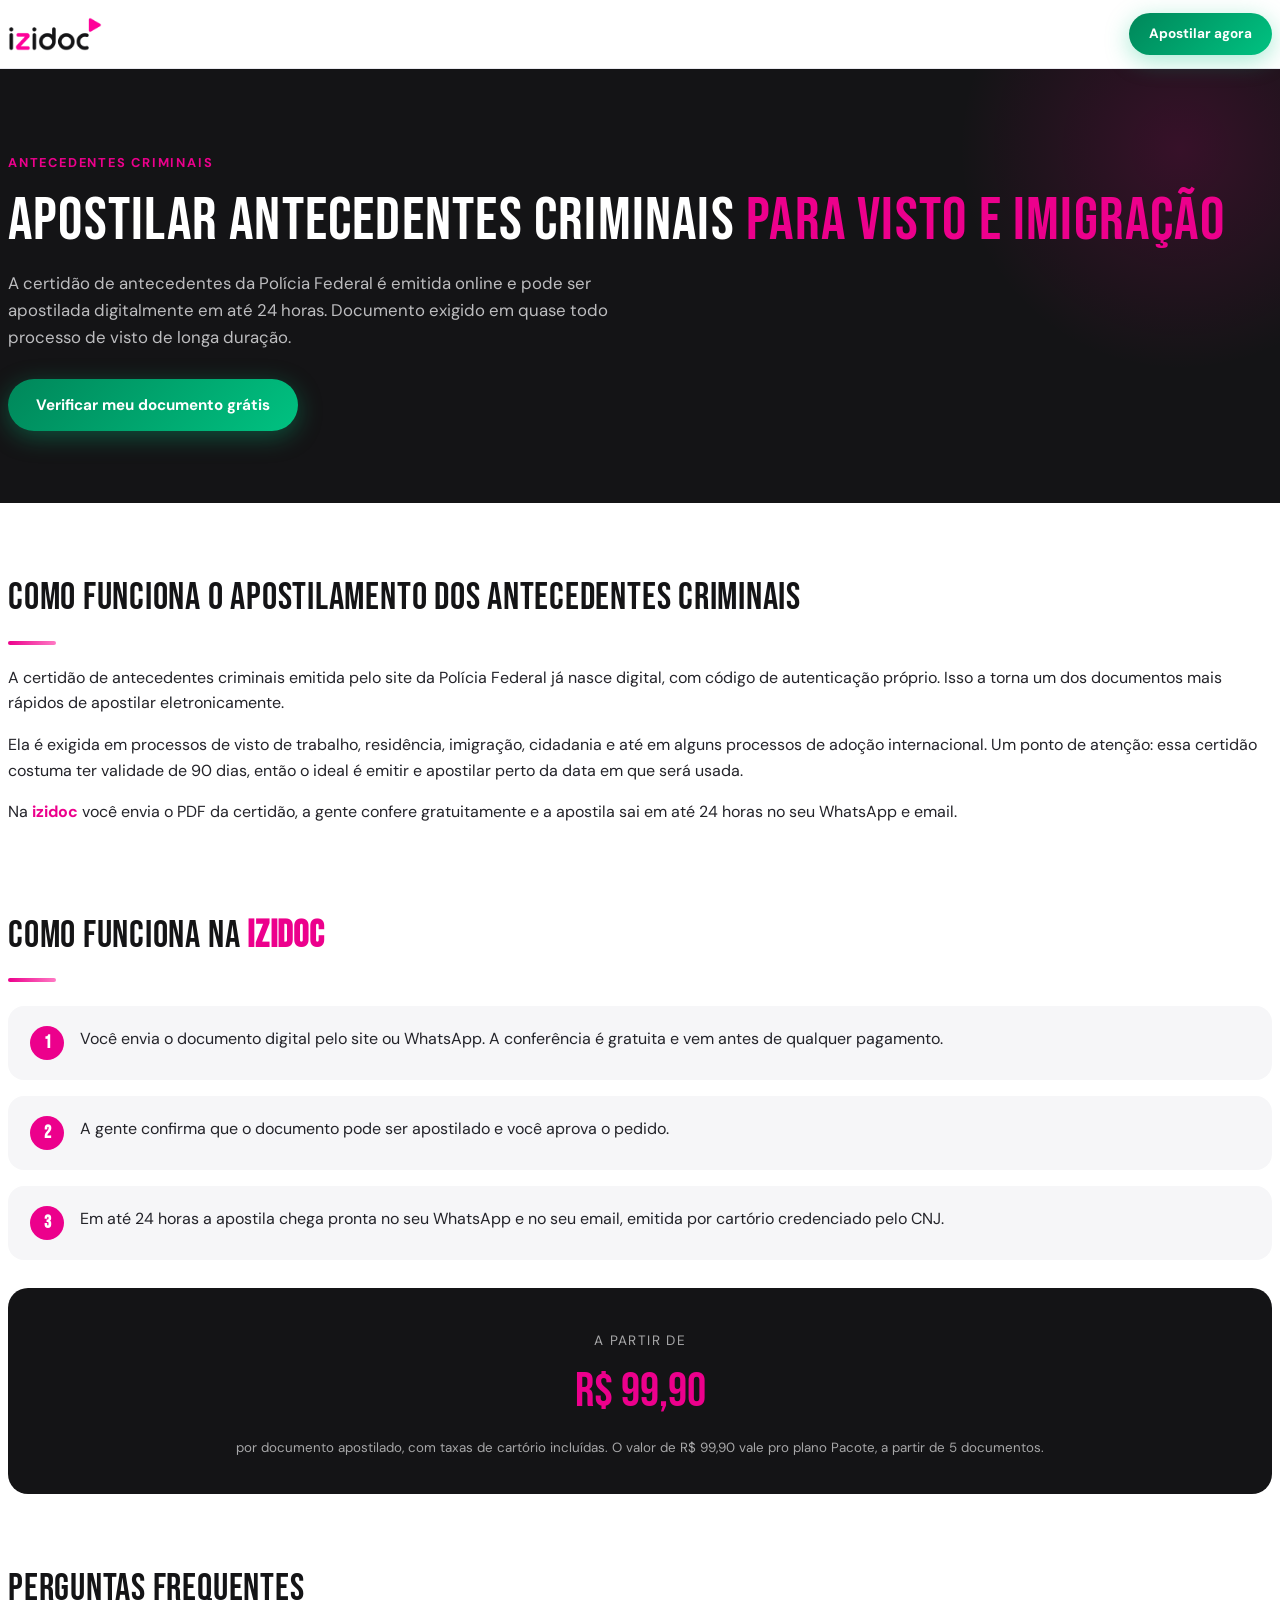
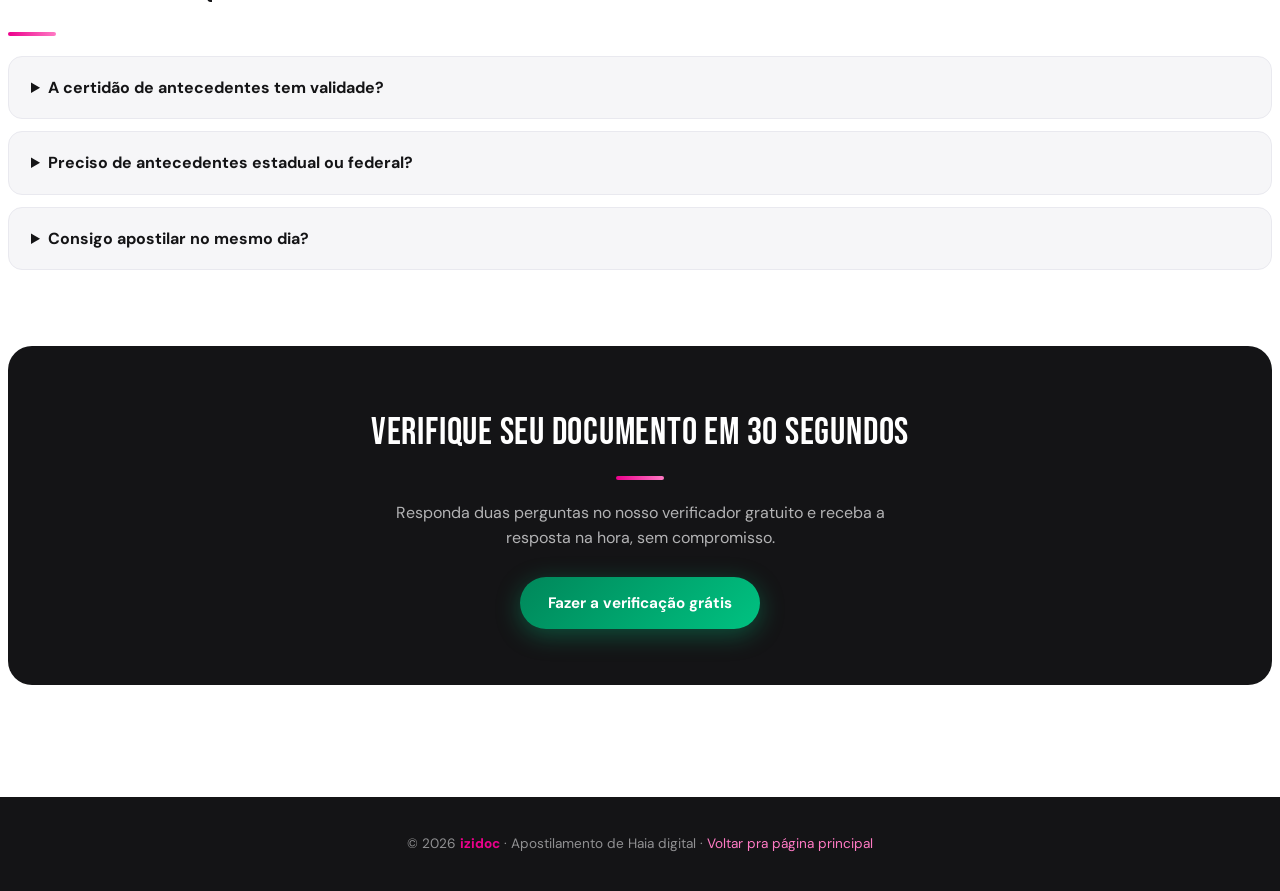
<file: apostilar-antecedentes-criminais.html>
<!DOCTYPE html>
<html lang="pt-BR">
<head>
<meta charset="UTF-8">
<meta name="viewport" content="width=device-width, initial-scale=1.0">
<title>Apostilar Antecedentes Criminais Online em 24h | izidoc</title>
<meta name="description" content="Apostile sua certidão de antecedentes criminais da Polícia Federal em até 24 horas, 100% online. Apostila de Haia digital para visto, trabalho e imigração.">
<link rel="canonical" href="https://apostilasimples.com.br/apostilar-antecedentes-criminais.html">
<meta name="theme-color" content="#141416">
<link rel="icon" type="image/png" href="favicon.png">
<meta property="og:type" content="website">
<meta property="og:locale" content="pt_BR">
<meta property="og:site_name" content="izidoc">
<meta property="og:title" content="Apostilar Antecedentes Criminais Online em 24h | IZI DOC">
<meta property="og:description" content="Apostile sua certidão de antecedentes criminais da Polícia Federal em até 24 horas, 100% online. Apostila de Haia digital para visto, trabalho e imigração.">
<meta property="og:url" content="https://apostilasimples.com.br/apostilar-antecedentes-criminais.html">
<meta property="og:image" content="https://apostilasimples.com.br/og-image.png">
<link rel="preconnect" href="https://fonts.googleapis.com">
<link rel="preconnect" href="https://fonts.gstatic.com" crossorigin>
<link href="https://fonts.googleapis.com/css2?family=Bebas+Neue&family=DM+Sans:opsz,wght@9..40,300..700&display=swap" rel="stylesheet">
<script type="application/ld+json">{"@context": "https://schema.org", "@type": "FAQPage", "mainEntity": [{"@type": "Question", "name": "A certidão de antecedentes tem validade?", "acceptedAnswer": {"@type": "Answer", "text": "A certidão da Polícia Federal costuma ser aceita por 90 dias a partir da emissão. Por isso recomendamos emitir e apostilar próximo da data de uso."}}, {"@type": "Question", "name": "Preciso de antecedentes estadual ou federal?", "acceptedAnswer": {"@type": "Answer", "text": "Depende da exigência do país de destino. O mais comum em processos internacionais é a certidão da Polícia Federal, mas alguns processos pedem também a estadual. Confirme na exigência do seu processo ou pergunte pra gente."}}, {"@type": "Question", "name": "Consigo apostilar no mesmo dia?", "acceptedAnswer": {"@type": "Answer", "text": "O prazo médio é de até 24 horas após a confirmação do pedido. Casos urgentes podem ser tratados diretamente com o especialista no WhatsApp."}}]}</script>
<style>
:root{--navy:#141416;--navy2:#1C1C1F;--pink:#EC008C;--pinkl:#FF7AC4;--green:#00875A;--green-light:#00C281;--ice:#F6F6F8;--white:#FFF;--text:#232329;--muted:#6E6E78}
*{margin:0;padding:0;box-sizing:border-box}
body{font-family:'DM Sans',sans-serif;color:var(--text);background:var(--white);line-height:1.6}
.container{max-width:100%;margin:0 auto;padding:0 8px}
header{background:rgba(255,255,255,.94);backdrop-filter:blur(12px);position:sticky;top:0;z-index:50;border-bottom:1px solid #E9E9EF}
.header-inner{display:flex;align-items:center;justify-content:space-between;height:68px}
.logo img{height:34px;width:auto;display:block}
.btn{display:inline-flex;align-items:center;gap:8px;padding:14px 28px;border-radius:50px;font-weight:700;font-size:.95rem;text-decoration:none;transition:transform .2s,box-shadow .2s}
.btn:hover{transform:translateY(-2px)}
.btn-green{background:linear-gradient(135deg,var(--green),var(--green-light));color:var(--white);box-shadow:0 6px 24px rgba(0,194,129,.35)}
.btn-header{padding:10px 20px;font-size:.85rem}
.hero{background:var(--navy);color:var(--white);padding:80px 0 72px;position:relative;overflow:hidden}
.hero::after{content:'';position:absolute;width:480px;height:480px;border-radius:50%;background:radial-gradient(circle,rgba(236,0,140,.16),transparent 65%);top:-160px;right:-140px}
.hero .tag{color:var(--pink);font-size:.8rem;font-weight:700;letter-spacing:.14em;text-transform:uppercase}
.hero h1{font-family:'Bebas Neue',sans-serif;font-weight:400;font-size:clamp(2.4rem,5.5vw,3.8rem);letter-spacing:.02em;line-height:1.05;margin:14px 0 18px;position:relative;z-index:1}
.hero h1 em{font-style:normal;color:var(--pink)}
.hero p{color:rgba(246,246,248,.75);max-width:600px;font-size:1.05rem;position:relative;z-index:1}
.hero .btn{margin-top:28px;position:relative;z-index:1}
section{padding:64px 0}
h2{font-family:'Bebas Neue',sans-serif;font-weight:400;font-size:clamp(1.7rem,3.5vw,2.4rem);letter-spacing:.02em;color:var(--navy);margin-bottom:20px}
h2::after{content:'';display:block;width:48px;height:4px;border-radius:4px;background:linear-gradient(90deg,var(--pink),var(--pinkl));margin-top:12px}
.content p{margin-bottom:16px;color:var(--text)}
.content ul{margin:0 0 16px 22px}
.content li{margin-bottom:8px}
.steps{display:grid;gap:16px;margin-top:24px}
.step{display:flex;gap:16px;align-items:flex-start;background:var(--ice);border-radius:16px;padding:20px 22px}
.step b{width:34px;height:34px;border-radius:50%;background:var(--pink);color:#fff;display:grid;place-items:center;flex-shrink:0;font-family:'Bebas Neue',sans-serif;font-size:1.1rem}
.price-box{background:var(--navy);color:var(--white);border-radius:20px;padding:36px;text-align:center;margin-top:28px}
.price-box .val{font-family:'Bebas Neue',sans-serif;font-size:3rem;color:var(--pink)}
.price-box small{color:rgba(246,246,248,.65);display:block;margin-top:6px}
details{background:var(--ice);border:1px solid #E9E9EF;border-radius:14px;padding:18px 22px;margin-bottom:12px}
details[open]{border-color:var(--pink)}
summary{font-weight:700;cursor:pointer;color:var(--navy)}
details p{margin-top:12px;color:var(--muted)}
.cta-final{background:var(--navy);border-radius:24px;padding:56px 32px;text-align:center;color:var(--white)}
.cta-final h2{color:var(--white)}
.cta-final h2::after{margin:12px auto 0}
.cta-final p{color:rgba(246,246,248,.7);margin:0 auto 26px;max-width:520px}
footer{background:var(--navy);color:rgba(246,246,248,.55);padding:36px 0;text-align:center;font-size:.85rem;margin-top:48px}
footer a{color:var(--pinkl);text-decoration:none}
.brand-txt{color:#EC008C;font-weight:700}
</style>
</head>
<body>
<header>
  <div class="container header-inner">
    <a href="/" class="logo" aria-label="izidoc"><img src="logo-izidoc-dark.png" alt="izidoc"></a>
    <a href="https://wa.me/5511999999999?text=Oi!%20Quero%20apostilar%20antecedentes%20criminais." class="btn btn-green btn-header" target="_blank" rel="noopener">Apostilar agora</a>
  </div>
</header>

<div class="hero">
  <div class="container">
    <span class="tag">Antecedentes criminais</span>
    <h1>Apostilar antecedentes criminais <em>para visto e imigração</em></h1>
    <p>A certidão de antecedentes da Polícia Federal é emitida online e pode ser apostilada digitalmente em até 24 horas. Documento exigido em quase todo processo de visto de longa duração.</p>
    <a href="/#verificador" class="btn btn-green">Verificar meu documento grátis</a>
  </div>
</div>

<section>
  <div class="container content">
    <h2>Como funciona o apostilamento dos antecedentes criminais</h2>
    <p>A certidão de antecedentes criminais emitida pelo site da Polícia Federal já nasce digital, com código de autenticação próprio. Isso a torna um dos documentos mais rápidos de apostilar eletronicamente.</p>
<p>Ela é exigida em processos de visto de trabalho, residência, imigração, cidadania e até em alguns processos de adoção internacional. Um ponto de atenção: essa certidão costuma ter validade de 90 dias, então o ideal é emitir e apostilar perto da data em que será usada.</p>
<p>Na <span class="brand-txt">izidoc</span> você envia o PDF da certidão, a gente confere gratuitamente e a apostila sai em até 24 horas no seu WhatsApp e email.</p>
  </div>
</section>

<section style="padding-top:0">
  <div class="container">
    <h2>Como funciona na <span class="brand-txt">izidoc</span></h2>
    <div class="steps">
      <div class="step"><b>1</b><div>Você envia o documento digital pelo site ou WhatsApp. A conferência é gratuita e vem antes de qualquer pagamento.</div></div>
      <div class="step"><b>2</b><div>A gente confirma que o documento pode ser apostilado e você aprova o pedido.</div></div>
      <div class="step"><b>3</b><div>Em até 24 horas a apostila chega pronta no seu WhatsApp e no seu email, emitida por cartório credenciado pelo CNJ.</div></div>
    </div>
    <div class="price-box">
      <small style="display:block;font-size:.85rem;letter-spacing:.1em;text-transform:uppercase;color:rgba(246,246,248,.65);margin-bottom:2px">a partir de</small>
      <div class="val">R$ 99,90</div>
      <small>por documento apostilado, com taxas de cartório incluídas. O valor de R$ 99,90 vale pro plano Pacote, a partir de 5 documentos.</small>
    </div>
  </div>
</section>

<section style="padding-top:0">
  <div class="container">
    <h2>Perguntas frequentes</h2>
        <details><summary>A certidão de antecedentes tem validade?</summary><p>A certidão da Polícia Federal costuma ser aceita por 90 dias a partir da emissão. Por isso recomendamos emitir e apostilar próximo da data de uso.</p></details>
    <details><summary>Preciso de antecedentes estadual ou federal?</summary><p>Depende da exigência do país de destino. O mais comum em processos internacionais é a certidão da Polícia Federal, mas alguns processos pedem também a estadual. Confirme na exigência do seu processo ou pergunte pra gente.</p></details>
    <details><summary>Consigo apostilar no mesmo dia?</summary><p>O prazo médio é de até 24 horas após a confirmação do pedido. Casos urgentes podem ser tratados diretamente com o especialista no WhatsApp.</p></details>
  </div>
</section>

<section style="padding-top:0">
  <div class="container">
    <div class="cta-final">
      <h2>Verifique seu documento em 30 segundos</h2>
      <p>Responda duas perguntas no nosso verificador gratuito e receba a resposta na hora, sem compromisso.</p>
      <a href="/#verificador" class="btn btn-green">Fazer a verificação grátis</a>
    </div>
  </div>
</section>

<footer>
  <div class="container">
    © 2026 <span class="brand-txt">izidoc</span> · Apostilamento de Haia digital · <a href="/">Voltar pra página principal</a>
  </div>
</footer>
</body>
</html>
</file>
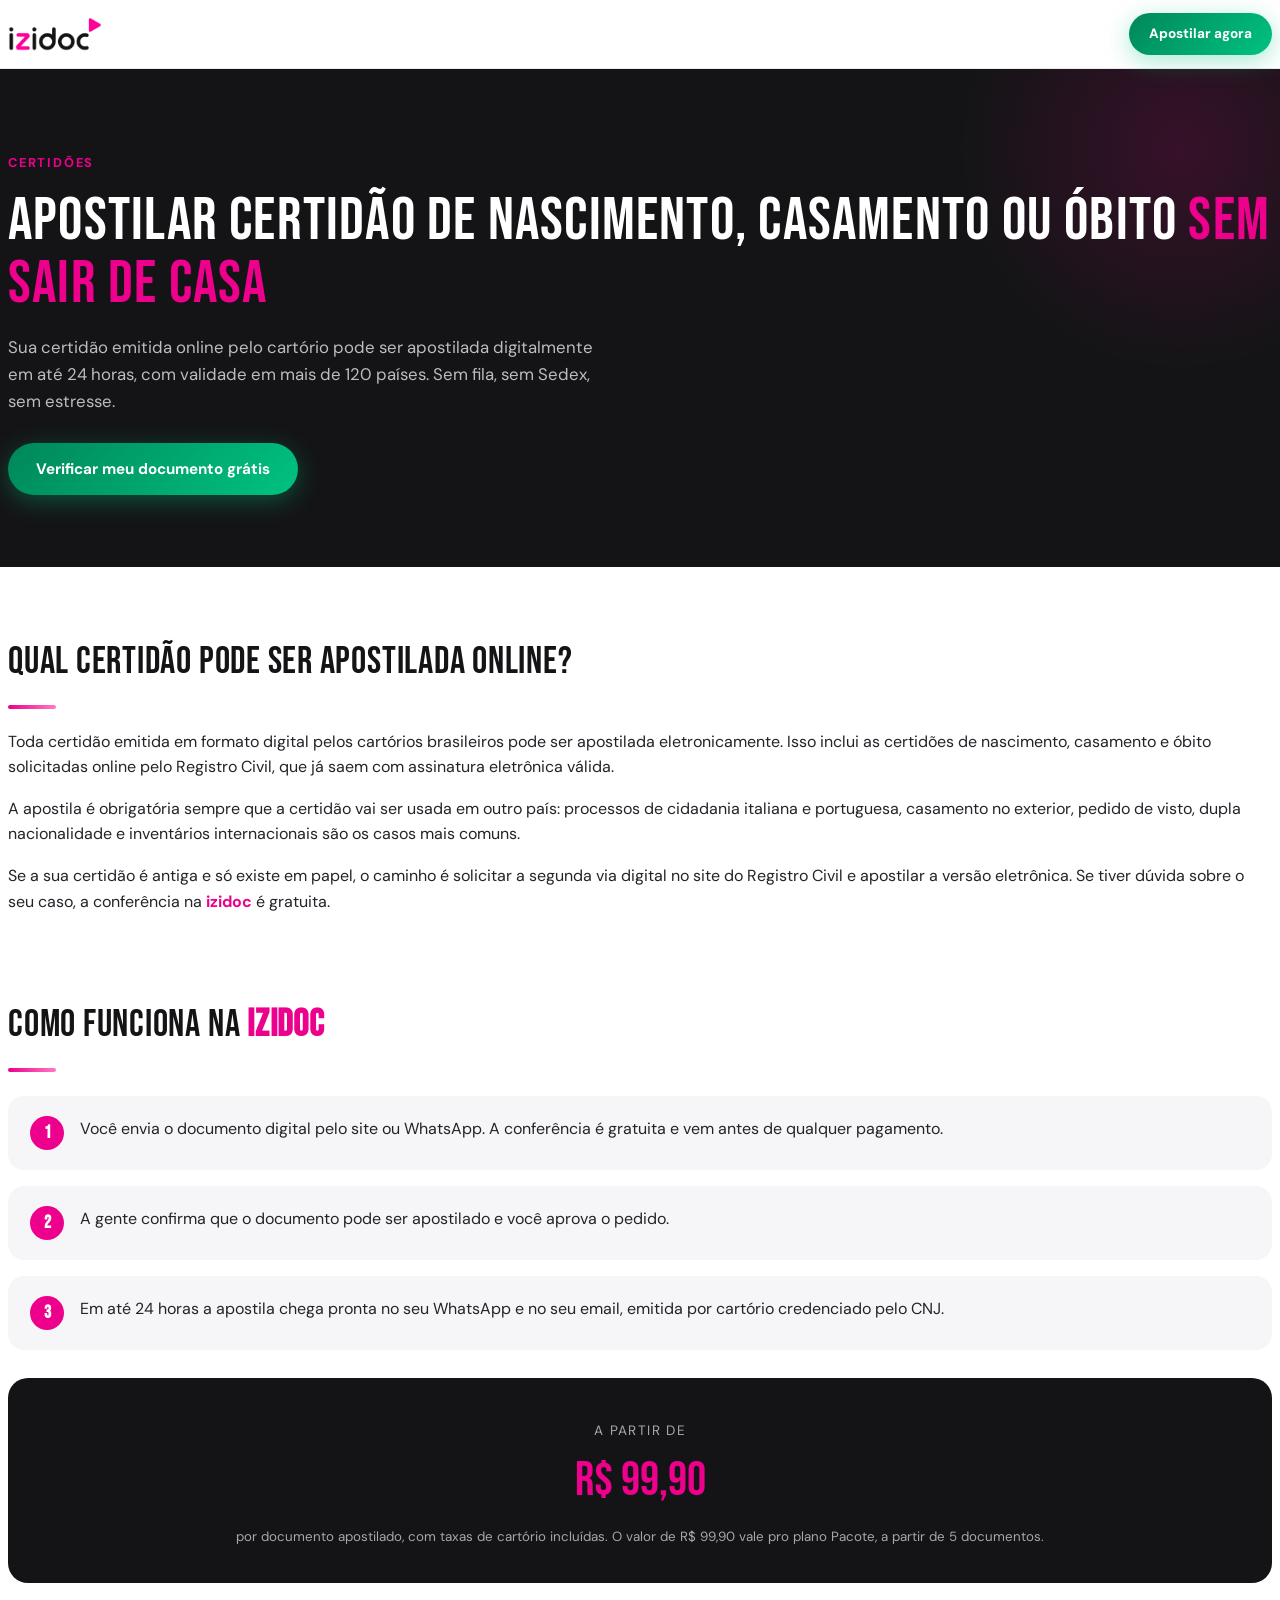
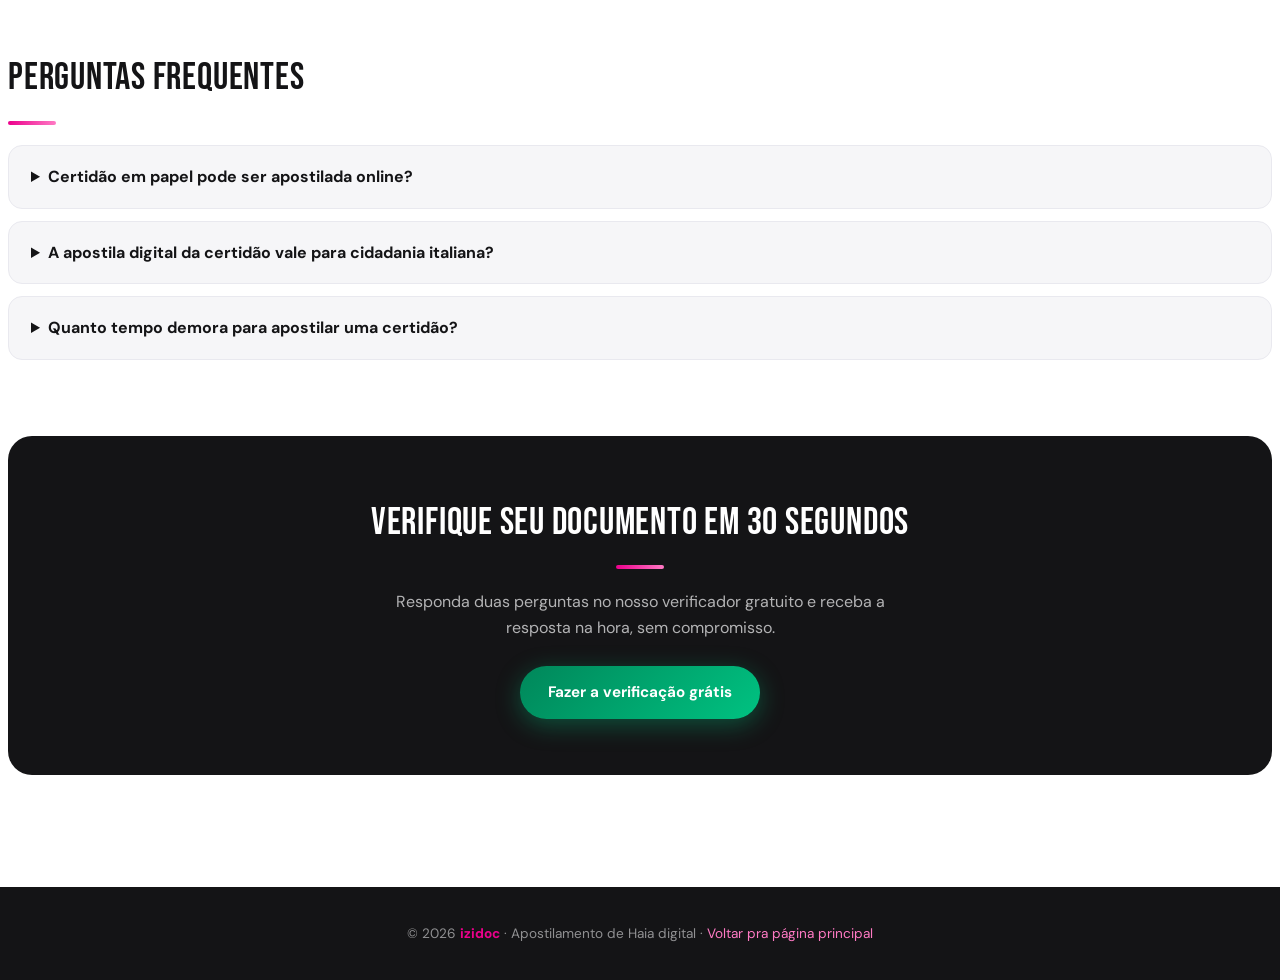
<file: apostilar-certidao.html>
<!DOCTYPE html>
<html lang="pt-BR">
<head>
<meta charset="UTF-8">
<meta name="viewport" content="width=device-width, initial-scale=1.0">
<title>Apostilar Certidão de Nascimento, Casamento ou Óbito Online | izidoc</title>
<meta name="description" content="Apostile sua certidão de nascimento, casamento ou óbito 100% online em até 24 horas. Apostila de Haia digital emitida por cartório credenciado pelo CNJ, válida em mais de 120 países.">
<link rel="canonical" href="https://apostilasimples.com.br/apostilar-certidao.html">
<meta name="theme-color" content="#141416">
<link rel="icon" type="image/png" href="favicon.png">
<meta property="og:type" content="website">
<meta property="og:locale" content="pt_BR">
<meta property="og:site_name" content="izidoc">
<meta property="og:title" content="Apostilar Certidão de Nascimento, Casamento ou Óbito Online | IZI DOC">
<meta property="og:description" content="Apostile sua certidão de nascimento, casamento ou óbito 100% online em até 24 horas. Apostila de Haia digital emitida por cartório credenciado pelo CNJ, válida em mais de 120 países.">
<meta property="og:url" content="https://apostilasimples.com.br/apostilar-certidao.html">
<meta property="og:image" content="https://apostilasimples.com.br/og-image.png">
<link rel="preconnect" href="https://fonts.googleapis.com">
<link rel="preconnect" href="https://fonts.gstatic.com" crossorigin>
<link href="https://fonts.googleapis.com/css2?family=Bebas+Neue&family=DM+Sans:opsz,wght@9..40,300..700&display=swap" rel="stylesheet">
<script type="application/ld+json">{"@context": "https://schema.org", "@type": "FAQPage", "mainEntity": [{"@type": "Question", "name": "Certidão em papel pode ser apostilada online?", "acceptedAnswer": {"@type": "Answer", "text": "Não diretamente. O caminho é solicitar a segunda via em formato digital no Registro Civil, que já sai com assinatura eletrônica, e apostilar essa versão. A IZI DOC orienta você nesse processo sem custo."}}, {"@type": "Question", "name": "A apostila digital da certidão vale para cidadania italiana?", "acceptedAnswer": {"@type": "Answer", "text": "Sim. A apostila eletrônica emitida por cartório credenciado pelo CNJ tem a mesma validade jurídica da versão em papel e é aceita nos processos de cidadania, inclusive na Itália e em Portugal."}}, {"@type": "Question", "name": "Quanto tempo demora para apostilar uma certidão?", "acceptedAnswer": {"@type": "Answer", "text": "O prazo médio na IZI DOC é de até 24 horas depois da confirmação do pedido, com entrega digital no seu WhatsApp e email."}}]}</script>
<style>
:root{--navy:#141416;--navy2:#1C1C1F;--pink:#EC008C;--pinkl:#FF7AC4;--green:#00875A;--green-light:#00C281;--ice:#F6F6F8;--white:#FFF;--text:#232329;--muted:#6E6E78}
*{margin:0;padding:0;box-sizing:border-box}
body{font-family:'DM Sans',sans-serif;color:var(--text);background:var(--white);line-height:1.6}
.container{max-width:100%;margin:0 auto;padding:0 8px}
header{background:rgba(255,255,255,.94);backdrop-filter:blur(12px);position:sticky;top:0;z-index:50;border-bottom:1px solid #E9E9EF}
.header-inner{display:flex;align-items:center;justify-content:space-between;height:68px}
.logo img{height:34px;width:auto;display:block}
.btn{display:inline-flex;align-items:center;gap:8px;padding:14px 28px;border-radius:50px;font-weight:700;font-size:.95rem;text-decoration:none;transition:transform .2s,box-shadow .2s}
.btn:hover{transform:translateY(-2px)}
.btn-green{background:linear-gradient(135deg,var(--green),var(--green-light));color:var(--white);box-shadow:0 6px 24px rgba(0,194,129,.35)}
.btn-header{padding:10px 20px;font-size:.85rem}
.hero{background:var(--navy);color:var(--white);padding:80px 0 72px;position:relative;overflow:hidden}
.hero::after{content:'';position:absolute;width:480px;height:480px;border-radius:50%;background:radial-gradient(circle,rgba(236,0,140,.16),transparent 65%);top:-160px;right:-140px}
.hero .tag{color:var(--pink);font-size:.8rem;font-weight:700;letter-spacing:.14em;text-transform:uppercase}
.hero h1{font-family:'Bebas Neue',sans-serif;font-weight:400;font-size:clamp(2.4rem,5.5vw,3.8rem);letter-spacing:.02em;line-height:1.05;margin:14px 0 18px;position:relative;z-index:1}
.hero h1 em{font-style:normal;color:var(--pink)}
.hero p{color:rgba(246,246,248,.75);max-width:600px;font-size:1.05rem;position:relative;z-index:1}
.hero .btn{margin-top:28px;position:relative;z-index:1}
section{padding:64px 0}
h2{font-family:'Bebas Neue',sans-serif;font-weight:400;font-size:clamp(1.7rem,3.5vw,2.4rem);letter-spacing:.02em;color:var(--navy);margin-bottom:20px}
h2::after{content:'';display:block;width:48px;height:4px;border-radius:4px;background:linear-gradient(90deg,var(--pink),var(--pinkl));margin-top:12px}
.content p{margin-bottom:16px;color:var(--text)}
.content ul{margin:0 0 16px 22px}
.content li{margin-bottom:8px}
.steps{display:grid;gap:16px;margin-top:24px}
.step{display:flex;gap:16px;align-items:flex-start;background:var(--ice);border-radius:16px;padding:20px 22px}
.step b{width:34px;height:34px;border-radius:50%;background:var(--pink);color:#fff;display:grid;place-items:center;flex-shrink:0;font-family:'Bebas Neue',sans-serif;font-size:1.1rem}
.price-box{background:var(--navy);color:var(--white);border-radius:20px;padding:36px;text-align:center;margin-top:28px}
.price-box .val{font-family:'Bebas Neue',sans-serif;font-size:3rem;color:var(--pink)}
.price-box small{color:rgba(246,246,248,.65);display:block;margin-top:6px}
details{background:var(--ice);border:1px solid #E9E9EF;border-radius:14px;padding:18px 22px;margin-bottom:12px}
details[open]{border-color:var(--pink)}
summary{font-weight:700;cursor:pointer;color:var(--navy)}
details p{margin-top:12px;color:var(--muted)}
.cta-final{background:var(--navy);border-radius:24px;padding:56px 32px;text-align:center;color:var(--white)}
.cta-final h2{color:var(--white)}
.cta-final h2::after{margin:12px auto 0}
.cta-final p{color:rgba(246,246,248,.7);margin:0 auto 26px;max-width:520px}
footer{background:var(--navy);color:rgba(246,246,248,.55);padding:36px 0;text-align:center;font-size:.85rem;margin-top:48px}
footer a{color:var(--pinkl);text-decoration:none}
.brand-txt{color:#EC008C;font-weight:700}
</style>
</head>
<body>
<header>
  <div class="container header-inner">
    <a href="/" class="logo" aria-label="izidoc"><img src="logo-izidoc-dark.png" alt="izidoc"></a>
    <a href="https://wa.me/5511999999999?text=Oi!%20Quero%20apostilar%20uma%20certid%C3%A3o." class="btn btn-green btn-header" target="_blank" rel="noopener">Apostilar agora</a>
  </div>
</header>

<div class="hero">
  <div class="container">
    <span class="tag">Certidões</span>
    <h1>Apostilar certidão de nascimento, casamento ou óbito <em>sem sair de casa</em></h1>
    <p>Sua certidão emitida online pelo cartório pode ser apostilada digitalmente em até 24 horas, com validade em mais de 120 países. Sem fila, sem Sedex, sem estresse.</p>
    <a href="/#verificador" class="btn btn-green">Verificar meu documento grátis</a>
  </div>
</div>

<section>
  <div class="container content">
    <h2>Qual certidão pode ser apostilada online?</h2>
    <p>Toda certidão emitida em formato digital pelos cartórios brasileiros pode ser apostilada eletronicamente. Isso inclui as certidões de nascimento, casamento e óbito solicitadas online pelo Registro Civil, que já saem com assinatura eletrônica válida.</p>
<p>A apostila é obrigatória sempre que a certidão vai ser usada em outro país: processos de cidadania italiana e portuguesa, casamento no exterior, pedido de visto, dupla nacionalidade e inventários internacionais são os casos mais comuns.</p>
<p>Se a sua certidão é antiga e só existe em papel, o caminho é solicitar a segunda via digital no site do Registro Civil e apostilar a versão eletrônica. Se tiver dúvida sobre o seu caso, a conferência na <span class="brand-txt">izidoc</span> é gratuita.</p>
  </div>
</section>

<section style="padding-top:0">
  <div class="container">
    <h2>Como funciona na <span class="brand-txt">izidoc</span></h2>
    <div class="steps">
      <div class="step"><b>1</b><div>Você envia o documento digital pelo site ou WhatsApp. A conferência é gratuita e vem antes de qualquer pagamento.</div></div>
      <div class="step"><b>2</b><div>A gente confirma que o documento pode ser apostilado e você aprova o pedido.</div></div>
      <div class="step"><b>3</b><div>Em até 24 horas a apostila chega pronta no seu WhatsApp e no seu email, emitida por cartório credenciado pelo CNJ.</div></div>
    </div>
    <div class="price-box">
      <small style="display:block;font-size:.85rem;letter-spacing:.1em;text-transform:uppercase;color:rgba(246,246,248,.65);margin-bottom:2px">a partir de</small>
      <div class="val">R$ 99,90</div>
      <small>por documento apostilado, com taxas de cartório incluídas. O valor de R$ 99,90 vale pro plano Pacote, a partir de 5 documentos.</small>
    </div>
  </div>
</section>

<section style="padding-top:0">
  <div class="container">
    <h2>Perguntas frequentes</h2>
        <details><summary>Certidão em papel pode ser apostilada online?</summary><p>Não diretamente. O caminho é solicitar a segunda via em formato digital no Registro Civil, que já sai com assinatura eletrônica, e apostilar essa versão. A <span class="brand-txt">izidoc</span> orienta você nesse processo sem custo.</p></details>
    <details><summary>A apostila digital da certidão vale para cidadania italiana?</summary><p>Sim. A apostila eletrônica emitida por cartório credenciado pelo CNJ tem a mesma validade jurídica da versão em papel e é aceita nos processos de cidadania, inclusive na Itália e em Portugal.</p></details>
    <details><summary>Quanto tempo demora para apostilar uma certidão?</summary><p>O prazo médio na <span class="brand-txt">izidoc</span> é de até 24 horas depois da confirmação do pedido, com entrega digital no seu WhatsApp e email.</p></details>
  </div>
</section>

<section style="padding-top:0">
  <div class="container">
    <div class="cta-final">
      <h2>Verifique seu documento em 30 segundos</h2>
      <p>Responda duas perguntas no nosso verificador gratuito e receba a resposta na hora, sem compromisso.</p>
      <a href="/#verificador" class="btn btn-green">Fazer a verificação grátis</a>
    </div>
  </div>
</section>

<footer>
  <div class="container">
    © 2026 <span class="brand-txt">izidoc</span> · Apostilamento de Haia digital · <a href="/">Voltar pra página principal</a>
  </div>
</footer>
</body>
</html>
</file>
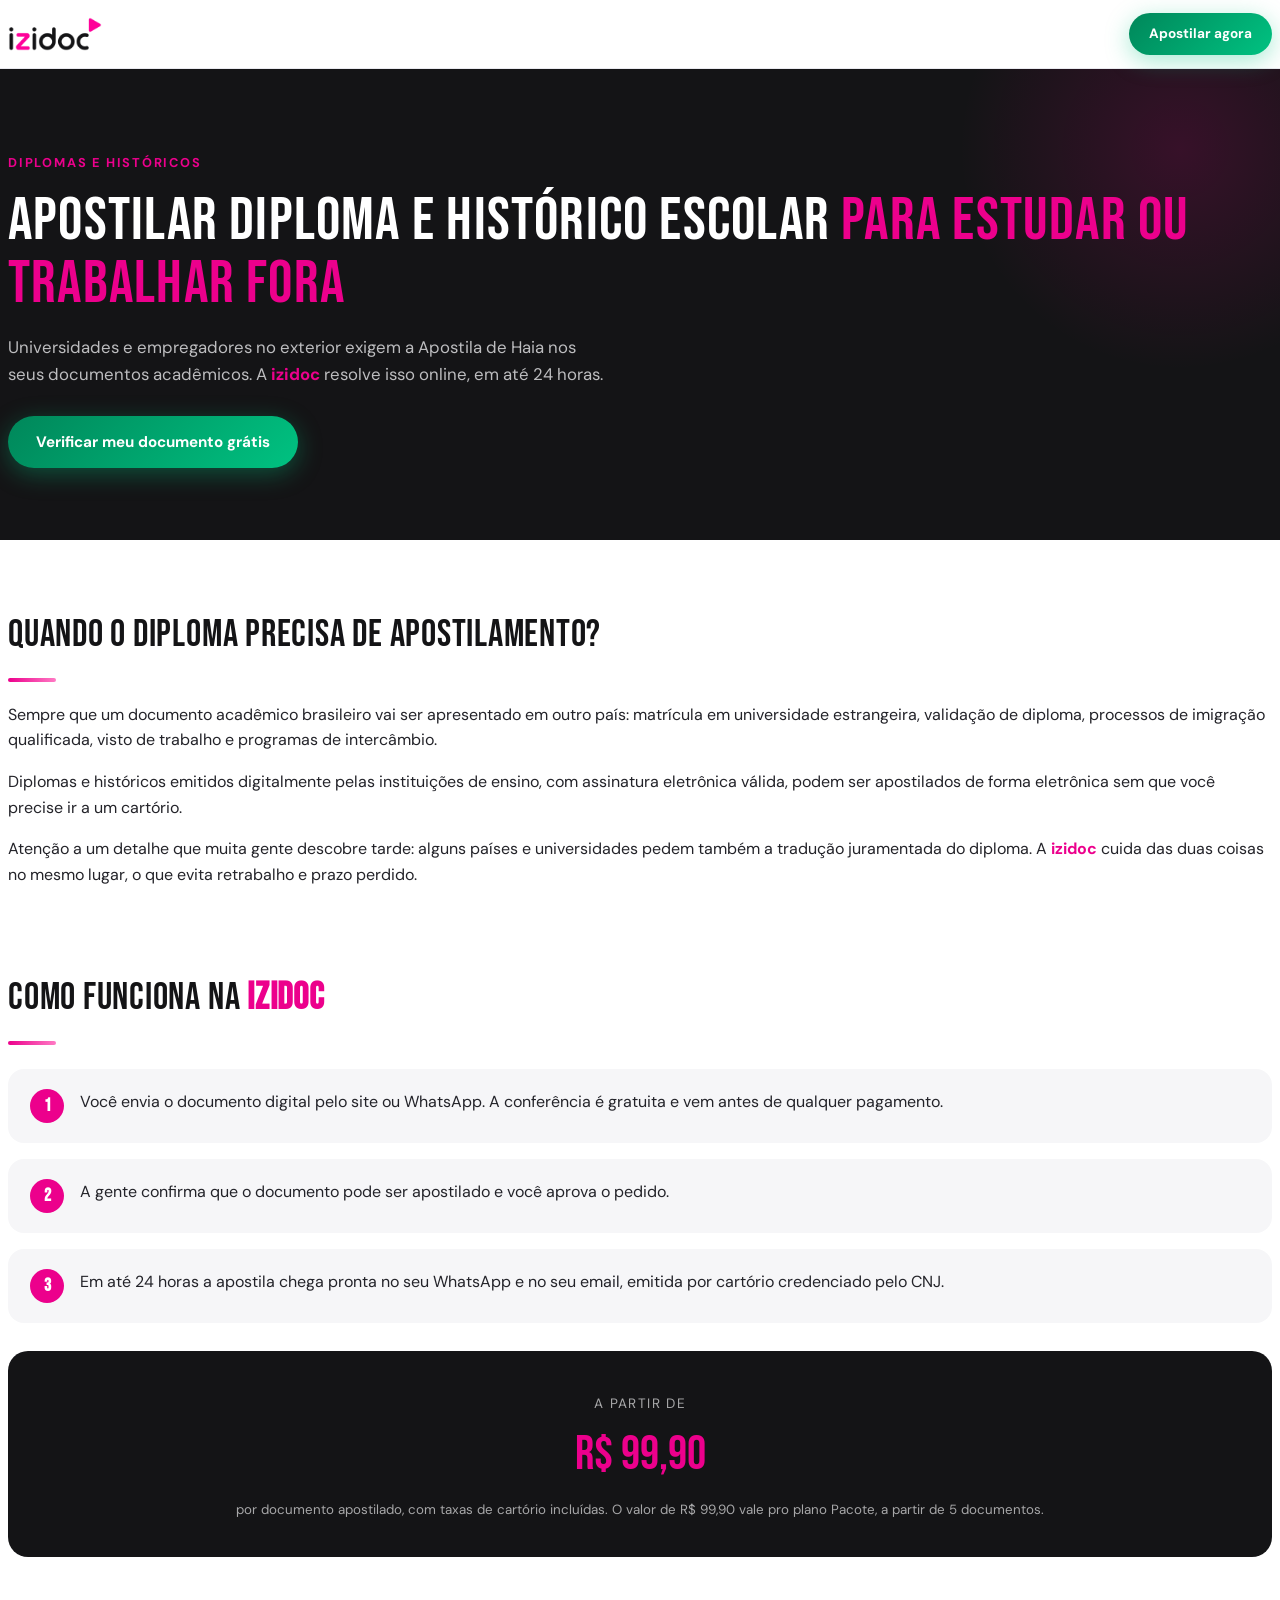
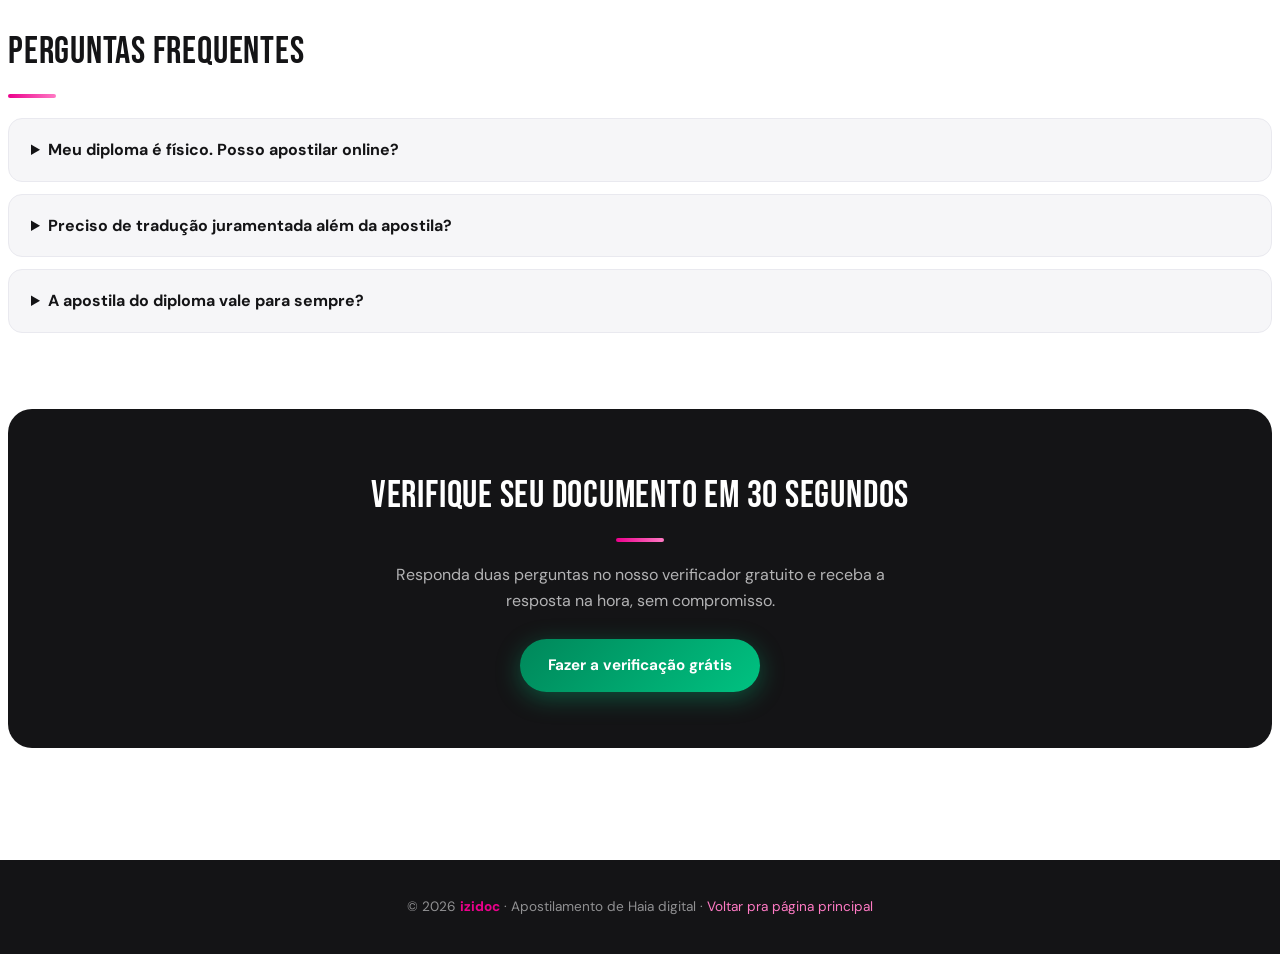
<file: apostilar-diploma.html>
<!DOCTYPE html>
<html lang="pt-BR">
<head>
<meta charset="UTF-8">
<meta name="viewport" content="width=device-width, initial-scale=1.0">
<title>Apostilar Diploma e Histórico Escolar Online em 24h | izidoc</title>
<meta name="description" content="Apostile seu diploma ou histórico escolar digital em até 24 horas, 100% online. Apostila de Haia válida para estudar e trabalhar em mais de 120 países.">
<link rel="canonical" href="https://apostilasimples.com.br/apostilar-diploma.html">
<meta name="theme-color" content="#141416">
<link rel="icon" type="image/png" href="favicon.png">
<meta property="og:type" content="website">
<meta property="og:locale" content="pt_BR">
<meta property="og:site_name" content="izidoc">
<meta property="og:title" content="Apostilar Diploma e Histórico Escolar Online em 24h | IZI DOC">
<meta property="og:description" content="Apostile seu diploma ou histórico escolar digital em até 24 horas, 100% online. Apostila de Haia válida para estudar e trabalhar em mais de 120 países.">
<meta property="og:url" content="https://apostilasimples.com.br/apostilar-diploma.html">
<meta property="og:image" content="https://apostilasimples.com.br/og-image.png">
<link rel="preconnect" href="https://fonts.googleapis.com">
<link rel="preconnect" href="https://fonts.gstatic.com" crossorigin>
<link href="https://fonts.googleapis.com/css2?family=Bebas+Neue&family=DM+Sans:opsz,wght@9..40,300..700&display=swap" rel="stylesheet">
<script type="application/ld+json">{"@context": "https://schema.org", "@type": "FAQPage", "mainEntity": [{"@type": "Question", "name": "Meu diploma é físico. Posso apostilar online?", "acceptedAnswer": {"@type": "Answer", "text": "Se a sua instituição emite a versão digital com assinatura eletrônica, sim. Muitas universidades já oferecem o diploma digital. Se a sua ainda não oferece, fale com a gente que orientamos o caminho."}}, {"@type": "Question", "name": "Preciso de tradução juramentada além da apostila?", "acceptedAnswer": {"@type": "Answer", "text": "Depende do país e da instituição de destino. Muitos exigem as duas coisas. A IZI DOC oferece apostilamento e tradução juramentada no mesmo pedido."}}, {"@type": "Question", "name": "A apostila do diploma vale para sempre?", "acceptedAnswer": {"@type": "Answer", "text": "A apostila não tem prazo de validade próprio. Ela permanece válida enquanto o documento apostilado for válido para o fim a que se destina."}}]}</script>
<style>
:root{--navy:#141416;--navy2:#1C1C1F;--pink:#EC008C;--pinkl:#FF7AC4;--green:#00875A;--green-light:#00C281;--ice:#F6F6F8;--white:#FFF;--text:#232329;--muted:#6E6E78}
*{margin:0;padding:0;box-sizing:border-box}
body{font-family:'DM Sans',sans-serif;color:var(--text);background:var(--white);line-height:1.6}
.container{max-width:100%;margin:0 auto;padding:0 8px}
header{background:rgba(255,255,255,.94);backdrop-filter:blur(12px);position:sticky;top:0;z-index:50;border-bottom:1px solid #E9E9EF}
.header-inner{display:flex;align-items:center;justify-content:space-between;height:68px}
.logo img{height:34px;width:auto;display:block}
.btn{display:inline-flex;align-items:center;gap:8px;padding:14px 28px;border-radius:50px;font-weight:700;font-size:.95rem;text-decoration:none;transition:transform .2s,box-shadow .2s}
.btn:hover{transform:translateY(-2px)}
.btn-green{background:linear-gradient(135deg,var(--green),var(--green-light));color:var(--white);box-shadow:0 6px 24px rgba(0,194,129,.35)}
.btn-header{padding:10px 20px;font-size:.85rem}
.hero{background:var(--navy);color:var(--white);padding:80px 0 72px;position:relative;overflow:hidden}
.hero::after{content:'';position:absolute;width:480px;height:480px;border-radius:50%;background:radial-gradient(circle,rgba(236,0,140,.16),transparent 65%);top:-160px;right:-140px}
.hero .tag{color:var(--pink);font-size:.8rem;font-weight:700;letter-spacing:.14em;text-transform:uppercase}
.hero h1{font-family:'Bebas Neue',sans-serif;font-weight:400;font-size:clamp(2.4rem,5.5vw,3.8rem);letter-spacing:.02em;line-height:1.05;margin:14px 0 18px;position:relative;z-index:1}
.hero h1 em{font-style:normal;color:var(--pink)}
.hero p{color:rgba(246,246,248,.75);max-width:600px;font-size:1.05rem;position:relative;z-index:1}
.hero .btn{margin-top:28px;position:relative;z-index:1}
section{padding:64px 0}
h2{font-family:'Bebas Neue',sans-serif;font-weight:400;font-size:clamp(1.7rem,3.5vw,2.4rem);letter-spacing:.02em;color:var(--navy);margin-bottom:20px}
h2::after{content:'';display:block;width:48px;height:4px;border-radius:4px;background:linear-gradient(90deg,var(--pink),var(--pinkl));margin-top:12px}
.content p{margin-bottom:16px;color:var(--text)}
.content ul{margin:0 0 16px 22px}
.content li{margin-bottom:8px}
.steps{display:grid;gap:16px;margin-top:24px}
.step{display:flex;gap:16px;align-items:flex-start;background:var(--ice);border-radius:16px;padding:20px 22px}
.step b{width:34px;height:34px;border-radius:50%;background:var(--pink);color:#fff;display:grid;place-items:center;flex-shrink:0;font-family:'Bebas Neue',sans-serif;font-size:1.1rem}
.price-box{background:var(--navy);color:var(--white);border-radius:20px;padding:36px;text-align:center;margin-top:28px}
.price-box .val{font-family:'Bebas Neue',sans-serif;font-size:3rem;color:var(--pink)}
.price-box small{color:rgba(246,246,248,.65);display:block;margin-top:6px}
details{background:var(--ice);border:1px solid #E9E9EF;border-radius:14px;padding:18px 22px;margin-bottom:12px}
details[open]{border-color:var(--pink)}
summary{font-weight:700;cursor:pointer;color:var(--navy)}
details p{margin-top:12px;color:var(--muted)}
.cta-final{background:var(--navy);border-radius:24px;padding:56px 32px;text-align:center;color:var(--white)}
.cta-final h2{color:var(--white)}
.cta-final h2::after{margin:12px auto 0}
.cta-final p{color:rgba(246,246,248,.7);margin:0 auto 26px;max-width:520px}
footer{background:var(--navy);color:rgba(246,246,248,.55);padding:36px 0;text-align:center;font-size:.85rem;margin-top:48px}
footer a{color:var(--pinkl);text-decoration:none}
.brand-txt{color:#EC008C;font-weight:700}
</style>
</head>
<body>
<header>
  <div class="container header-inner">
    <a href="/" class="logo" aria-label="izidoc"><img src="logo-izidoc-dark.png" alt="izidoc"></a>
    <a href="https://wa.me/5511999999999?text=Oi!%20Quero%20apostilar%20um%20diploma." class="btn btn-green btn-header" target="_blank" rel="noopener">Apostilar agora</a>
  </div>
</header>

<div class="hero">
  <div class="container">
    <span class="tag">Diplomas e históricos</span>
    <h1>Apostilar diploma e histórico escolar <em>para estudar ou trabalhar fora</em></h1>
    <p>Universidades e empregadores no exterior exigem a Apostila de Haia nos seus documentos acadêmicos. A <span class="brand-txt">izidoc</span> resolve isso online, em até 24 horas.</p>
    <a href="/#verificador" class="btn btn-green">Verificar meu documento grátis</a>
  </div>
</div>

<section>
  <div class="container content">
    <h2>Quando o diploma precisa de apostilamento?</h2>
    <p>Sempre que um documento acadêmico brasileiro vai ser apresentado em outro país: matrícula em universidade estrangeira, validação de diploma, processos de imigração qualificada, visto de trabalho e programas de intercâmbio.</p>
<p>Diplomas e históricos emitidos digitalmente pelas instituições de ensino, com assinatura eletrônica válida, podem ser apostilados de forma eletrônica sem que você precise ir a um cartório.</p>
<p>Atenção a um detalhe que muita gente descobre tarde: alguns países e universidades pedem também a tradução juramentada do diploma. A <span class="brand-txt">izidoc</span> cuida das duas coisas no mesmo lugar, o que evita retrabalho e prazo perdido.</p>
  </div>
</section>

<section style="padding-top:0">
  <div class="container">
    <h2>Como funciona na <span class="brand-txt">izidoc</span></h2>
    <div class="steps">
      <div class="step"><b>1</b><div>Você envia o documento digital pelo site ou WhatsApp. A conferência é gratuita e vem antes de qualquer pagamento.</div></div>
      <div class="step"><b>2</b><div>A gente confirma que o documento pode ser apostilado e você aprova o pedido.</div></div>
      <div class="step"><b>3</b><div>Em até 24 horas a apostila chega pronta no seu WhatsApp e no seu email, emitida por cartório credenciado pelo CNJ.</div></div>
    </div>
    <div class="price-box">
      <small style="display:block;font-size:.85rem;letter-spacing:.1em;text-transform:uppercase;color:rgba(246,246,248,.65);margin-bottom:2px">a partir de</small>
      <div class="val">R$ 99,90</div>
      <small>por documento apostilado, com taxas de cartório incluídas. O valor de R$ 99,90 vale pro plano Pacote, a partir de 5 documentos.</small>
    </div>
  </div>
</section>

<section style="padding-top:0">
  <div class="container">
    <h2>Perguntas frequentes</h2>
        <details><summary>Meu diploma é físico. Posso apostilar online?</summary><p>Se a sua instituição emite a versão digital com assinatura eletrônica, sim. Muitas universidades já oferecem o diploma digital. Se a sua ainda não oferece, fale com a gente que orientamos o caminho.</p></details>
    <details><summary>Preciso de tradução juramentada além da apostila?</summary><p>Depende do país e da instituição de destino. Muitos exigem as duas coisas. A <span class="brand-txt">izidoc</span> oferece apostilamento e tradução juramentada no mesmo pedido.</p></details>
    <details><summary>A apostila do diploma vale para sempre?</summary><p>A apostila não tem prazo de validade próprio. Ela permanece válida enquanto o documento apostilado for válido para o fim a que se destina.</p></details>
  </div>
</section>

<section style="padding-top:0">
  <div class="container">
    <div class="cta-final">
      <h2>Verifique seu documento em 30 segundos</h2>
      <p>Responda duas perguntas no nosso verificador gratuito e receba a resposta na hora, sem compromisso.</p>
      <a href="/#verificador" class="btn btn-green">Fazer a verificação grátis</a>
    </div>
  </div>
</section>

<footer>
  <div class="container">
    © 2026 <span class="brand-txt">izidoc</span> · Apostilamento de Haia digital · <a href="/">Voltar pra página principal</a>
  </div>
</footer>
</body>
</html>
</file>
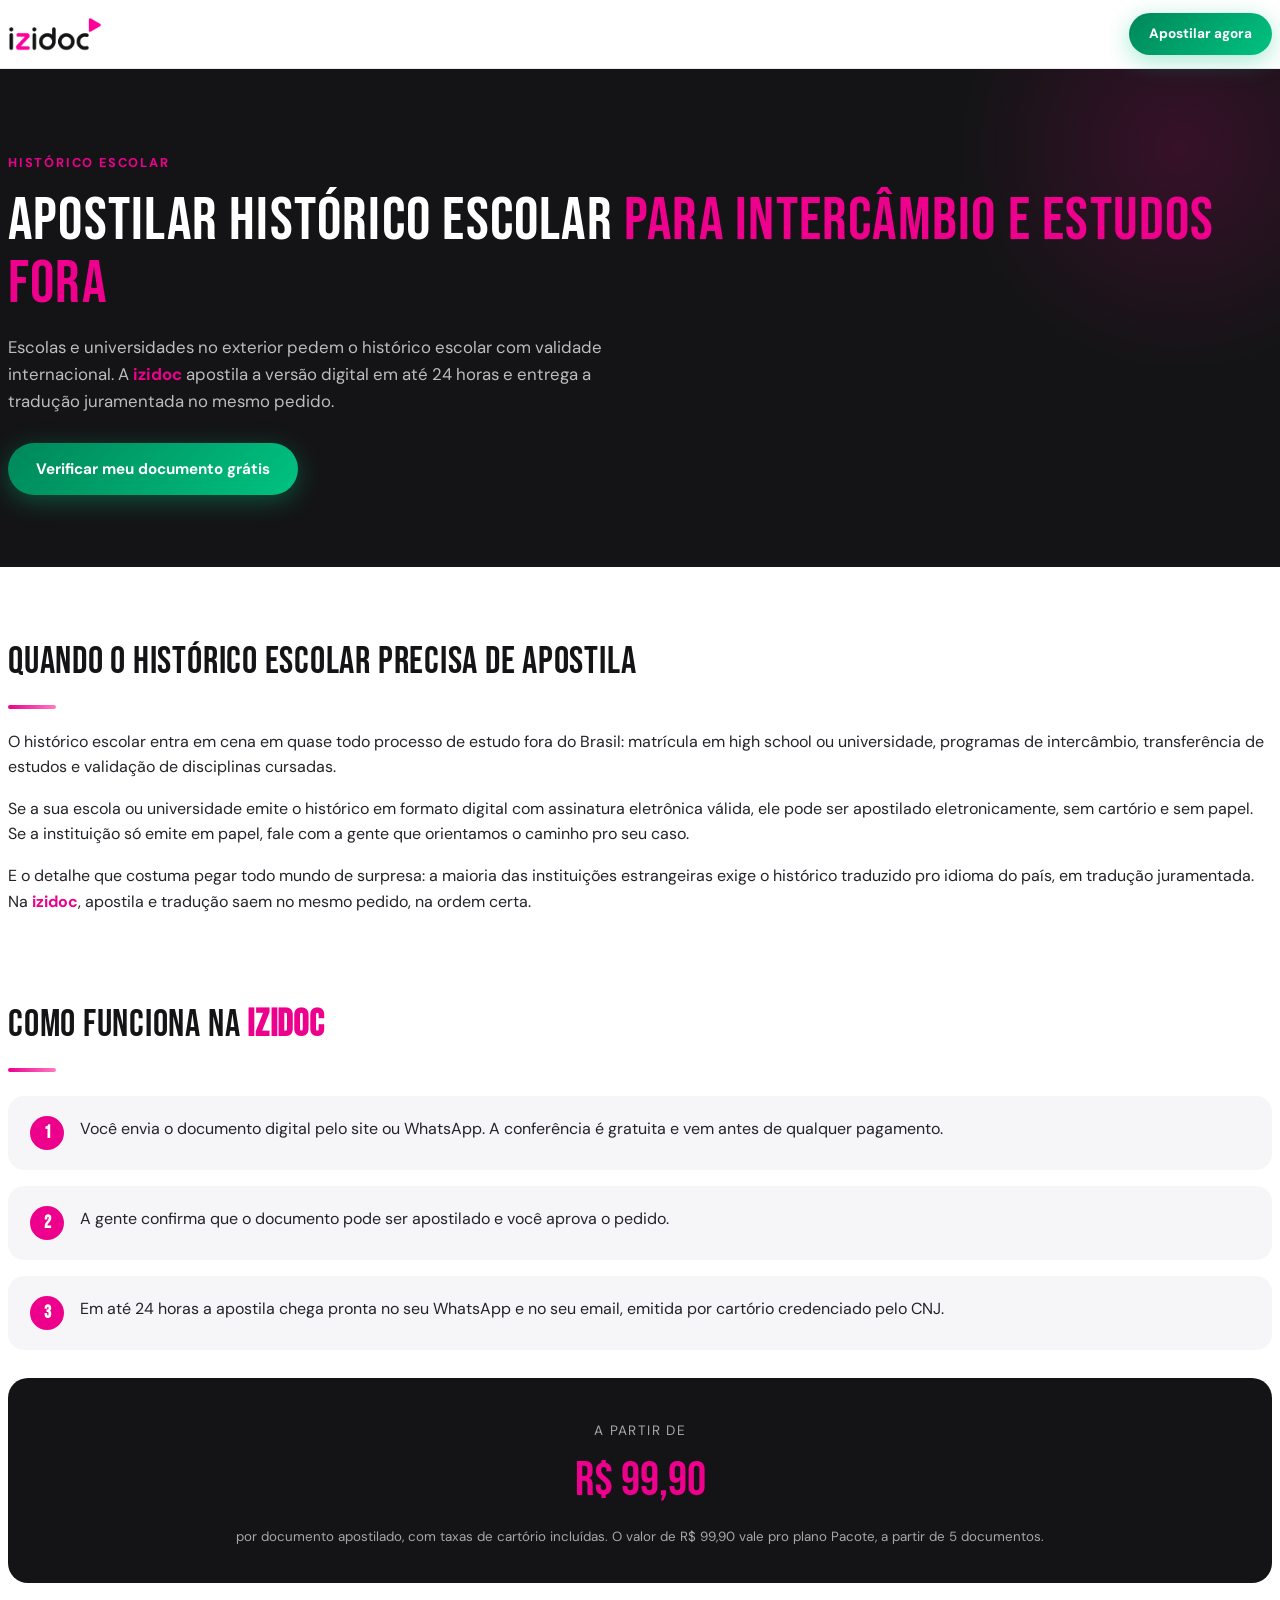
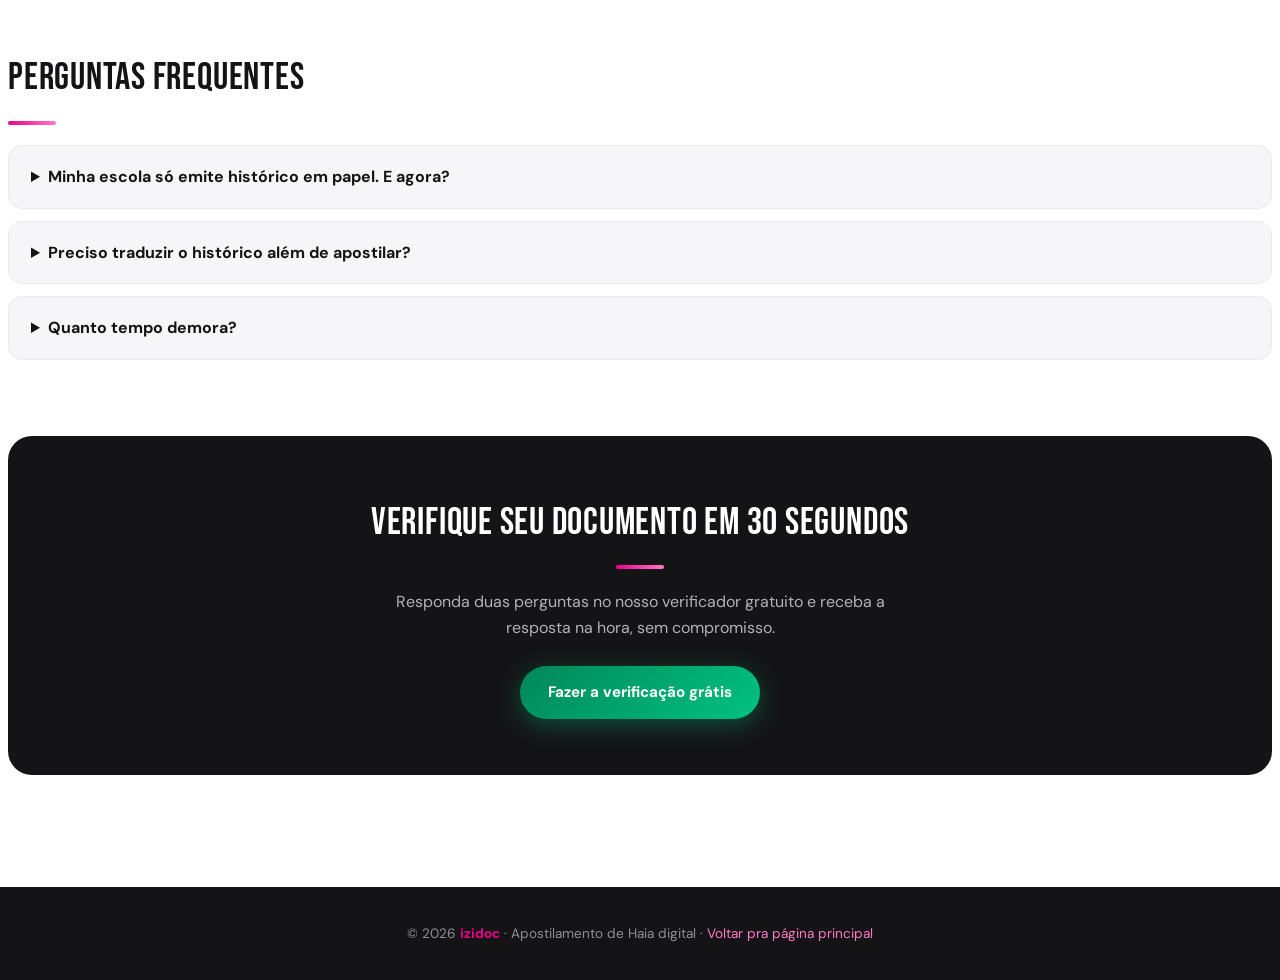
<file: apostilar-historico-escolar.html>
<!DOCTYPE html>
<html lang="pt-BR">
<head>
<meta charset="UTF-8">
<meta name="viewport" content="width=device-width, initial-scale=1.0">
<title>Apostilar Histórico Escolar Online em 24h | izidoc</title>
<meta name="description" content="Apostile seu histórico escolar digital em até 24 horas, 100% online. Apostila de Haia para intercâmbio, matrícula em universidades no exterior e validação de estudos, com tradução juramentada no mesmo pedido.">
<link rel="canonical" href="https://apostilasimples.com.br/apostilar-historico-escolar.html">
<meta name="theme-color" content="#141416">
<link rel="icon" type="image/png" href="favicon.png">
<meta property="og:type" content="website">
<meta property="og:locale" content="pt_BR">
<meta property="og:site_name" content="izidoc">
<meta property="og:title" content="Apostilar Histórico Escolar Online em 24h | IZI DOC">
<meta property="og:description" content="Apostile seu histórico escolar digital em até 24 horas, 100% online. Apostila de Haia para intercâmbio, matrícula em universidades no exterior e validação de estudos, com tradução juramentada no mesmo pedido.">
<meta property="og:url" content="https://apostilasimples.com.br/apostilar-historico-escolar.html">
<meta property="og:image" content="https://apostilasimples.com.br/og-image.png">
<link rel="preconnect" href="https://fonts.googleapis.com">
<link rel="preconnect" href="https://fonts.gstatic.com" crossorigin>
<link href="https://fonts.googleapis.com/css2?family=Bebas+Neue&family=DM+Sans:opsz,wght@9..40,300..700&display=swap" rel="stylesheet">
<script type="application/ld+json">{"@context": "https://schema.org", "@type": "FAQPage", "mainEntity": [{"@type": "Question", "name": "Minha escola só emite histórico em papel. E agora?", "acceptedAnswer": {"@type": "Answer", "text": "Muitas instituições já oferecem a versão digital com assinatura eletrônica, basta solicitar na secretaria. Se a sua realmente não oferece, fale com a gente pelo WhatsApp que orientamos a alternativa pro seu caso, sem custo."}}, {"@type": "Question", "name": "Preciso traduzir o histórico além de apostilar?", "acceptedAnswer": {"@type": "Answer", "text": "Na grande maioria dos casos, sim. Instituições estrangeiras costumam exigir a tradução juramentada pro idioma do país de destino. A IZI DOC entrega apostila e tradução no mesmo pedido."}}, {"@type": "Question", "name": "Quanto tempo demora?", "acceptedAnswer": {"@type": "Answer", "text": "O apostilamento sai em até 24 horas depois da confirmação do pedido. Com tradução juramentada, o prazo total depende do tamanho do documento e do idioma, e você recebe a estimativa antes de fechar."}}]}</script>
<style>
:root{--navy:#141416;--navy2:#1C1C1F;--pink:#EC008C;--pinkl:#FF7AC4;--green:#00875A;--green-light:#00C281;--ice:#F6F6F8;--white:#FFF;--text:#232329;--muted:#6E6E78}
*{margin:0;padding:0;box-sizing:border-box}
body{font-family:'DM Sans',sans-serif;color:var(--text);background:var(--white);line-height:1.6}
.container{max-width:100%;margin:0 auto;padding:0 8px}
header{background:rgba(255,255,255,.94);backdrop-filter:blur(12px);position:sticky;top:0;z-index:50;border-bottom:1px solid #E9E9EF}
.header-inner{display:flex;align-items:center;justify-content:space-between;height:68px}
.logo img{height:34px;width:auto;display:block}
.btn{display:inline-flex;align-items:center;gap:8px;padding:14px 28px;border-radius:50px;font-weight:700;font-size:.95rem;text-decoration:none;transition:transform .2s,box-shadow .2s}
.btn:hover{transform:translateY(-2px)}
.btn-green{background:linear-gradient(135deg,var(--green),var(--green-light));color:var(--white);box-shadow:0 6px 24px rgba(0,194,129,.35)}
.btn-header{padding:10px 20px;font-size:.85rem}
.hero{background:var(--navy);color:var(--white);padding:80px 0 72px;position:relative;overflow:hidden}
.hero::after{content:'';position:absolute;width:480px;height:480px;border-radius:50%;background:radial-gradient(circle,rgba(236,0,140,.16),transparent 65%);top:-160px;right:-140px}
.hero .tag{color:var(--pink);font-size:.8rem;font-weight:700;letter-spacing:.14em;text-transform:uppercase}
.hero h1{font-family:'Bebas Neue',sans-serif;font-weight:400;font-size:clamp(2.4rem,5.5vw,3.8rem);letter-spacing:.02em;line-height:1.05;margin:14px 0 18px;position:relative;z-index:1}
.hero h1 em{font-style:normal;color:var(--pink)}
.hero p{color:rgba(246,246,248,.75);max-width:600px;font-size:1.05rem;position:relative;z-index:1}
.hero .btn{margin-top:28px;position:relative;z-index:1}
section{padding:64px 0}
h2{font-family:'Bebas Neue',sans-serif;font-weight:400;font-size:clamp(1.7rem,3.5vw,2.4rem);letter-spacing:.02em;color:var(--navy);margin-bottom:20px}
h2::after{content:'';display:block;width:48px;height:4px;border-radius:4px;background:linear-gradient(90deg,var(--pink),var(--pinkl));margin-top:12px}
.content p{margin-bottom:16px;color:var(--text)}
.content ul{margin:0 0 16px 22px}
.content li{margin-bottom:8px}
.steps{display:grid;gap:16px;margin-top:24px}
.step{display:flex;gap:16px;align-items:flex-start;background:var(--ice);border-radius:16px;padding:20px 22px}
.step b{width:34px;height:34px;border-radius:50%;background:var(--pink);color:#fff;display:grid;place-items:center;flex-shrink:0;font-family:'Bebas Neue',sans-serif;font-size:1.1rem}
.price-box{background:var(--navy);color:var(--white);border-radius:20px;padding:36px;text-align:center;margin-top:28px}
.price-box .val{font-family:'Bebas Neue',sans-serif;font-size:3rem;color:var(--pink)}
.price-box small{color:rgba(246,246,248,.65);display:block;margin-top:6px}
details{background:var(--ice);border:1px solid #E9E9EF;border-radius:14px;padding:18px 22px;margin-bottom:12px}
details[open]{border-color:var(--pink)}
summary{font-weight:700;cursor:pointer;color:var(--navy)}
details p{margin-top:12px;color:var(--muted)}
.cta-final{background:var(--navy);border-radius:24px;padding:56px 32px;text-align:center;color:var(--white)}
.cta-final h2{color:var(--white)}
.cta-final h2::after{margin:12px auto 0}
.cta-final p{color:rgba(246,246,248,.7);margin:0 auto 26px;max-width:520px}
footer{background:var(--navy);color:rgba(246,246,248,.55);padding:36px 0;text-align:center;font-size:.85rem;margin-top:48px}
footer a{color:var(--pinkl);text-decoration:none}
.brand-txt{color:#EC008C;font-weight:700}
</style>
</head>
<body>
<header>
  <div class="container header-inner">
    <a href="/" class="logo" aria-label="izidoc"><img src="logo-izidoc-dark.png" alt="izidoc"></a>
    <a href="https://wa.me/5511999999999?text=Oi!%20Quero%20apostilar%20um%20hist%C3%B3rico%20escolar." class="btn btn-green btn-header" target="_blank" rel="noopener">Apostilar agora</a>
  </div>
</header>

<div class="hero">
  <div class="container">
    <span class="tag">Histórico escolar</span>
    <h1>Apostilar histórico escolar <em>para intercâmbio e estudos fora</em></h1>
    <p>Escolas e universidades no exterior pedem o histórico escolar com validade internacional. A <span class="brand-txt">izidoc</span> apostila a versão digital em até 24 horas e entrega a tradução juramentada no mesmo pedido.</p>
    <a href="/#verificador" class="btn btn-green">Verificar meu documento grátis</a>
  </div>
</div>

<section>
  <div class="container content">
    <h2>Quando o histórico escolar precisa de apostila</h2>
    <p>O histórico escolar entra em cena em quase todo processo de estudo fora do Brasil: matrícula em high school ou universidade, programas de intercâmbio, transferência de estudos e validação de disciplinas cursadas.</p>
<p>Se a sua escola ou universidade emite o histórico em formato digital com assinatura eletrônica válida, ele pode ser apostilado eletronicamente, sem cartório e sem papel. Se a instituição só emite em papel, fale com a gente que orientamos o caminho pro seu caso.</p>
<p>E o detalhe que costuma pegar todo mundo de surpresa: a maioria das instituições estrangeiras exige o histórico traduzido pro idioma do país, em tradução juramentada. Na <span class="brand-txt">izidoc</span>, apostila e tradução saem no mesmo pedido, na ordem certa.</p>
  </div>
</section>

<section style="padding-top:0">
  <div class="container">
    <h2>Como funciona na <span class="brand-txt">izidoc</span></h2>
    <div class="steps">
      <div class="step"><b>1</b><div>Você envia o documento digital pelo site ou WhatsApp. A conferência é gratuita e vem antes de qualquer pagamento.</div></div>
      <div class="step"><b>2</b><div>A gente confirma que o documento pode ser apostilado e você aprova o pedido.</div></div>
      <div class="step"><b>3</b><div>Em até 24 horas a apostila chega pronta no seu WhatsApp e no seu email, emitida por cartório credenciado pelo CNJ.</div></div>
    </div>
    <div class="price-box">
      <small style="display:block;font-size:.85rem;letter-spacing:.1em;text-transform:uppercase;color:rgba(246,246,248,.65);margin-bottom:2px">a partir de</small>
      <div class="val">R$ 99,90</div>
      <small>por documento apostilado, com taxas de cartório incluídas. O valor de R$ 99,90 vale pro plano Pacote, a partir de 5 documentos.</small>
    </div>
  </div>
</section>

<section style="padding-top:0">
  <div class="container">
    <h2>Perguntas frequentes</h2>
    <details><summary>Minha escola só emite histórico em papel. E agora?</summary><p>Muitas instituições já oferecem a versão digital com assinatura eletrônica, basta solicitar na secretaria. Se a sua realmente não oferece, fale com a gente pelo WhatsApp que orientamos a alternativa pro seu caso, sem custo.</p></details>
    <details><summary>Preciso traduzir o histórico além de apostilar?</summary><p>Na grande maioria dos casos, sim. Instituições estrangeiras costumam exigir a tradução juramentada pro idioma do país de destino. A <span class="brand-txt">izidoc</span> entrega apostila e tradução no mesmo pedido.</p></details>
    <details><summary>Quanto tempo demora?</summary><p>O apostilamento sai em até 24 horas depois da confirmação do pedido. Com tradução juramentada, o prazo total depende do tamanho do documento e do idioma, e você recebe a estimativa antes de fechar.</p></details>
  </div>
</section>

<section style="padding-top:0">
  <div class="container">
    <div class="cta-final">
      <h2>Verifique seu documento em 30 segundos</h2>
      <p>Responda duas perguntas no nosso verificador gratuito e receba a resposta na hora, sem compromisso.</p>
      <a href="/#verificador" class="btn btn-green">Fazer a verificação grátis</a>
    </div>
  </div>
</section>

<footer>
  <div class="container">
    © 2026 <span class="brand-txt">izidoc</span> · Apostilamento de Haia digital · <a href="/">Voltar pra página principal</a>
  </div>
</footer>
</body>
</html>
</file>
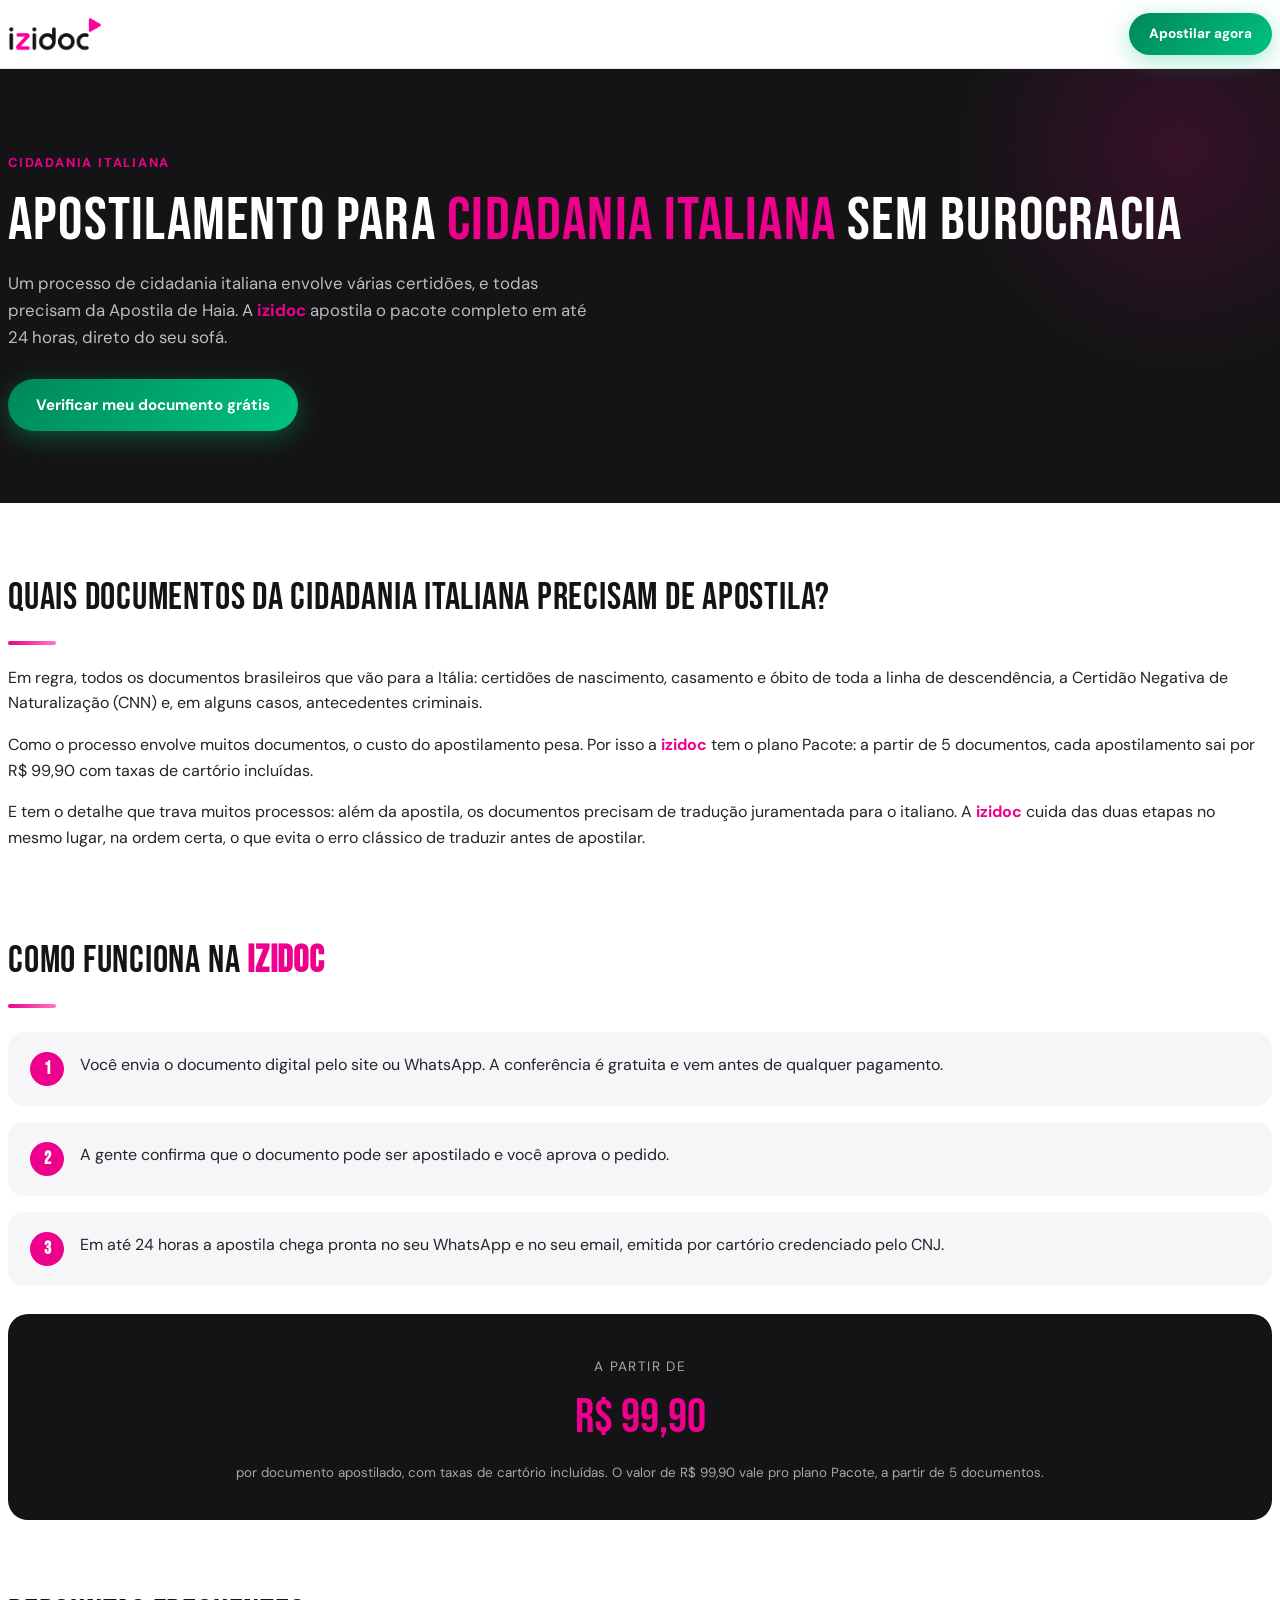
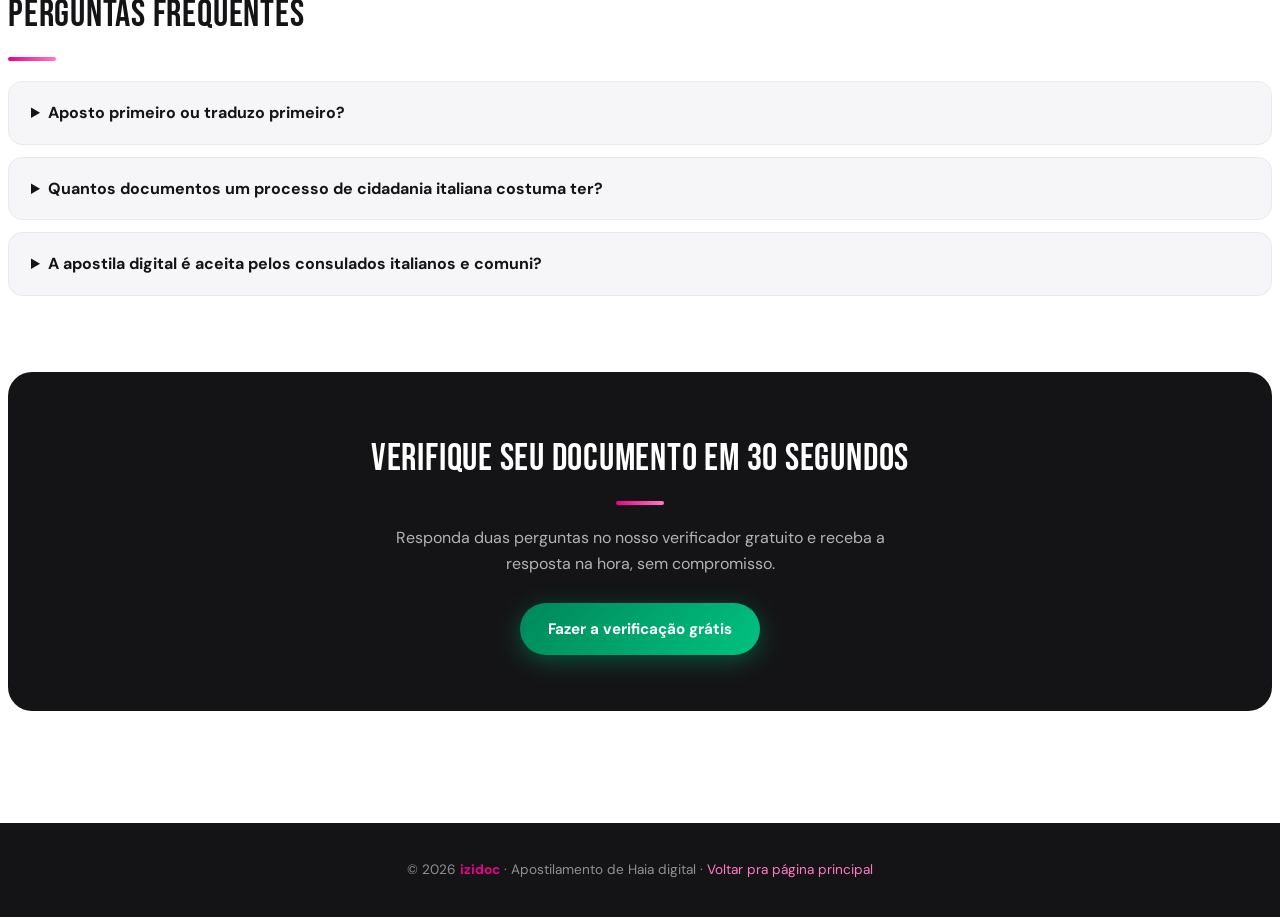
<file: cidadania-italiana.html>
<!DOCTYPE html>
<html lang="pt-BR">
<head>
<meta charset="UTF-8">
<meta name="viewport" content="width=device-width, initial-scale=1.0">
<title>Apostilamento para Cidadania Italiana: Documentos em 24h | izidoc</title>
<meta name="description" content="Apostile todos os documentos do seu processo de cidadania italiana em até 24 horas, 100% online. Certidões, CNN e antecedentes com apostila de Haia digital e condições de pacote.">
<link rel="canonical" href="https://apostilasimples.com.br/cidadania-italiana.html">
<meta name="theme-color" content="#141416">
<link rel="icon" type="image/png" href="favicon.png">
<meta property="og:type" content="website">
<meta property="og:locale" content="pt_BR">
<meta property="og:site_name" content="izidoc">
<meta property="og:title" content="Apostilamento para Cidadania Italiana: Documentos em 24h | IZI DOC">
<meta property="og:description" content="Apostile todos os documentos do seu processo de cidadania italiana em até 24 horas, 100% online. Certidões, CNN e antecedentes com apostila de Haia digital e condições de pacote.">
<meta property="og:url" content="https://apostilasimples.com.br/cidadania-italiana.html">
<meta property="og:image" content="https://apostilasimples.com.br/og-image.png">
<link rel="preconnect" href="https://fonts.googleapis.com">
<link rel="preconnect" href="https://fonts.gstatic.com" crossorigin>
<link href="https://fonts.googleapis.com/css2?family=Bebas+Neue&family=DM+Sans:opsz,wght@9..40,300..700&display=swap" rel="stylesheet">
<script type="application/ld+json">{"@context": "https://schema.org", "@type": "FAQPage", "mainEntity": [{"@type": "Question", "name": "Aposto primeiro ou traduzo primeiro?", "acceptedAnswer": {"@type": "Answer", "text": "Na maioria dos casos o documento é apostilado primeiro e a tradução juramentada vem depois, incluindo a tradução da própria apostila quando exigido. A gente orienta a ordem certa pro seu caso."}}, {"@type": "Question", "name": "Quantos documentos um processo de cidadania italiana costuma ter?", "acceptedAnswer": {"@type": "Answer", "text": "Varia com o tamanho da linha de descendência, mas processos com 5 a 15 documentos são comuns. Por isso o plano Pacote da IZI DOC reduz o custo por documento."}}, {"@type": "Question", "name": "A apostila digital é aceita pelos consulados italianos e comuni?", "acceptedAnswer": {"@type": "Answer", "text": "Sim. A apostila eletrônica emitida por cartório credenciado pelo CNJ tem validade oficial e código de verificação consultável no sistema do CNJ."}}]}</script>
<style>
:root{--navy:#141416;--navy2:#1C1C1F;--pink:#EC008C;--pinkl:#FF7AC4;--green:#00875A;--green-light:#00C281;--ice:#F6F6F8;--white:#FFF;--text:#232329;--muted:#6E6E78}
*{margin:0;padding:0;box-sizing:border-box}
body{font-family:'DM Sans',sans-serif;color:var(--text);background:var(--white);line-height:1.6}
.container{max-width:100%;margin:0 auto;padding:0 8px}
header{background:rgba(255,255,255,.94);backdrop-filter:blur(12px);position:sticky;top:0;z-index:50;border-bottom:1px solid #E9E9EF}
.header-inner{display:flex;align-items:center;justify-content:space-between;height:68px}
.logo img{height:34px;width:auto;display:block}
.btn{display:inline-flex;align-items:center;gap:8px;padding:14px 28px;border-radius:50px;font-weight:700;font-size:.95rem;text-decoration:none;transition:transform .2s,box-shadow .2s}
.btn:hover{transform:translateY(-2px)}
.btn-green{background:linear-gradient(135deg,var(--green),var(--green-light));color:var(--white);box-shadow:0 6px 24px rgba(0,194,129,.35)}
.btn-header{padding:10px 20px;font-size:.85rem}
.hero{background:var(--navy);color:var(--white);padding:80px 0 72px;position:relative;overflow:hidden}
.hero::after{content:'';position:absolute;width:480px;height:480px;border-radius:50%;background:radial-gradient(circle,rgba(236,0,140,.16),transparent 65%);top:-160px;right:-140px}
.hero .tag{color:var(--pink);font-size:.8rem;font-weight:700;letter-spacing:.14em;text-transform:uppercase}
.hero h1{font-family:'Bebas Neue',sans-serif;font-weight:400;font-size:clamp(2.4rem,5.5vw,3.8rem);letter-spacing:.02em;line-height:1.05;margin:14px 0 18px;position:relative;z-index:1}
.hero h1 em{font-style:normal;color:var(--pink)}
.hero p{color:rgba(246,246,248,.75);max-width:600px;font-size:1.05rem;position:relative;z-index:1}
.hero .btn{margin-top:28px;position:relative;z-index:1}
section{padding:64px 0}
h2{font-family:'Bebas Neue',sans-serif;font-weight:400;font-size:clamp(1.7rem,3.5vw,2.4rem);letter-spacing:.02em;color:var(--navy);margin-bottom:20px}
h2::after{content:'';display:block;width:48px;height:4px;border-radius:4px;background:linear-gradient(90deg,var(--pink),var(--pinkl));margin-top:12px}
.content p{margin-bottom:16px;color:var(--text)}
.content ul{margin:0 0 16px 22px}
.content li{margin-bottom:8px}
.steps{display:grid;gap:16px;margin-top:24px}
.step{display:flex;gap:16px;align-items:flex-start;background:var(--ice);border-radius:16px;padding:20px 22px}
.step b{width:34px;height:34px;border-radius:50%;background:var(--pink);color:#fff;display:grid;place-items:center;flex-shrink:0;font-family:'Bebas Neue',sans-serif;font-size:1.1rem}
.price-box{background:var(--navy);color:var(--white);border-radius:20px;padding:36px;text-align:center;margin-top:28px}
.price-box .val{font-family:'Bebas Neue',sans-serif;font-size:3rem;color:var(--pink)}
.price-box small{color:rgba(246,246,248,.65);display:block;margin-top:6px}
details{background:var(--ice);border:1px solid #E9E9EF;border-radius:14px;padding:18px 22px;margin-bottom:12px}
details[open]{border-color:var(--pink)}
summary{font-weight:700;cursor:pointer;color:var(--navy)}
details p{margin-top:12px;color:var(--muted)}
.cta-final{background:var(--navy);border-radius:24px;padding:56px 32px;text-align:center;color:var(--white)}
.cta-final h2{color:var(--white)}
.cta-final h2::after{margin:12px auto 0}
.cta-final p{color:rgba(246,246,248,.7);margin:0 auto 26px;max-width:520px}
footer{background:var(--navy);color:rgba(246,246,248,.55);padding:36px 0;text-align:center;font-size:.85rem;margin-top:48px}
footer a{color:var(--pinkl);text-decoration:none}
.brand-txt{color:#EC008C;font-weight:700}
</style>
</head>
<body>
<header>
  <div class="container header-inner">
    <a href="/" class="logo" aria-label="izidoc"><img src="logo-izidoc-dark.png" alt="izidoc"></a>
    <a href="https://wa.me/5511999999999?text=Oi!%20Estou%20em%20processo%20de%20cidadania%20italiana%20e%20quero%20apostilar%20meus%20documentos." class="btn btn-green btn-header" target="_blank" rel="noopener">Apostilar agora</a>
  </div>
</header>

<div class="hero">
  <div class="container">
    <span class="tag">Cidadania italiana</span>
    <h1>Apostilamento para <em>cidadania italiana</em> sem burocracia</h1>
    <p>Um processo de cidadania italiana envolve várias certidões, e todas precisam da Apostila de Haia. A <span class="brand-txt">izidoc</span> apostila o pacote completo em até 24 horas, direto do seu sofá.</p>
    <a href="/#verificador" class="btn btn-green">Verificar meu documento grátis</a>
  </div>
</div>

<section>
  <div class="container content">
    <h2>Quais documentos da cidadania italiana precisam de apostila?</h2>
    <p>Em regra, todos os documentos brasileiros que vão para a Itália: certidões de nascimento, casamento e óbito de toda a linha de descendência, a Certidão Negativa de Naturalização (CNN) e, em alguns casos, antecedentes criminais.</p>
<p>Como o processo envolve muitos documentos, o custo do apostilamento pesa. Por isso a <span class="brand-txt">izidoc</span> tem o plano Pacote: a partir de 5 documentos, cada apostilamento sai por R$ 99,90 com taxas de cartório incluídas.</p>
<p>E tem o detalhe que trava muitos processos: além da apostila, os documentos precisam de tradução juramentada para o italiano. A <span class="brand-txt">izidoc</span> cuida das duas etapas no mesmo lugar, na ordem certa, o que evita o erro clássico de traduzir antes de apostilar.</p>
  </div>
</section>

<section style="padding-top:0">
  <div class="container">
    <h2>Como funciona na <span class="brand-txt">izidoc</span></h2>
    <div class="steps">
      <div class="step"><b>1</b><div>Você envia o documento digital pelo site ou WhatsApp. A conferência é gratuita e vem antes de qualquer pagamento.</div></div>
      <div class="step"><b>2</b><div>A gente confirma que o documento pode ser apostilado e você aprova o pedido.</div></div>
      <div class="step"><b>3</b><div>Em até 24 horas a apostila chega pronta no seu WhatsApp e no seu email, emitida por cartório credenciado pelo CNJ.</div></div>
    </div>
    <div class="price-box">
      <small style="display:block;font-size:.85rem;letter-spacing:.1em;text-transform:uppercase;color:rgba(246,246,248,.65);margin-bottom:2px">a partir de</small>
      <div class="val">R$ 99,90</div>
      <small>por documento apostilado, com taxas de cartório incluídas. O valor de R$ 99,90 vale pro plano Pacote, a partir de 5 documentos.</small>
    </div>
  </div>
</section>

<section style="padding-top:0">
  <div class="container">
    <h2>Perguntas frequentes</h2>
        <details><summary>Aposto primeiro ou traduzo primeiro?</summary><p>Na maioria dos casos o documento é apostilado primeiro e a tradução juramentada vem depois, incluindo a tradução da própria apostila quando exigido. A gente orienta a ordem certa pro seu caso.</p></details>
    <details><summary>Quantos documentos um processo de cidadania italiana costuma ter?</summary><p>Varia com o tamanho da linha de descendência, mas processos com 5 a 15 documentos são comuns. Por isso o plano Pacote da <span class="brand-txt">izidoc</span> reduz o custo por documento.</p></details>
    <details><summary>A apostila digital é aceita pelos consulados italianos e comuni?</summary><p>Sim. A apostila eletrônica emitida por cartório credenciado pelo CNJ tem validade oficial e código de verificação consultável no sistema do CNJ.</p></details>
  </div>
</section>

<section style="padding-top:0">
  <div class="container">
    <div class="cta-final">
      <h2>Verifique seu documento em 30 segundos</h2>
      <p>Responda duas perguntas no nosso verificador gratuito e receba a resposta na hora, sem compromisso.</p>
      <a href="/#verificador" class="btn btn-green">Fazer a verificação grátis</a>
    </div>
  </div>
</section>

<footer>
  <div class="container">
    © 2026 <span class="brand-txt">izidoc</span> · Apostilamento de Haia digital · <a href="/">Voltar pra página principal</a>
  </div>
</footer>
</body>
</html>
</file>
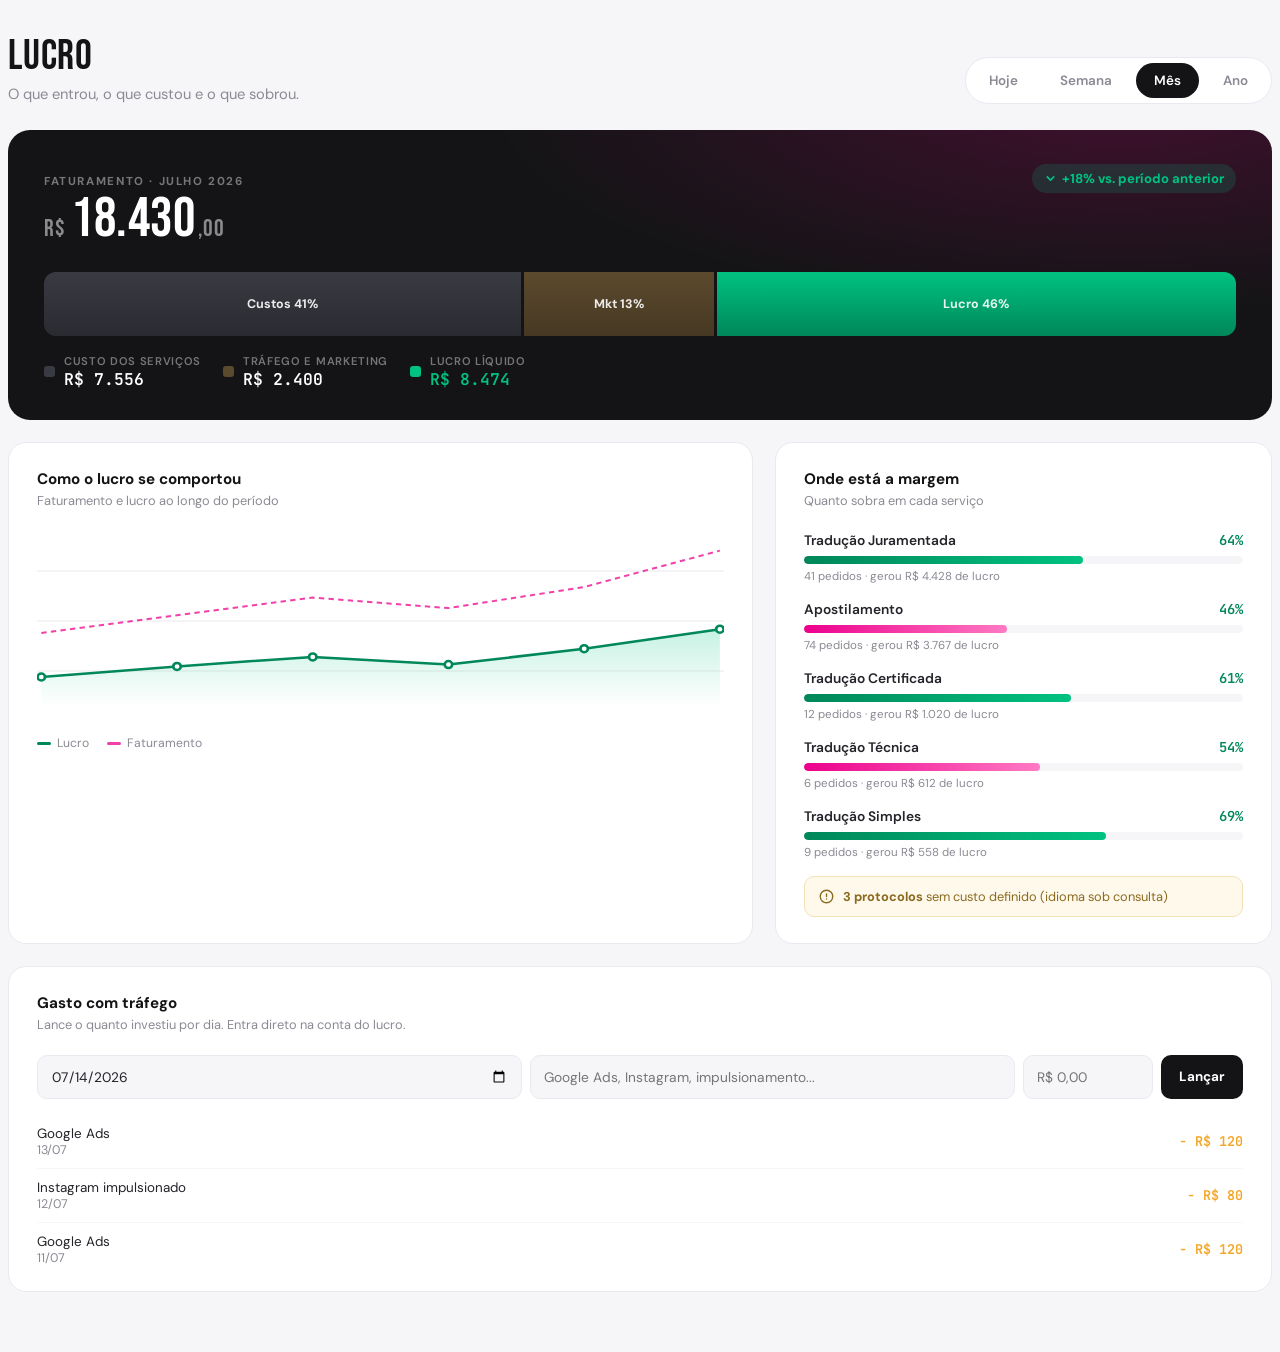
<file: dashboard-lucro.html>
<!DOCTYPE html>
<html lang="pt-BR">
<head>
<meta charset="UTF-8">
<meta name="viewport" content="width=device-width, initial-scale=1.0">
<title>Lucro · izidoc</title>
<link rel="preconnect" href="https://fonts.googleapis.com">
<link rel="preconnect" href="https://fonts.gstatic.com" crossorigin>
<link href="https://fonts.googleapis.com/css2?family=Bebas+Neue&family=DM+Sans:opsz,wght@9..40,300..700&family=JetBrains+Mono:wght@400;600&display=swap" rel="stylesheet">
<style>
:root{
  --graf:#141416;
  --graf-2:#1E1E22;
  --pink:#EC008C;
  --pink-soft:#FF7AC4;
  --green:#00C281;
  --green-deep:#00875A;
  --amber:#F5A524;
  --ice:#F6F6F8;
  --line:#E9E9EF;
  --muted:#8A8A94;
  --text:#232329;
  --white:#fff;
}
*{margin:0;padding:0;box-sizing:border-box}
body{font-family:'DM Sans',sans-serif;background:var(--ice);color:var(--text);-webkit-font-smoothing:antialiased}
.wrap{max-width:100%;margin:0 auto;padding:36px 8px 60px}

/* ---------- cabeçalho ---------- */
.top{display:flex;align-items:flex-end;justify-content:space-between;gap:20px;margin-bottom:26px;flex-wrap:wrap}
.title h1{font-family:'Bebas Neue',sans-serif;font-size:2.6rem;letter-spacing:.02em;color:var(--graf);line-height:1;font-weight:400}
.title p{color:var(--muted);font-size:.92rem;margin-top:6px}
.periodo{display:flex;gap:6px;background:var(--white);border:1px solid var(--line);border-radius:50px;padding:5px}
.per-btn{border:none;background:transparent;font-family:inherit;font-size:.84rem;font-weight:600;color:var(--muted);padding:9px 18px;border-radius:50px;cursor:pointer;transition:.18s}
.per-btn:hover{color:var(--graf)}
.per-btn.on{background:var(--graf);color:#fff}

/* ---------- SIGNATURE: fluxo do dinheiro ---------- */
.fluxo{background:var(--graf);border-radius:22px;padding:34px 36px 30px;color:#fff;margin-bottom:22px;position:relative;overflow:hidden}
.fluxo::after{content:'';position:absolute;inset:0;background:radial-gradient(900px 300px at 88% -10%,rgba(236,0,140,.20),transparent 70%);pointer-events:none}
.fluxo-head{display:flex;align-items:baseline;justify-content:space-between;gap:16px;margin-bottom:26px;position:relative;z-index:1;flex-wrap:wrap}
.fluxo-lbl{font-size:.72rem;font-weight:700;letter-spacing:.14em;text-transform:uppercase;color:rgba(255,255,255,.42)}
.fluxo-total{font-family:'Bebas Neue',sans-serif;font-size:3.5rem;line-height:.95;letter-spacing:.01em;margin-top:4px;font-weight:400}
.fluxo-total small{font-size:1.5rem;color:rgba(255,255,255,.5);margin-right:6px}
.delta{display:inline-flex;align-items:center;gap:5px;font-size:.82rem;font-weight:700;padding:6px 12px;border-radius:50px;background:rgba(0,194,129,.16);color:var(--green)}
.delta.neg{background:rgba(245,165,36,.16);color:var(--amber)}

/* barra proporcional */
.barra{display:flex;height:64px;border-radius:12px;overflow:hidden;position:relative;z-index:1;gap:3px}
.seg{position:relative;display:flex;align-items:center;justify-content:center;transition:flex-grow .7s cubic-bezier(.2,.9,.25,1);cursor:default;min-width:2px}
.seg-custo{background:linear-gradient(180deg,#3A3A42,#2A2A31)}
.seg-mkt{background:linear-gradient(180deg,#5C4A2E,#463823)}
.seg-lucro{background:linear-gradient(180deg,var(--green),var(--green-deep))}
.seg span{font-size:.78rem;font-weight:700;color:rgba(255,255,255,.9);white-space:nowrap;padding:0 8px}
.seg:hover{filter:brightness(1.15)}
.legenda{display:flex;gap:22px;margin-top:18px;position:relative;z-index:1;flex-wrap:wrap}
.leg{display:flex;align-items:center;gap:9px}
.leg i{width:11px;height:11px;border-radius:3px;display:block}
.leg-txt small{display:block;font-size:.7rem;color:rgba(255,255,255,.42);letter-spacing:.06em;text-transform:uppercase;font-weight:600}
.leg-txt b{font-size:1.02rem;font-family:'JetBrains Mono',monospace;font-weight:600}

/* ---------- grid inferior ---------- */
.grid{display:grid;grid-template-columns:1.5fr 1fr;gap:22px}
.card{background:var(--white);border:1px solid var(--line);border-radius:18px;padding:26px 28px}
.card h2{font-size:.95rem;font-weight:700;color:var(--graf);margin-bottom:3px}
.card .sub{font-size:.8rem;color:var(--muted);margin-bottom:22px}

/* gráfico de linha */
.chart{width:100%;height:190px;display:block}
.chart .grid-l{stroke:var(--line);stroke-width:1}
.chart .area{fill:url(#gradLucro)}
.chart .line{fill:none;stroke:var(--green-deep);stroke-width:2.5;stroke-linecap:round;stroke-linejoin:round}
.chart .line-fat{fill:none;stroke:var(--pink);stroke-width:2;stroke-dasharray:5 4;opacity:.75}
.chart .dot{fill:var(--white);stroke:var(--green-deep);stroke-width:2.5}
.chart text{font-family:'DM Sans',sans-serif;font-size:10px;fill:var(--muted)}
.chart-leg{display:flex;gap:18px;margin-top:14px;font-size:.76rem;color:var(--muted)}
.chart-leg i{display:inline-block;width:14px;height:2.5px;border-radius:2px;margin-right:6px;vertical-align:middle}

/* margem por serviço */
.serv{margin-bottom:16px}
.serv:last-child{margin-bottom:0}
.serv-top{display:flex;justify-content:space-between;align-items:baseline;margin-bottom:7px}
.serv-nome{font-size:.86rem;font-weight:600;color:var(--text)}
.serv-marg{font-family:'JetBrains Mono',monospace;font-size:.86rem;font-weight:600;color:var(--green-deep)}
.serv-bar{height:8px;background:var(--ice);border-radius:50px;overflow:hidden}
.serv-fill{height:100%;border-radius:50px;background:linear-gradient(90deg,var(--pink),var(--pink-soft));transition:width .8s cubic-bezier(.2,.9,.25,1)}
.serv-fill.alto{background:linear-gradient(90deg,var(--green-deep),var(--green))}
.serv-det{font-size:.72rem;color:var(--muted);margin-top:5px}

/* lançar marketing */
.mkt-form{display:flex;gap:8px;margin-bottom:16px}
.mkt-form input{flex:1;min-width:0;border:1px solid var(--line);border-radius:10px;padding:11px 13px;font-family:inherit;font-size:.86rem;color:var(--text);background:var(--ice)}
.mkt-form input:focus{outline:none;border-color:var(--pink);background:#fff}
.mkt-form button{background:var(--graf);color:#fff;border:none;border-radius:10px;padding:0 18px;font-family:inherit;font-weight:700;font-size:.84rem;cursor:pointer;white-space:nowrap}
.mkt-form button:hover{background:var(--pink)}
.mkt-lista{max-height:150px;overflow-y:auto}
.mkt-item{display:flex;justify-content:space-between;align-items:center;padding:10px 0;border-bottom:1px solid var(--ice);font-size:.84rem}
.mkt-item:last-child{border-bottom:none}
.mkt-data{color:var(--muted);font-size:.78rem}
.mkt-val{font-family:'JetBrains Mono',monospace;font-weight:600;color:var(--amber)}

.aviso{display:flex;align-items:center;gap:9px;background:#FFF9EC;border:1px solid #F3E2B8;border-radius:10px;padding:11px 14px;font-size:.8rem;color:#8A6A1F;margin-top:16px}

@media(max-width:900px){
  .grid{grid-template-columns:1fr}
  .fluxo-total{font-size:2.6rem}
  .barra{height:54px}
  .seg span{font-size:.68rem}
}
@media(prefers-reduced-motion:reduce){*{transition:none!important;animation:none!important}}
</style>
</head>
<body>
<div class="wrap">

  <div class="top">
    <div class="title">
      <h1>LUCRO</h1>
      <p>O que entrou, o que custou e o que sobrou.</p>
    </div>
    <div class="periodo" id="periodo">
      <button class="per-btn" data-p="hoje">Hoje</button>
      <button class="per-btn" data-p="semana">Semana</button>
      <button class="per-btn on" data-p="mes">Mês</button>
      <button class="per-btn" data-p="ano">Ano</button>
    </div>
  </div>

  <!-- SIGNATURE: o fluxo do dinheiro -->
  <div class="fluxo">
    <div class="fluxo-head">
      <div>
        <div class="fluxo-lbl">Faturamento · <span id="periodoLbl">Julho 2026</span></div>
        <div class="fluxo-total"><small>R$</small><span id="fatTotal">18.430</span><small style="margin-left:2px">,00</small></div>
      </div>
      <div class="delta" id="deltaBox">
        <svg width="13" height="13" viewBox="0 0 24 24" fill="none" stroke="currentColor" stroke-width="3" stroke-linecap="round" stroke-linejoin="round"><polyline points="18 15 12 9 6 15" transform="rotate(180 12 12)"/></svg>
        <span id="deltaTxt">18% vs. junho</span>
      </div>
    </div>

    <div class="barra" id="barra">
      <div class="seg seg-custo" id="segCusto" style="flex-grow:41"><span id="segCustoTxt">Custos 41%</span></div>
      <div class="seg seg-mkt" id="segMkt" style="flex-grow:13"><span id="segMktTxt">Mkt 13%</span></div>
      <div class="seg seg-lucro" id="segLucro" style="flex-grow:46"><span id="segLucroTxt">Lucro 46%</span></div>
    </div>

    <div class="legenda">
      <div class="leg">
        <i style="background:#3A3A42"></i>
        <div class="leg-txt"><small>Custo dos serviços</small><b id="legCusto">R$ 7.556</b></div>
      </div>
      <div class="leg">
        <i style="background:#5C4A2E"></i>
        <div class="leg-txt"><small>Tráfego e marketing</small><b id="legMkt">R$ 2.400</b></div>
      </div>
      <div class="leg">
        <i style="background:var(--green)"></i>
        <div class="leg-txt"><small>Lucro líquido</small><b id="legLucro" style="color:var(--green)">R$ 8.474</b></div>
      </div>
    </div>
  </div>

  <div class="grid">

    <!-- evolução -->
    <div class="card">
      <h2>Como o lucro se comportou</h2>
      <p class="sub">Faturamento e lucro ao longo do período</p>
      <svg class="chart" viewBox="0 0 640 190" preserveAspectRatio="none" id="chartLucro">
        <defs>
          <linearGradient id="gradLucro" x1="0" y1="0" x2="0" y2="1">
            <stop offset="0%" stop-color="#00C281" stop-opacity=".22"/>
            <stop offset="100%" stop-color="#00C281" stop-opacity="0"/>
          </linearGradient>
        </defs>
        <line class="grid-l" x1="0" y1="40" x2="640" y2="40"/>
        <line class="grid-l" x1="0" y1="90" x2="640" y2="90"/>
        <line class="grid-l" x1="0" y1="140" x2="640" y2="140"/>
        <path class="area" id="areaPath" d=""/>
        <path class="line-fat" id="fatPath" d=""/>
        <path class="line" id="lucroPath" d=""/>
        <g id="dots"></g>
        <g id="labels"></g>
      </svg>
      <div class="chart-leg">
        <span><i style="background:var(--green-deep)"></i>Lucro</span>
        <span><i style="background:var(--pink);opacity:.75"></i>Faturamento</span>
      </div>
    </div>

    <!-- margem por serviço -->
    <div class="card">
      <h2>Onde está a margem</h2>
      <p class="sub">Quanto sobra em cada serviço</p>
      <div id="servicos"></div>
      <div class="aviso">
        <svg width="15" height="15" viewBox="0 0 24 24" fill="none" stroke="currentColor" stroke-width="2.2" stroke-linecap="round"><circle cx="12" cy="12" r="10"/><path d="M12 8v4M12 16h.01"/></svg>
        <span><b>3 protocolos</b> sem custo definido (idioma sob consulta)</span>
      </div>
    </div>

    <!-- lançar marketing -->
    <div class="card" style="grid-column:1/-1">
      <h2>Gasto com tráfego</h2>
      <p class="sub">Lance o quanto investiu por dia. Entra direto na conta do lucro.</p>
      <div class="mkt-form">
        <input type="date" id="mktData" value="2026-07-14">
        <input type="text" id="mktDesc" placeholder="Google Ads, Instagram, impulsionamento...">
        <input type="number" id="mktValor" placeholder="R$ 0,00" step="0.01" style="max-width:130px">
        <button id="mktAdd">Lançar</button>
      </div>
      <div class="mkt-lista" id="mktLista"></div>
    </div>

  </div>
</div>

<script>
const brl = n => 'R$ ' + n.toLocaleString('pt-BR',{minimumFractionDigits:0,maximumFractionDigits:0});

// ---- dados de exemplo (trocar pelos reais depois) ----
const DADOS = {
  hoje:   {fat:640,  custo:265, mkt:80,   label:'14 de julho', delta:+8,
           serie:[[0,0],[120,180],[210,240],[340,300],[450,290],[560,380],[640,375]]},
  semana: {fat:4280, custo:1750,mkt:560,  label:'esta semana', delta:+12,
           serie:[[380,520],[610,900],[540,780],[720,1100],[830,1250],[690,980],[510,740]]},
  mes:    {fat:18430,custo:7556,mkt:2400, label:'julho 2026',  delta:+18,
           serie:[[2100,850],[2600,1150],[3100,1420],[2800,1200],[3400,1650],[4430,2204]]},
  ano:    {fat:96500,custo:39600,mkt:12800,label:'2026',       delta:+34,
           serie:[[4200,1500],[5800,2100],[7400,2900],[9200,3800],[11400,4900],[14800,6400],[18430,8474]]}
};

const SERVICOS = [
  {nome:'Apostilamento',        preco:109.90, custo:59.00, qtd:74},
  {nome:'Tradução Juramentada', preco:169.99, custo:62.00, qtd:41},
  {nome:'Tradução Certificada', preco:139.99, custo:55.00, qtd:12},
  {nome:'Tradução Técnica',     preco:189.99, custo:88.00, qtd:6},
  {nome:'Tradução Simples',     preco:89.99,  custo:28.00, qtd:9}
];

const MKT = [
  {data:'13/07', desc:'Google Ads', valor:120},
  {data:'12/07', desc:'Instagram impulsionado', valor:80},
  {data:'11/07', desc:'Google Ads', valor:120},
  {data:'10/07', desc:'Google Ads', valor:100}
];

let periodo = 'mes';

function render(){
  const d = DADOS[periodo];
  const lucro = d.fat - d.custo - d.mkt;
  const pc = x => Math.max(1, Math.round(x / d.fat * 100));

  // total
  const inteiro = Math.floor(d.fat).toLocaleString('pt-BR');
  document.getElementById('fatTotal').textContent = inteiro;
  document.getElementById('periodoLbl').textContent = d.label;

  // delta
  const dbox = document.getElementById('deltaBox');
  dbox.classList.toggle('neg', d.delta < 0);
  document.getElementById('deltaTxt').textContent =
    (d.delta>0?'+':'') + d.delta + '% vs. período anterior';

  // barra proporcional
  document.getElementById('segCusto').style.flexGrow = pc(d.custo);
  document.getElementById('segMkt').style.flexGrow   = pc(d.mkt);
  document.getElementById('segLucro').style.flexGrow = pc(lucro);
  document.getElementById('segCustoTxt').textContent = 'Custos ' + pc(d.custo) + '%';
  document.getElementById('segMktTxt').textContent   = pc(d.mkt) >= 8 ? 'Mkt ' + pc(d.mkt) + '%' : '';
  document.getElementById('segLucroTxt').textContent = 'Lucro ' + pc(lucro) + '%';

  document.getElementById('legCusto').textContent = brl(d.custo);
  document.getElementById('legMkt').textContent   = brl(d.mkt);
  document.getElementById('legLucro').textContent = brl(lucro);

  desenharGrafico(d.serie);
}

function desenharGrafico(serie){
  const W=640,H=190,pad=14;
  const maxFat = Math.max(...serie.map(s=>s[0]));
  const x = i => (i/(serie.length-1))*(W-8)+4;
  const y = v => H-pad - (v/maxFat)*(H-pad*2.4);

  const pLucro = serie.map((s,i)=>`${i?'L':'M'}${x(i).toFixed(1)},${y(s[1]).toFixed(1)}`).join(' ');
  const pFat   = serie.map((s,i)=>`${i?'L':'M'}${x(i).toFixed(1)},${y(s[0]).toFixed(1)}`).join(' ');
  const pArea  = pLucro + ` L${x(serie.length-1).toFixed(1)},${H-pad} L${x(0).toFixed(1)},${H-pad} Z`;

  document.getElementById('lucroPath').setAttribute('d', pLucro);
  document.getElementById('fatPath').setAttribute('d', pFat);
  document.getElementById('areaPath').setAttribute('d', pArea);

  const dots = serie.map((s,i)=>
    `<circle class="dot" cx="${x(i).toFixed(1)}" cy="${y(s[1]).toFixed(1)}" r="3.5"/>`).join('');
  document.getElementById('dots').innerHTML = dots;
}

function renderServicos(){
  const box = document.getElementById('servicos');
  const comMargem = SERVICOS.map(s=>{
    const margem = (s.preco - s.custo) / s.preco * 100;
    return {...s, margem, receita:s.preco*s.qtd, lucro:(s.preco-s.custo)*s.qtd};
  }).sort((a,b)=>b.lucro-a.lucro);

  box.innerHTML = comMargem.map(s=>`
    <div class="serv">
      <div class="serv-top">
        <span class="serv-nome">${s.nome}</span>
        <span class="serv-marg">${s.margem.toFixed(0)}%</span>
      </div>
      <div class="serv-bar">
        <div class="serv-fill ${s.margem>=55?'alto':''}" style="width:${s.margem}%"></div>
      </div>
      <div class="serv-det">${s.qtd} pedidos · gerou ${brl(s.lucro)} de lucro</div>
    </div>
  `).join('');
}

function renderMkt(){
  document.getElementById('mktLista').innerHTML = MKT.map(m=>`
    <div class="mkt-item">
      <div>
        <div>${m.desc}</div>
        <div class="mkt-data">${m.data}</div>
      </div>
      <span class="mkt-val">− ${brl(m.valor)}</span>
    </div>
  `).join('');
}

// filtros
document.getElementById('periodo').addEventListener('click', e=>{
  const b = e.target.closest('.per-btn');
  if(!b) return;
  document.querySelectorAll('.per-btn').forEach(x=>x.classList.toggle('on', x===b));
  periodo = b.dataset.p;
  render();
});

// lançar gasto
document.getElementById('mktAdd').addEventListener('click', ()=>{
  const dt = document.getElementById('mktData').value;
  const ds = document.getElementById('mktDesc').value.trim();
  const vl = parseFloat(document.getElementById('mktValor').value||0);
  if(!vl || !ds){ alert('Preencha a descrição e o valor.'); return; }
  const [a,m,d] = dt.split('-');
  MKT.unshift({data:`${d}/${m}`, desc:ds, valor:vl});
  DADOS[periodo].mkt += vl;
  document.getElementById('mktDesc').value='';
  document.getElementById('mktValor').value='';
  renderMkt(); render();
});

render();
renderServicos();
renderMkt();
</script>
</body>
</html>
</file>
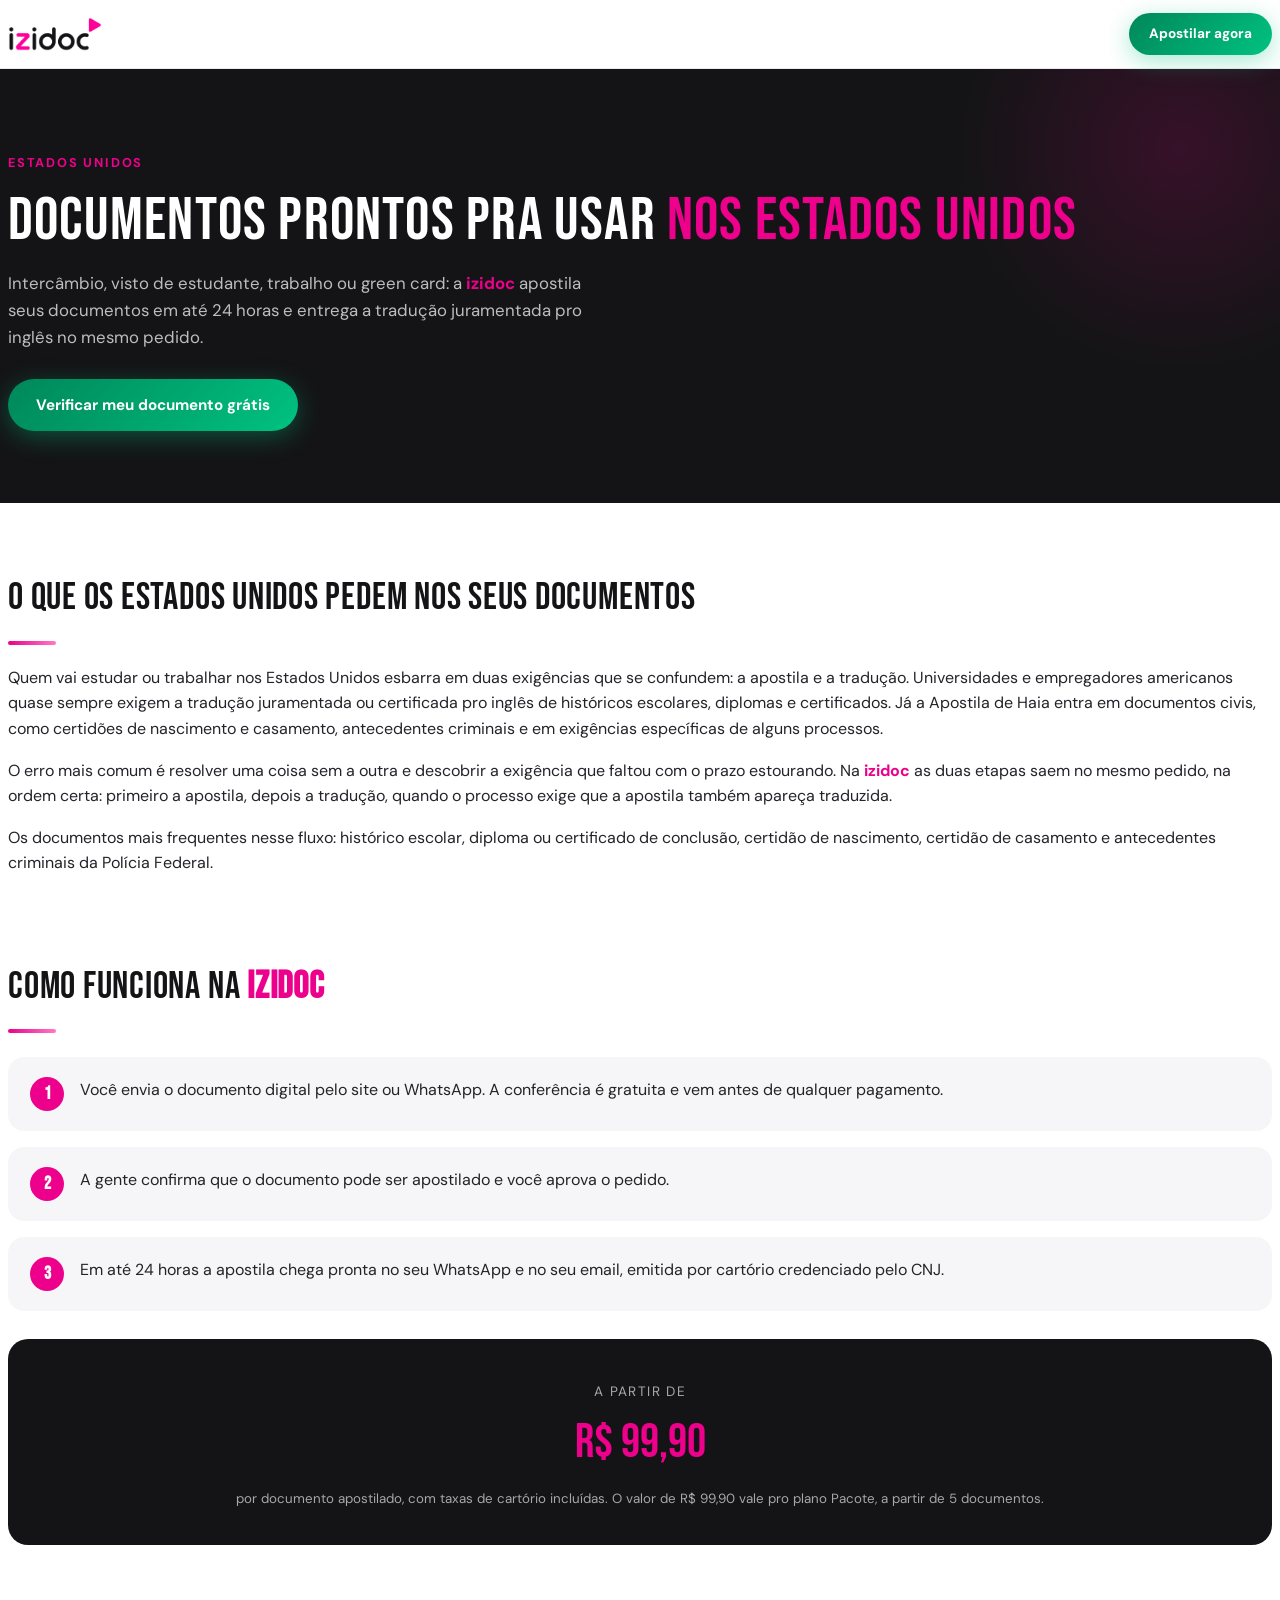
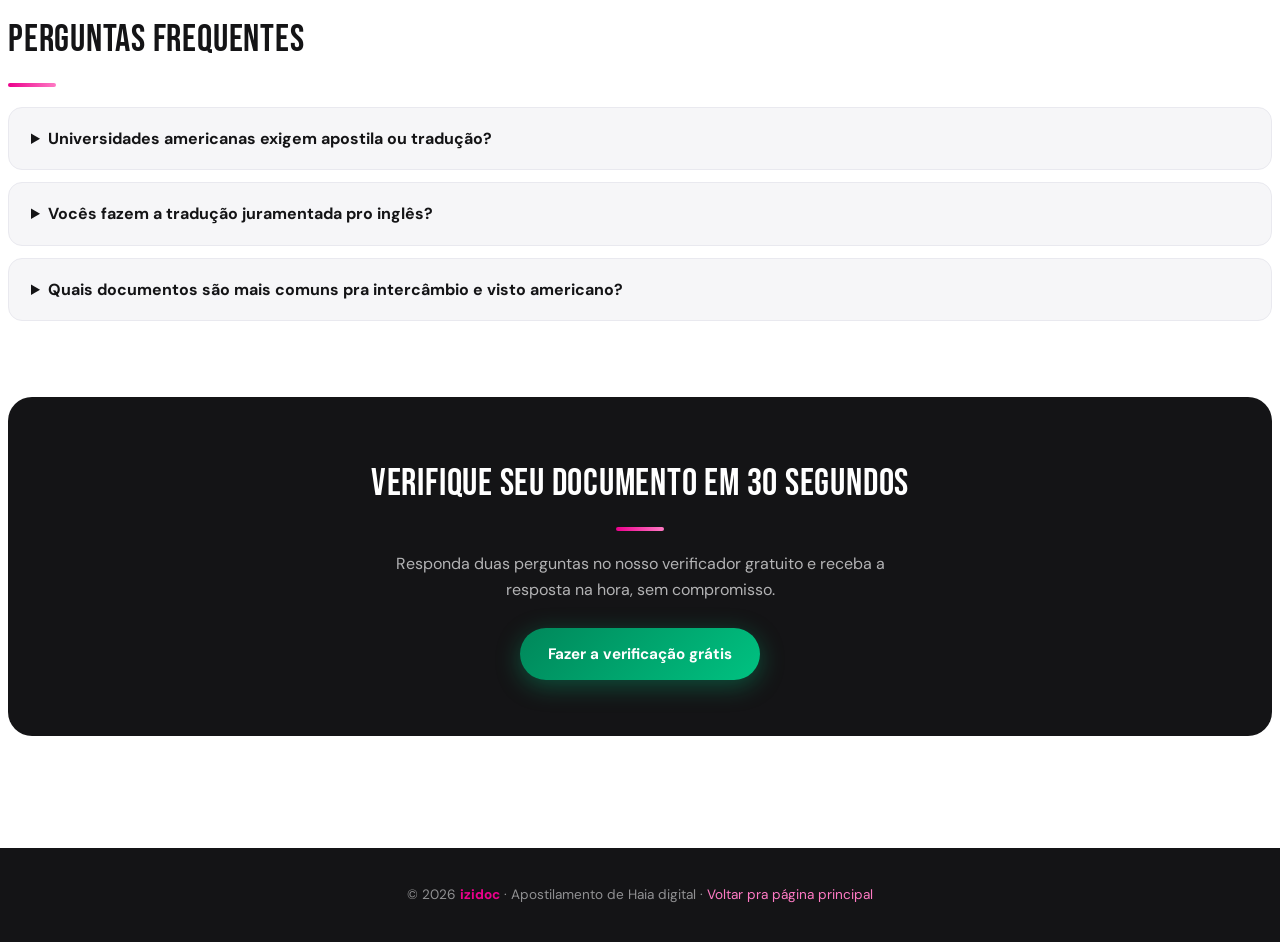
<file: documentos-estados-unidos.html>
<!DOCTYPE html>
<html lang="pt-BR">
<head>
<meta charset="UTF-8">
<meta name="viewport" content="width=device-width, initial-scale=1.0">
<title>Documentos para os Estados Unidos: Apostila e Tradução | izidoc</title>
<meta name="description" content="Vai estudar ou trabalhar nos Estados Unidos? Apostile e traduza histórico escolar, diploma, certidões e antecedentes 100% online. Apostila em até 24 horas e tradução juramentada pro inglês no mesmo pedido.">
<link rel="canonical" href="https://apostilasimples.com.br/documentos-estados-unidos.html">
<meta name="theme-color" content="#141416">
<link rel="icon" type="image/png" href="favicon.png">
<meta property="og:type" content="website">
<meta property="og:locale" content="pt_BR">
<meta property="og:site_name" content="izidoc">
<meta property="og:title" content="Documentos para os Estados Unidos: Apostila e Tradução | IZI DOC">
<meta property="og:description" content="Histórico, diploma, certidões e antecedentes prontos pra usar nos Estados Unidos: apostila em até 24 horas e tradução juramentada pro inglês no mesmo pedido.">
<meta property="og:url" content="https://apostilasimples.com.br/documentos-estados-unidos.html">
<meta property="og:image" content="https://apostilasimples.com.br/og-image.png">
<link rel="preconnect" href="https://fonts.googleapis.com">
<link rel="preconnect" href="https://fonts.gstatic.com" crossorigin>
<link href="https://fonts.googleapis.com/css2?family=Bebas+Neue&family=DM+Sans:opsz,wght@9..40,300..700&display=swap" rel="stylesheet">
<script type="application/ld+json">{"@context": "https://schema.org", "@type": "FAQPage", "mainEntity": [{"@type": "Question", "name": "Universidades americanas exigem apostila ou tradução?", "acceptedAnswer": {"@type": "Answer", "text": "Depende da instituição. A exigência mais comum é a tradução juramentada ou certificada pro inglês de históricos e diplomas. A apostila entra em documentos civis e em algumas exigências específicas. A conferência na IZI DOC é gratuita e a gente confirma o que o seu caso precisa."}}, {"@type": "Question", "name": "Vocês fazem a tradução juramentada pro inglês?", "acceptedAnswer": {"@type": "Answer", "text": "Sim. Apostilamento e tradução juramentada saem no mesmo pedido, na ordem certa. Isso evita o retrabalho de traduzir antes de apostilar quando a apostila também precisa constar na tradução."}}, {"@type": "Question", "name": "Quais documentos são mais comuns pra intercâmbio e visto americano?", "acceptedAnswer": {"@type": "Answer", "text": "Histórico escolar, diploma ou certificado de conclusão, certidão de nascimento e antecedentes criminais são os mais frequentes em processos de intercâmbio, visto de estudante e trabalho."}}]}</script>
<style>
:root{--navy:#141416;--navy2:#1C1C1F;--pink:#EC008C;--pinkl:#FF7AC4;--green:#00875A;--green-light:#00C281;--ice:#F6F6F8;--white:#FFF;--text:#232329;--muted:#6E6E78}
*{margin:0;padding:0;box-sizing:border-box}
body{font-family:'DM Sans',sans-serif;color:var(--text);background:var(--white);line-height:1.6}
.container{max-width:100%;margin:0 auto;padding:0 8px}
header{background:rgba(255,255,255,.94);backdrop-filter:blur(12px);position:sticky;top:0;z-index:50;border-bottom:1px solid #E9E9EF}
.header-inner{display:flex;align-items:center;justify-content:space-between;height:68px}
.logo img{height:34px;width:auto;display:block}
.btn{display:inline-flex;align-items:center;gap:8px;padding:14px 28px;border-radius:50px;font-weight:700;font-size:.95rem;text-decoration:none;transition:transform .2s,box-shadow .2s}
.btn:hover{transform:translateY(-2px)}
.btn-green{background:linear-gradient(135deg,var(--green),var(--green-light));color:var(--white);box-shadow:0 6px 24px rgba(0,194,129,.35)}
.btn-header{padding:10px 20px;font-size:.85rem}
.hero{background:var(--navy);color:var(--white);padding:80px 0 72px;position:relative;overflow:hidden}
.hero::after{content:'';position:absolute;width:480px;height:480px;border-radius:50%;background:radial-gradient(circle,rgba(236,0,140,.16),transparent 65%);top:-160px;right:-140px}
.hero .tag{color:var(--pink);font-size:.8rem;font-weight:700;letter-spacing:.14em;text-transform:uppercase}
.hero h1{font-family:'Bebas Neue',sans-serif;font-weight:400;font-size:clamp(2.4rem,5.5vw,3.8rem);letter-spacing:.02em;line-height:1.05;margin:14px 0 18px;position:relative;z-index:1}
.hero h1 em{font-style:normal;color:var(--pink)}
.hero p{color:rgba(246,246,248,.75);max-width:600px;font-size:1.05rem;position:relative;z-index:1}
.hero .btn{margin-top:28px;position:relative;z-index:1}
section{padding:64px 0}
h2{font-family:'Bebas Neue',sans-serif;font-weight:400;font-size:clamp(1.7rem,3.5vw,2.4rem);letter-spacing:.02em;color:var(--navy);margin-bottom:20px}
h2::after{content:'';display:block;width:48px;height:4px;border-radius:4px;background:linear-gradient(90deg,var(--pink),var(--pinkl));margin-top:12px}
.content p{margin-bottom:16px;color:var(--text)}
.content ul{margin:0 0 16px 22px}
.content li{margin-bottom:8px}
.steps{display:grid;gap:16px;margin-top:24px}
.step{display:flex;gap:16px;align-items:flex-start;background:var(--ice);border-radius:16px;padding:20px 22px}
.step b{width:34px;height:34px;border-radius:50%;background:var(--pink);color:#fff;display:grid;place-items:center;flex-shrink:0;font-family:'Bebas Neue',sans-serif;font-size:1.1rem}
.price-box{background:var(--navy);color:var(--white);border-radius:20px;padding:36px;text-align:center;margin-top:28px}
.price-box .val{font-family:'Bebas Neue',sans-serif;font-size:3rem;color:var(--pink)}
.price-box small{color:rgba(246,246,248,.65);display:block;margin-top:6px}
details{background:var(--ice);border:1px solid #E9E9EF;border-radius:14px;padding:18px 22px;margin-bottom:12px}
details[open]{border-color:var(--pink)}
summary{font-weight:700;cursor:pointer;color:var(--navy)}
details p{margin-top:12px;color:var(--muted)}
.cta-final{background:var(--navy);border-radius:24px;padding:56px 32px;text-align:center;color:var(--white)}
.cta-final h2{color:var(--white)}
.cta-final h2::after{margin:12px auto 0}
.cta-final p{color:rgba(246,246,248,.7);margin:0 auto 26px;max-width:520px}
footer{background:var(--navy);color:rgba(246,246,248,.55);padding:36px 0;text-align:center;font-size:.85rem;margin-top:48px}
footer a{color:var(--pinkl);text-decoration:none}
.brand-txt{color:#EC008C;font-weight:700}
</style>
</head>
<body>
<header>
  <div class="container header-inner">
    <a href="/" class="logo" aria-label="izidoc"><img src="logo-izidoc-dark.png" alt="izidoc"></a>
    <a href="https://wa.me/5511999999999?text=Oi!%20Preciso%20preparar%20documentos%20para%20os%20Estados%20Unidos." class="btn btn-green btn-header" target="_blank" rel="noopener">Apostilar agora</a>
  </div>
</header>

<div class="hero">
  <div class="container">
    <span class="tag">Estados Unidos</span>
    <h1>Documentos prontos pra usar <em>nos Estados Unidos</em></h1>
    <p>Intercâmbio, visto de estudante, trabalho ou green card: a <span class="brand-txt">izidoc</span> apostila seus documentos em até 24 horas e entrega a tradução juramentada pro inglês no mesmo pedido.</p>
    <a href="/#verificador" class="btn btn-green">Verificar meu documento grátis</a>
  </div>
</div>

<section>
  <div class="container content">
    <h2>O que os Estados Unidos pedem nos seus documentos</h2>
    <p>Quem vai estudar ou trabalhar nos Estados Unidos esbarra em duas exigências que se confundem: a apostila e a tradução. Universidades e empregadores americanos quase sempre exigem a tradução juramentada ou certificada pro inglês de históricos escolares, diplomas e certificados. Já a Apostila de Haia entra em documentos civis, como certidões de nascimento e casamento, antecedentes criminais e em exigências específicas de alguns processos.</p>
    <p>O erro mais comum é resolver uma coisa sem a outra e descobrir a exigência que faltou com o prazo estourando. Na <span class="brand-txt">izidoc</span> as duas etapas saem no mesmo pedido, na ordem certa: primeiro a apostila, depois a tradução, quando o processo exige que a apostila também apareça traduzida.</p>
    <p>Os documentos mais frequentes nesse fluxo: histórico escolar, diploma ou certificado de conclusão, certidão de nascimento, certidão de casamento e antecedentes criminais da Polícia Federal.</p>
  </div>
</section>

<section style="padding-top:0">
  <div class="container">
    <h2>Como funciona na <span class="brand-txt">izidoc</span></h2>
    <div class="steps">
      <div class="step"><b>1</b><div>Você envia o documento digital pelo site ou WhatsApp. A conferência é gratuita e vem antes de qualquer pagamento.</div></div>
      <div class="step"><b>2</b><div>A gente confirma que o documento pode ser apostilado e você aprova o pedido.</div></div>
      <div class="step"><b>3</b><div>Em até 24 horas a apostila chega pronta no seu WhatsApp e no seu email, emitida por cartório credenciado pelo CNJ.</div></div>
    </div>
    <div class="price-box">
      <small style="display:block;font-size:.85rem;letter-spacing:.1em;text-transform:uppercase;color:rgba(246,246,248,.65);margin-bottom:2px">a partir de</small>
      <div class="val">R$ 99,90</div>
      <small>por documento apostilado, com taxas de cartório incluídas. O valor de R$ 99,90 vale pro plano Pacote, a partir de 5 documentos.</small>
    </div>
  </div>
</section>

<section style="padding-top:0">
  <div class="container">
    <h2>Perguntas frequentes</h2>
    <details><summary>Universidades americanas exigem apostila ou tradução?</summary><p>Depende da instituição. A exigência mais comum é a tradução juramentada ou certificada pro inglês de históricos e diplomas. A apostila entra em documentos civis e em algumas exigências específicas. A conferência na <span class="brand-txt">izidoc</span> é gratuita e a gente confirma o que o seu caso precisa.</p></details>
    <details><summary>Vocês fazem a tradução juramentada pro inglês?</summary><p>Sim. Apostilamento e tradução juramentada saem no mesmo pedido, na ordem certa. Isso evita o retrabalho de traduzir antes de apostilar quando a apostila também precisa constar na tradução.</p></details>
    <details><summary>Quais documentos são mais comuns pra intercâmbio e visto americano?</summary><p>Histórico escolar, diploma ou certificado de conclusão, certidão de nascimento e antecedentes criminais são os mais frequentes em processos de intercâmbio, visto de estudante e trabalho.</p></details>
  </div>
</section>

<section style="padding-top:0">
  <div class="container">
    <div class="cta-final">
      <h2>Verifique seu documento em 30 segundos</h2>
      <p>Responda duas perguntas no nosso verificador gratuito e receba a resposta na hora, sem compromisso.</p>
      <a href="/#verificador" class="btn btn-green">Fazer a verificação grátis</a>
    </div>
  </div>
</section>

<footer>
  <div class="container">
    © 2026 <span class="brand-txt">izidoc</span> · Apostilamento de Haia digital · <a href="/">Voltar pra página principal</a>
  </div>
</footer>
</body>
</html>
</file>
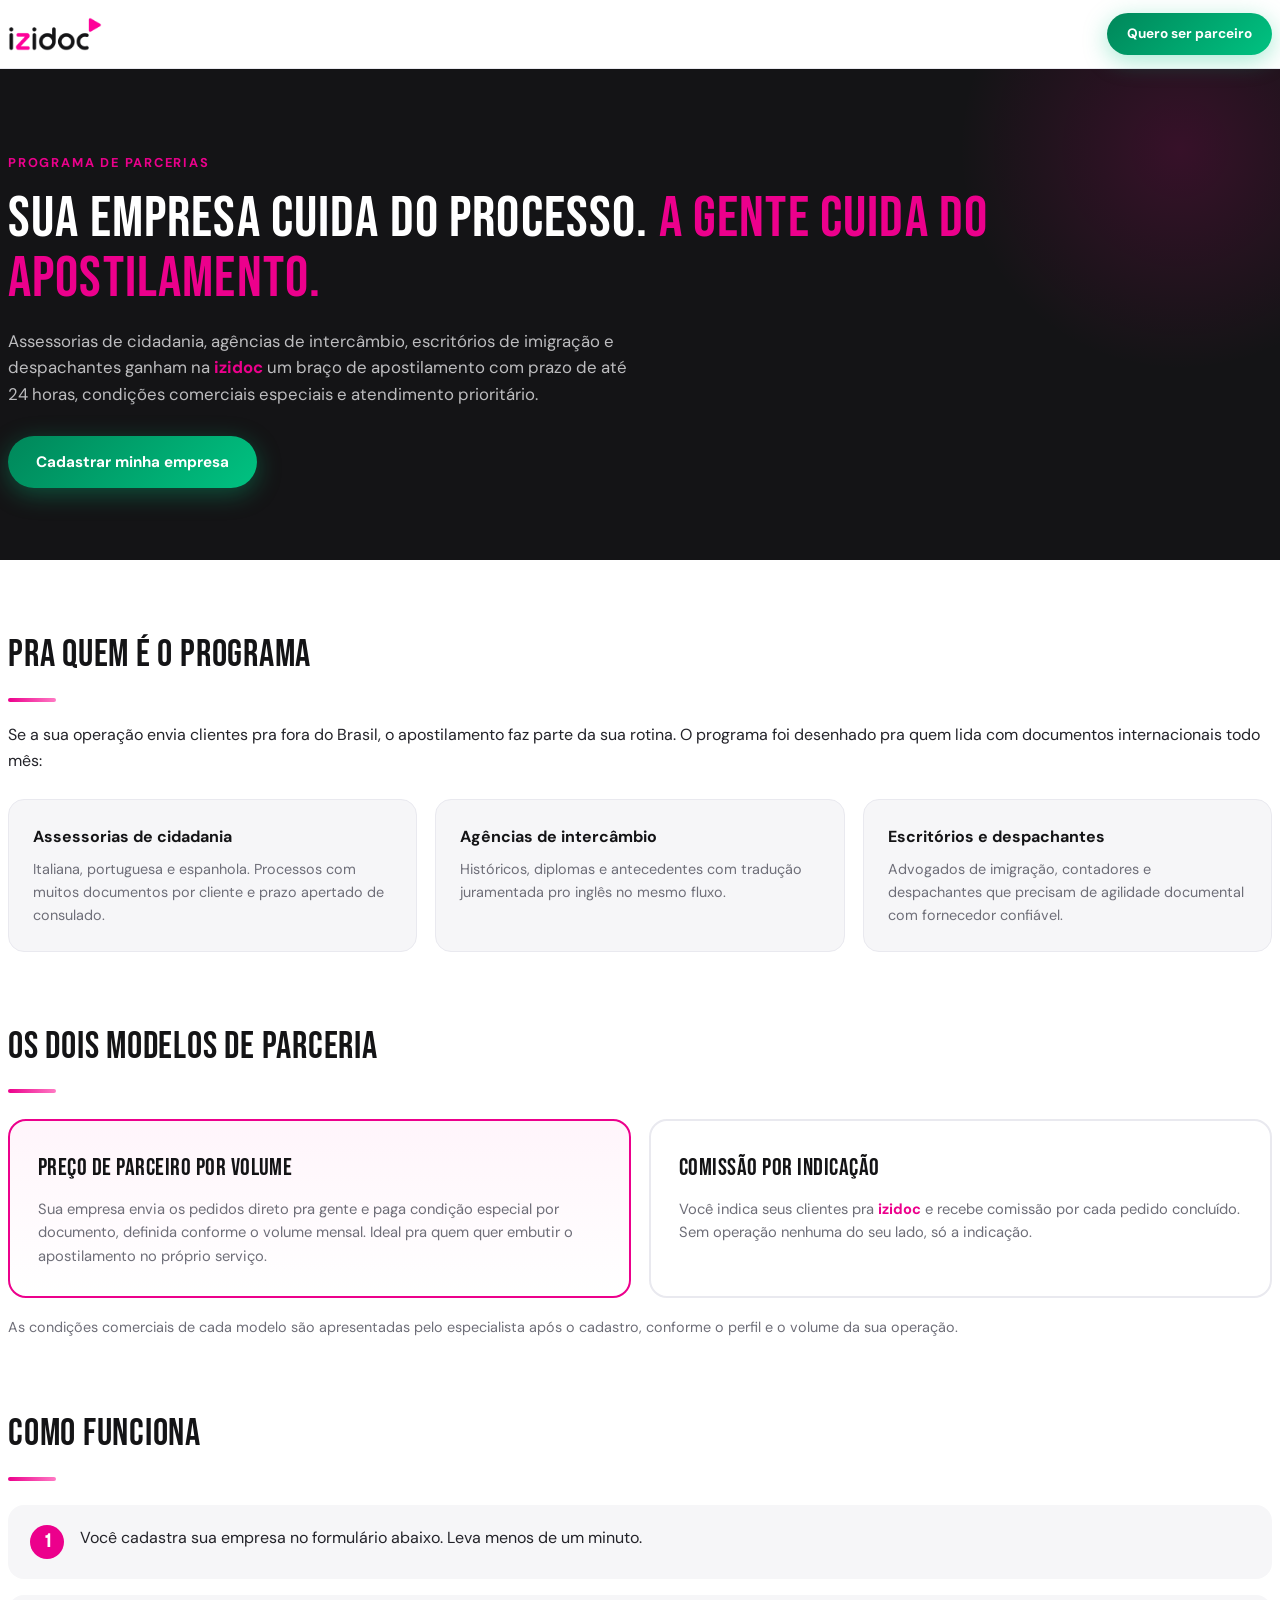
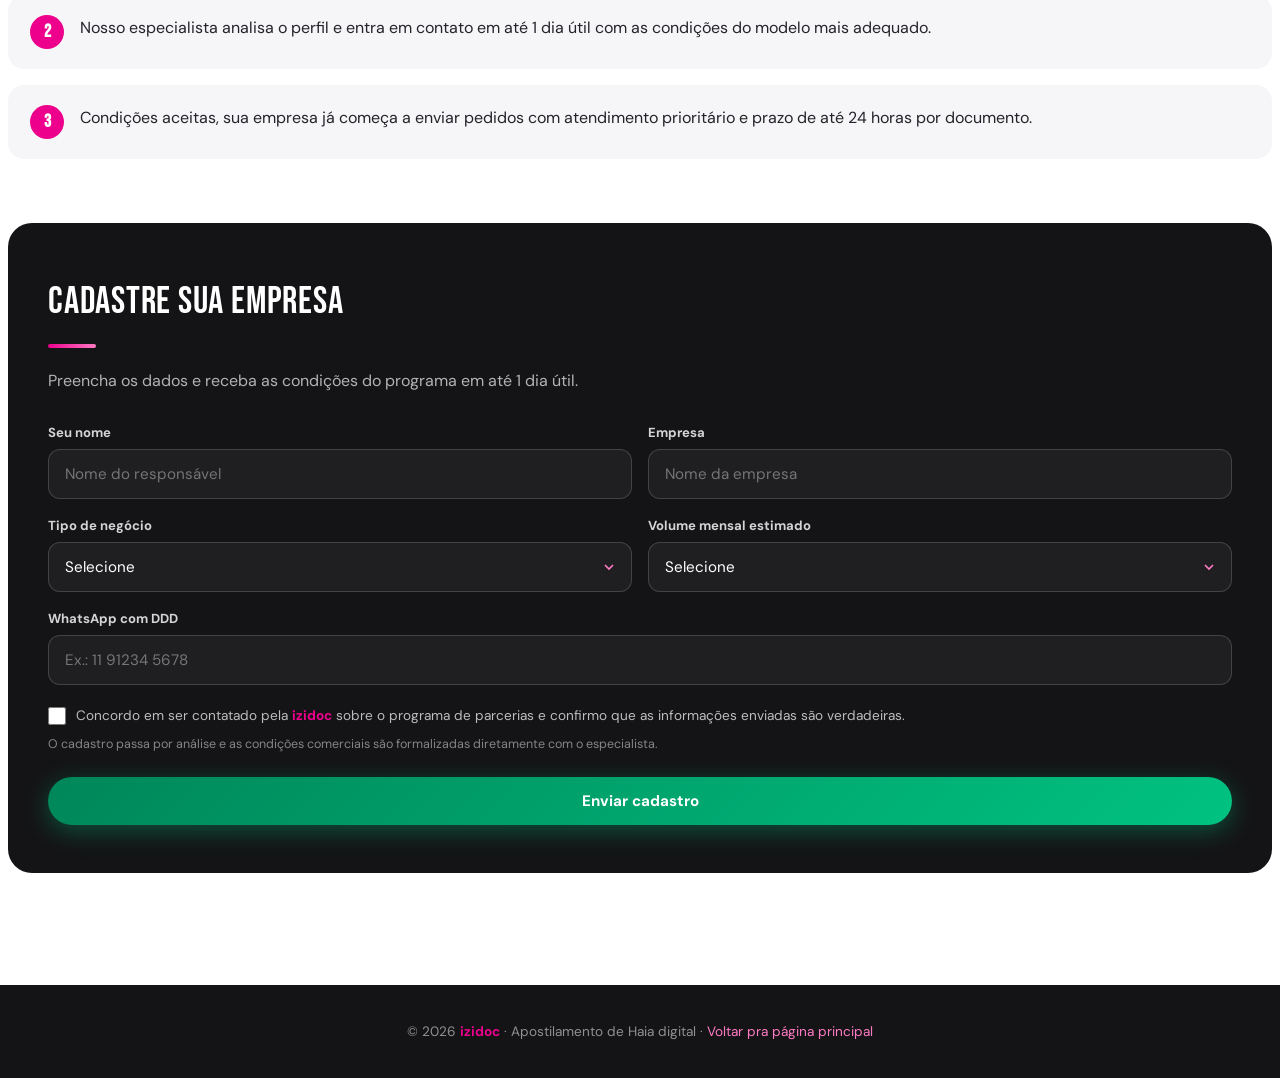
<file: parcerias.html>
<!DOCTYPE html>
<html lang="pt-BR">
<head>
<meta charset="UTF-8">
<meta name="viewport" content="width=device-width, initial-scale=1.0">
<title>Programa de Parcerias para Assessorias e Agências | izidoc</title>
<meta name="description" content="Sua assessoria de cidadania, agência de intercâmbio ou escritório cuida do processo. A IZI DOC cuida do apostilamento em até 24 horas, com condições especiais por volume ou comissão por indicação.">
<link rel="canonical" href="https://apostilasimples.com.br/parcerias.html">
<meta name="theme-color" content="#141416">
<link rel="icon" type="image/png" href="favicon.png">
<meta property="og:type" content="website">
<meta property="og:locale" content="pt_BR">
<meta property="og:site_name" content="izidoc">
<meta property="og:title" content="Programa de Parcerias para Assessorias e Agências | IZI DOC">
<meta property="og:description" content="Condições especiais de apostilamento por volume ou comissão por indicação. Cadastre sua empresa e receba as condições do programa.">
<meta property="og:url" content="https://apostilasimples.com.br/parcerias.html">
<meta property="og:image" content="https://apostilasimples.com.br/og-image.png">
<link rel="preconnect" href="https://fonts.googleapis.com">
<link rel="preconnect" href="https://fonts.gstatic.com" crossorigin>
<link href="https://fonts.googleapis.com/css2?family=Bebas+Neue&family=DM+Sans:opsz,wght@9..40,300..700&display=swap" rel="stylesheet">
<style>
:root{--navy:#141416;--navy2:#1C1C1F;--pink:#EC008C;--pinkl:#FF7AC4;--green:#00875A;--green-light:#00C281;--ice:#F6F6F8;--white:#FFF;--text:#232329;--muted:#6E6E78}
*{margin:0;padding:0;box-sizing:border-box}
body{font-family:'DM Sans',sans-serif;color:var(--text);background:var(--white);line-height:1.6}
.container{max-width:100%;margin:0 auto;padding:0 8px}
header{background:rgba(255,255,255,.94);backdrop-filter:blur(12px);position:sticky;top:0;z-index:50;border-bottom:1px solid #E9E9EF}
.header-inner{display:flex;align-items:center;justify-content:space-between;height:68px}
.logo img{height:34px;width:auto;display:block}
.btn{display:inline-flex;align-items:center;gap:8px;padding:14px 28px;border-radius:50px;font-weight:700;font-size:.95rem;text-decoration:none;border:none;cursor:pointer;font-family:'DM Sans',sans-serif;transition:transform .2s,box-shadow .2s}
.btn:hover{transform:translateY(-2px)}
.btn-green{background:linear-gradient(135deg,var(--green),var(--green-light));color:var(--white);box-shadow:0 6px 24px rgba(0,194,129,.35)}
.btn-header{padding:10px 20px;font-size:.85rem}
.hero{background:var(--navy);color:var(--white);padding:80px 0 72px;position:relative;overflow:hidden}
.hero::after{content:'';position:absolute;width:480px;height:480px;border-radius:50%;background:radial-gradient(circle,rgba(236,0,140,.16),transparent 65%);top:-160px;right:-140px}
.hero .tag{color:var(--pink);font-size:.8rem;font-weight:700;letter-spacing:.14em;text-transform:uppercase}
.hero h1{font-family:'Bebas Neue',sans-serif;font-weight:400;font-size:clamp(2.4rem,5.5vw,3.6rem);letter-spacing:.02em;line-height:1.05;margin:14px 0 18px;position:relative;z-index:1}
.hero h1 em{font-style:normal;color:var(--pink)}
.hero p{color:rgba(246,246,248,.75);max-width:620px;font-size:1.05rem;position:relative;z-index:1}
.hero .btn{margin-top:28px;position:relative;z-index:1}
section{padding:64px 0}
h2{font-family:'Bebas Neue',sans-serif;font-weight:400;font-size:clamp(1.7rem,3.5vw,2.4rem);letter-spacing:.02em;color:var(--navy);margin-bottom:20px}
h2::after{content:'';display:block;width:48px;height:4px;border-radius:4px;background:linear-gradient(90deg,var(--pink),var(--pinkl));margin-top:12px}
.content p{margin-bottom:16px}
.grid3{display:grid;grid-template-columns:repeat(3,1fr);gap:18px;margin-top:26px}
.card{background:var(--ice);border:1px solid #E9E9EF;border-radius:16px;padding:24px}
.card h3{font-size:1rem;color:var(--navy);margin-bottom:8px}
.card p{font-size:.9rem;color:var(--muted);margin:0}
.steps{display:grid;gap:16px;margin-top:24px}
.step{display:flex;gap:16px;align-items:flex-start;background:var(--ice);border-radius:16px;padding:20px 22px}
.step b{width:34px;height:34px;border-radius:50%;background:var(--pink);color:#fff;display:grid;place-items:center;flex-shrink:0;font-family:'Bebas Neue',sans-serif;font-size:1.1rem}
.models{display:grid;grid-template-columns:1fr 1fr;gap:18px;margin-top:26px}
.model{border:2px solid #E9E9EF;border-radius:18px;padding:28px}
.model.destaque{border-color:var(--pink);background:linear-gradient(180deg,#FFF5FB,var(--white))}
.model h3{font-family:'Bebas Neue',sans-serif;font-weight:400;font-size:1.5rem;letter-spacing:.02em;color:var(--navy);margin-bottom:10px}
.model p{font-size:.92rem;color:var(--muted)}
.form-wrap{background:var(--navy);border-radius:24px;padding:48px 40px;color:var(--white)}
.form-wrap h2{color:var(--white)}
.form-wrap .sub{color:rgba(246,246,248,.7);margin-bottom:28px}
.f-grid{display:grid;grid-template-columns:1fr 1fr;gap:16px}
.f-field{display:flex;flex-direction:column;gap:6px}
.f-field.full{grid-column:1 / -1}
.f-field label{font-size:.82rem;font-weight:700;color:rgba(246,246,248,.85)}
.f-field input,.f-field select{padding:14px 16px;border-radius:12px;border:1px solid rgba(255,255,255,.16);background:rgba(255,255,255,.05);color:var(--white);font-family:'DM Sans',sans-serif;font-size:.95rem}
.f-field select{appearance:none;background-image:url("data:image/svg+xml;utf8,<svg xmlns='http://www.w3.org/2000/svg' viewBox='0 0 24 24' fill='none' stroke='%23FF7AC4' stroke-width='2.5'><path d='M6 9l6 6 6-6'/></svg>");background-repeat:no-repeat;background-position:right 14px center;background-size:16px}
.f-field select option{color:var(--text)}
.f-field input::placeholder{color:rgba(246,246,248,.4)}
.f-field input:focus,.f-field select:focus{outline:none;border-color:var(--pink)}
.f-aceite{display:flex;gap:10px;align-items:flex-start;margin:20px 0 8px;font-size:.85rem;color:rgba(246,246,248,.75)}
.f-aceite input{width:18px;height:18px;margin-top:2px;accent-color:var(--pink);flex-shrink:0}
.f-nota{font-size:.78rem;color:rgba(246,246,248,.5);margin-bottom:22px}
.form-wrap .btn{width:100%;justify-content:center}
.f-result{text-align:center;display:none}
.f-result .check{width:60px;height:60px;border-radius:50%;background:rgba(0,194,129,.15);border:2px solid var(--green-light);color:var(--green-light);display:grid;place-items:center;margin:0 auto 18px;font-size:1.6rem}
.f-result h3{font-size:1.2rem;margin-bottom:10px}
.f-result p{color:rgba(246,246,248,.7);font-size:.92rem;margin-bottom:22px}
footer{background:var(--navy);color:rgba(246,246,248,.55);padding:36px 0;text-align:center;font-size:.85rem;margin-top:48px}
footer a{color:var(--pinkl);text-decoration:none}
@media(max-width:760px){.grid3{grid-template-columns:1fr}.models{grid-template-columns:1fr}.f-grid{grid-template-columns:1fr}.form-wrap{padding:34px 24px}}
.brand-txt{color:#EC008C;font-weight:700}
</style>
</head>
<body>
<header>
  <div class="container header-inner">
    <a href="/" class="logo" aria-label="izidoc"><img src="logo-izidoc-dark.png" alt="izidoc"></a>
    <a href="#cadastro" class="btn btn-green btn-header">Quero ser parceiro</a>
  </div>
</header>

<div class="hero">
  <div class="container">
    <span class="tag">Programa de parcerias</span>
    <h1>Sua empresa cuida do processo. <em>A gente cuida do apostilamento.</em></h1>
    <p>Assessorias de cidadania, agências de intercâmbio, escritórios de imigração e despachantes ganham na <span class="brand-txt">izidoc</span> um braço de apostilamento com prazo de até 24 horas, condições comerciais especiais e atendimento prioritário.</p>
    <a href="#cadastro" class="btn btn-green">Cadastrar minha empresa</a>
  </div>
</div>

<section>
  <div class="container content">
    <h2>Pra quem é o programa</h2>
    <p>Se a sua operação envia clientes pra fora do Brasil, o apostilamento faz parte da sua rotina. O programa foi desenhado pra quem lida com documentos internacionais todo mês:</p>
    <div class="grid3">
      <div class="card"><h3>Assessorias de cidadania</h3><p>Italiana, portuguesa e espanhola. Processos com muitos documentos por cliente e prazo apertado de consulado.</p></div>
      <div class="card"><h3>Agências de intercâmbio</h3><p>Históricos, diplomas e antecedentes com tradução juramentada pro inglês no mesmo fluxo.</p></div>
      <div class="card"><h3>Escritórios e despachantes</h3><p>Advogados de imigração, contadores e despachantes que precisam de agilidade documental com fornecedor confiável.</p></div>
    </div>
  </div>
</section>

<section style="padding-top:0">
  <div class="container">
    <h2>Os dois modelos de parceria</h2>
    <div class="models">
      <div class="model destaque">
        <h3>Preço de parceiro por volume</h3>
        <p>Sua empresa envia os pedidos direto pra gente e paga condição especial por documento, definida conforme o volume mensal. Ideal pra quem quer embutir o apostilamento no próprio serviço.</p>
      </div>
      <div class="model">
        <h3>Comissão por indicação</h3>
        <p>Você indica seus clientes pra <span class="brand-txt">izidoc</span> e recebe comissão por cada pedido concluído. Sem operação nenhuma do seu lado, só a indicação.</p>
      </div>
    </div>
    <p style="margin-top:18px;color:var(--muted);font-size:.9rem">As condições comerciais de cada modelo são apresentadas pelo especialista após o cadastro, conforme o perfil e o volume da sua operação.</p>
  </div>
</section>

<section style="padding-top:0">
  <div class="container">
    <h2>Como funciona</h2>
    <div class="steps">
      <div class="step"><b>1</b><div>Você cadastra sua empresa no formulário abaixo. Leva menos de um minuto.</div></div>
      <div class="step"><b>2</b><div>Nosso especialista analisa o perfil e entra em contato em até 1 dia útil com as condições do modelo mais adequado.</div></div>
      <div class="step"><b>3</b><div>Condições aceitas, sua empresa já começa a enviar pedidos com atendimento prioritário e prazo de até 24 horas por documento.</div></div>
    </div>
  </div>
</section>

<section style="padding-top:0" id="cadastro">
  <div class="container">
    <div class="form-wrap">
      <div id="pForm">
        <h2>Cadastre sua empresa</h2>
        <p class="sub">Preencha os dados e receba as condições do programa em até 1 dia útil.</p>
        <div class="f-grid">
          <div class="f-field"><label for="pNome">Seu nome</label><input type="text" id="pNome" placeholder="Nome do responsável" autocomplete="name"></div>
          <div class="f-field"><label for="pEmpresa">Empresa</label><input type="text" id="pEmpresa" placeholder="Nome da empresa" autocomplete="organization"></div>
          <div class="f-field"><label for="pTipo">Tipo de negócio</label>
            <select id="pTipo">
              <option value="" disabled selected>Selecione</option>
              <option>Assessoria de cidadania</option>
              <option>Agência de intercâmbio</option>
              <option>Escritório de advocacia ou imigração</option>
              <option>Contabilidade ou despachante</option>
              <option>Outro</option>
            </select>
          </div>
          <div class="f-field"><label for="pVolume">Volume mensal estimado</label>
            <select id="pVolume">
              <option value="" disabled selected>Selecione</option>
              <option>Até 5 documentos</option>
              <option>5 a 15 documentos</option>
              <option>15 a 40 documentos</option>
              <option>Mais de 40 documentos</option>
            </select>
          </div>
          <div class="f-field full"><label for="pZap">WhatsApp com DDD</label><input type="tel" id="pZap" placeholder="Ex.: 11 91234 5678" inputmode="tel" autocomplete="tel"></div>
        </div>
        <label class="f-aceite">
          <input type="checkbox" id="pAceite">
          <span>Concordo em ser contatado pela <span class="brand-txt">izidoc</span> sobre o programa de parcerias e confirmo que as informações enviadas são verdadeiras.</span>
        </label>
        <p class="f-nota">O cadastro passa por análise e as condições comerciais são formalizadas diretamente com o especialista.</p>
        <button type="button" class="btn btn-green" id="pEnviar">Enviar cadastro</button>
      </div>
      <div class="f-result" id="pResult">
        <div class="check">✓</div>
        <h3>Cadastro recebido!</h3>
        <p>Nosso especialista analisa o perfil da sua empresa e entra em contato em até 1 dia útil. Se preferir adiantar a conversa, é só chamar no WhatsApp.</p>
        <a href="#" class="btn btn-green" id="pWhats" target="_blank" rel="noopener">Falar com o especialista agora</a>
      </div>
    </div>
  </div>
</section>

<footer>
  <div class="container">
    © 2026 <span class="brand-txt">izidoc</span> · Apostilamento de Haia digital · <a href="/">Voltar pra página principal</a>
  </div>
</footer>

<script>
(function(){
  const SUPA_URL='https://kclbawvrvmiiyngkzibi.supabase.co';
  const SUPA_KEY='eyJhbGciOiJIUzI1NiIsInR5cCI6IkpXVCJ9.eyJpc3MiOiJzdXBhYmFzZSIsInJlZiI6ImtjbGJhd3Zydm1paXluZ2t6aWJpIiwicm9sZSI6ImFub24iLCJpYXQiOjE3NzkxMjExNjEsImV4cCI6MjA5NDY5NzE2MX0.BHzAGVSWxAeX2lXLWpva6MCupc4wKcUeTMA_dkkqu_w';
  const WHATS='5511999999999';
  document.getElementById('pEnviar').addEventListener('click', function(){
    const nome=document.getElementById('pNome').value.trim();
    const empresa=document.getElementById('pEmpresa').value.trim();
    const tipo=document.getElementById('pTipo').value;
    const volume=document.getElementById('pVolume').value;
    const zap=document.getElementById('pZap').value.trim();
    const aceite=document.getElementById('pAceite').checked;
    if(!nome||!empresa||!tipo||!volume||zap.replace(/\D/g,'').length<10){alert('Preencha todos os campos com um WhatsApp válido.');return;}
    if(!aceite){alert('Pra enviar o cadastro, confirme o aceite de contato.');return;}
    try{
      fetch(SUPA_URL+'/rest/v1/leads',{method:'POST',headers:{'apikey':SUPA_KEY,'Authorization':'Bearer '+SUPA_KEY,'Content-Type':'application/json','Prefer':'return=minimal'},body:JSON.stringify({nome:nome+' ('+empresa+')',whatsapp:zap,documento:'Parceria: '+tipo,pais:'Volume: '+volume,origem:'parceria_site'})});
    }catch(e){}
    if(typeof gtag==='function'){gtag('event','generate_lead',{method:'parceria'});}
    const msg='Oi! Cadastrei minha empresa no programa de parcerias. Empresa: '+empresa+'. Tipo: '+tipo+'. Volume estimado: '+volume+'. Meu nome é '+nome+'.';
    document.getElementById('pWhats').href='https://wa.me/'+WHATS+'?text='+encodeURIComponent(msg);
    document.getElementById('pForm').style.display='none';
    document.getElementById('pResult').style.display='block';
  });
})();
</script>
</body>
</html>
</file>
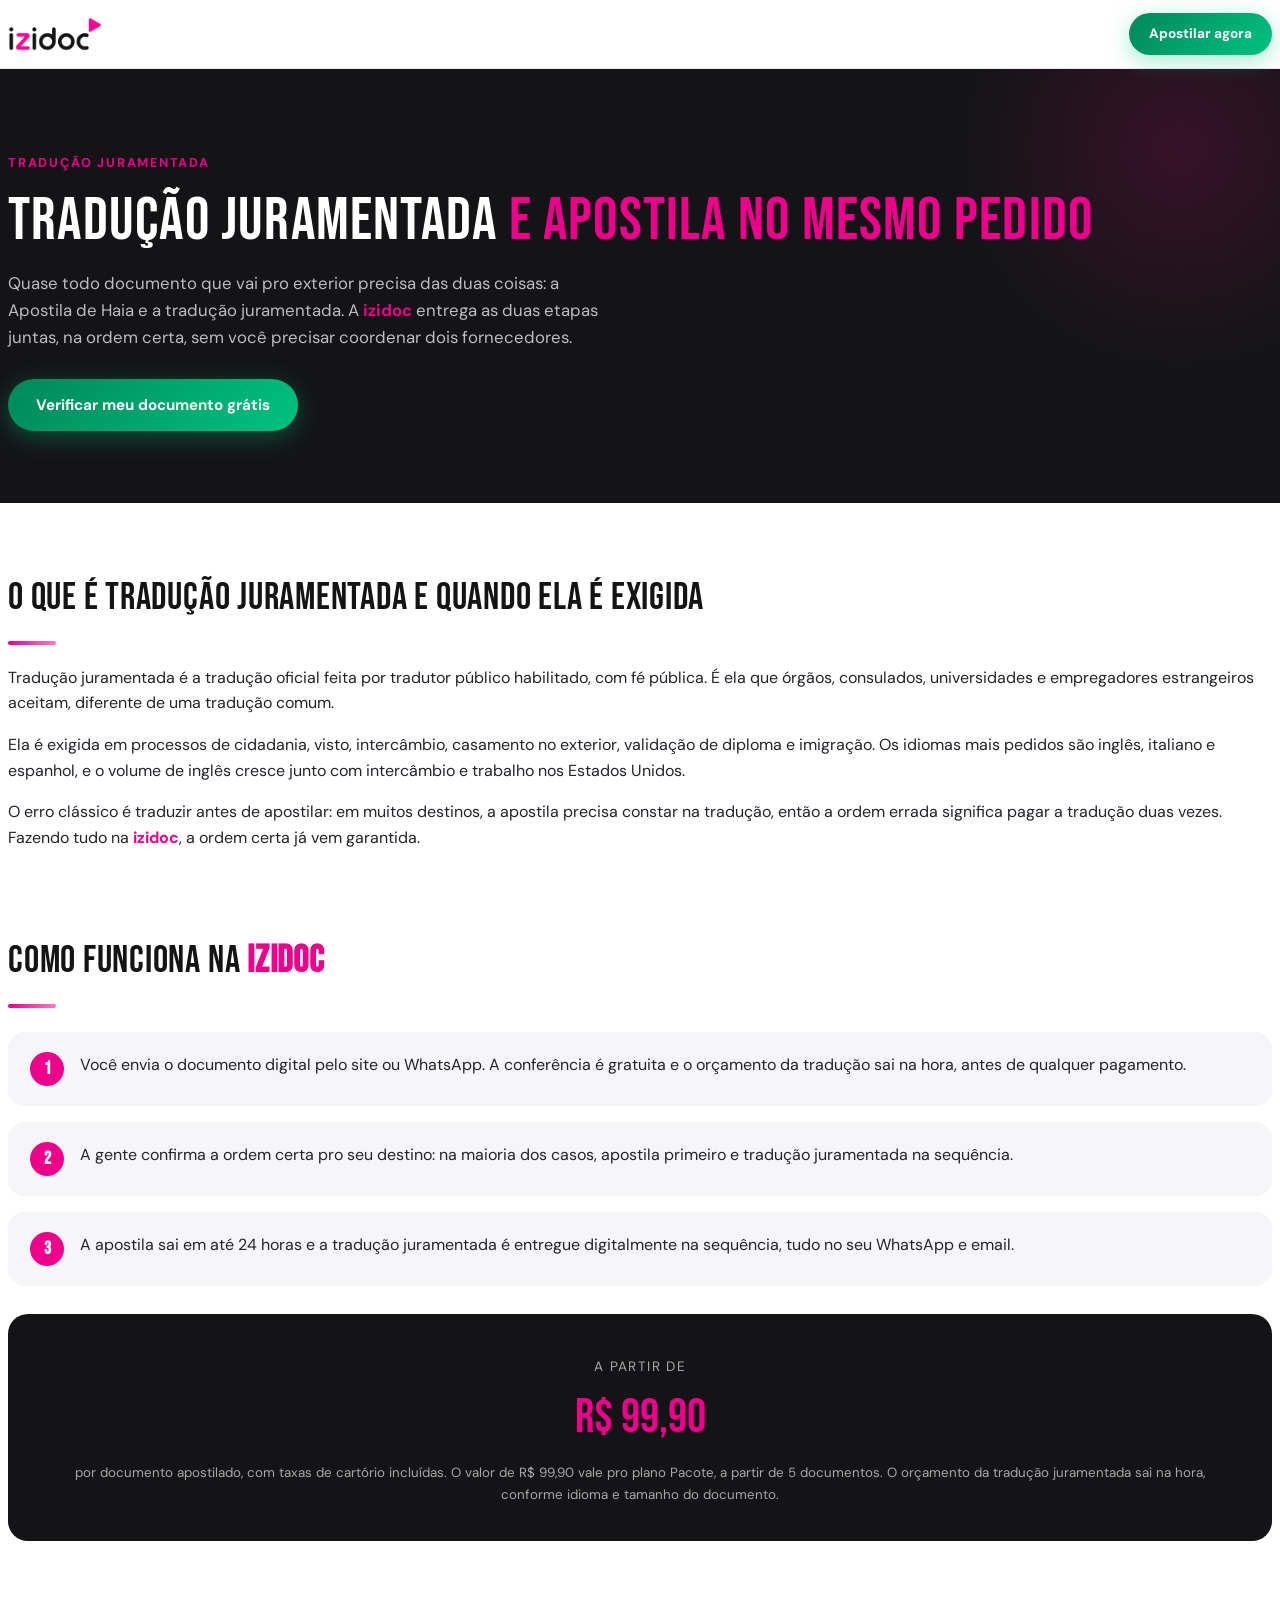
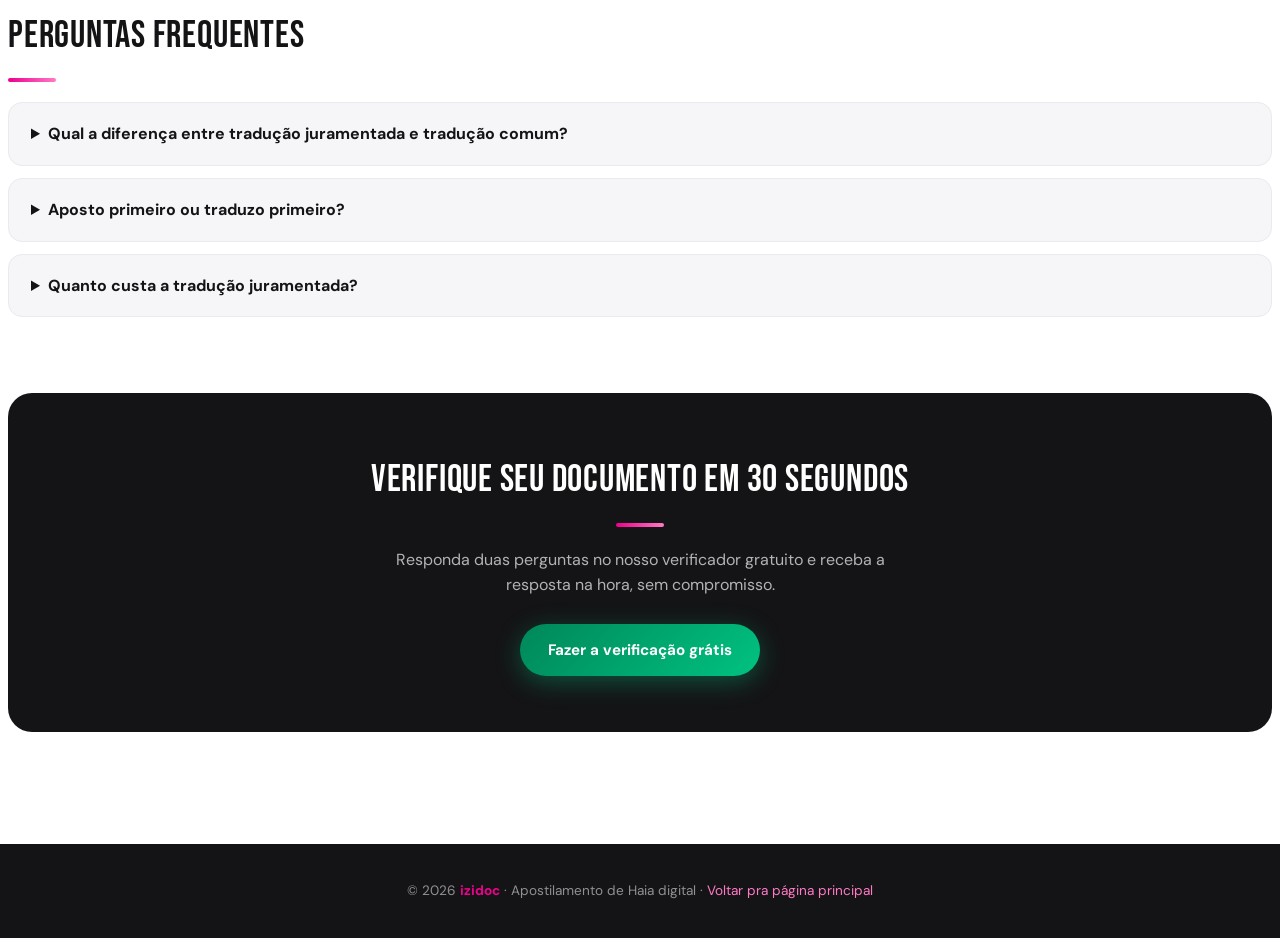
<file: traducao-juramentada.html>
<!DOCTYPE html>
<html lang="pt-BR">
<head>
<meta charset="UTF-8">
<meta name="viewport" content="width=device-width, initial-scale=1.0">
<title>Tradução Juramentada com Apostilamento Online | izidoc</title>
<meta name="description" content="Tradução juramentada para inglês, italiano, espanhol e outros idiomas, com apostilamento de Haia no mesmo pedido. Documento pronto pra valer no exterior, na ordem certa e sem retrabalho.">
<link rel="canonical" href="https://apostilasimples.com.br/traducao-juramentada.html">
<meta name="theme-color" content="#141416">
<link rel="icon" type="image/png" href="favicon.png">
<meta property="og:type" content="website">
<meta property="og:locale" content="pt_BR">
<meta property="og:site_name" content="izidoc">
<meta property="og:title" content="Tradução Juramentada com Apostilamento Online | IZI DOC">
<meta property="og:description" content="Tradução juramentada para inglês, italiano, espanhol e outros idiomas, com apostilamento de Haia no mesmo pedido. Documento pronto pra valer no exterior, na ordem certa e sem retrabalho.">
<meta property="og:url" content="https://apostilasimples.com.br/traducao-juramentada.html">
<meta property="og:image" content="https://apostilasimples.com.br/og-image.png">
<link rel="preconnect" href="https://fonts.googleapis.com">
<link rel="preconnect" href="https://fonts.gstatic.com" crossorigin>
<link href="https://fonts.googleapis.com/css2?family=Bebas+Neue&family=DM+Sans:opsz,wght@9..40,300..700&display=swap" rel="stylesheet">
<script type="application/ld+json">{"@context": "https://schema.org", "@type": "FAQPage", "mainEntity": [{"@type": "Question", "name": "Qual a diferença entre tradução juramentada e tradução comum?", "acceptedAnswer": {"@type": "Answer", "text": "A juramentada é feita por tradutor público habilitado e tem fé pública, ou seja, validade oficial perante órgãos e instituições. A tradução comum não é aceita em processos oficiais."}}, {"@type": "Question", "name": "Aposto primeiro ou traduzo primeiro?", "acceptedAnswer": {"@type": "Answer", "text": "Na maioria dos destinos, o documento é apostilado primeiro e a tradução juramentada vem depois, incluindo a tradução da própria apostila quando o processo exige. A gente confirma a ordem certa pro seu caso antes de começar."}}, {"@type": "Question", "name": "Quanto custa a tradução juramentada?", "acceptedAnswer": {"@type": "Answer", "text": "O valor depende do idioma e do tamanho do documento. Você envia o documento, a gente confere gratuitamente e o orçamento sai na hora, sem compromisso."}}]}</script>
<style>
:root{--navy:#141416;--navy2:#1C1C1F;--pink:#EC008C;--pinkl:#FF7AC4;--green:#00875A;--green-light:#00C281;--ice:#F6F6F8;--white:#FFF;--text:#232329;--muted:#6E6E78}
*{margin:0;padding:0;box-sizing:border-box}
body{font-family:'DM Sans',sans-serif;color:var(--text);background:var(--white);line-height:1.6}
.container{max-width:100%;margin:0 auto;padding:0 8px}
header{background:rgba(255,255,255,.94);backdrop-filter:blur(12px);position:sticky;top:0;z-index:50;border-bottom:1px solid #E9E9EF}
.header-inner{display:flex;align-items:center;justify-content:space-between;height:68px}
.logo img{height:34px;width:auto;display:block}
.btn{display:inline-flex;align-items:center;gap:8px;padding:14px 28px;border-radius:50px;font-weight:700;font-size:.95rem;text-decoration:none;transition:transform .2s,box-shadow .2s}
.btn:hover{transform:translateY(-2px)}
.btn-green{background:linear-gradient(135deg,var(--green),var(--green-light));color:var(--white);box-shadow:0 6px 24px rgba(0,194,129,.35)}
.btn-header{padding:10px 20px;font-size:.85rem}
.hero{background:var(--navy);color:var(--white);padding:80px 0 72px;position:relative;overflow:hidden}
.hero::after{content:'';position:absolute;width:480px;height:480px;border-radius:50%;background:radial-gradient(circle,rgba(236,0,140,.16),transparent 65%);top:-160px;right:-140px}
.hero .tag{color:var(--pink);font-size:.8rem;font-weight:700;letter-spacing:.14em;text-transform:uppercase}
.hero h1{font-family:'Bebas Neue',sans-serif;font-weight:400;font-size:clamp(2.4rem,5.5vw,3.8rem);letter-spacing:.02em;line-height:1.05;margin:14px 0 18px;position:relative;z-index:1}
.hero h1 em{font-style:normal;color:var(--pink)}
.hero p{color:rgba(246,246,248,.75);max-width:600px;font-size:1.05rem;position:relative;z-index:1}
.hero .btn{margin-top:28px;position:relative;z-index:1}
section{padding:64px 0}
h2{font-family:'Bebas Neue',sans-serif;font-weight:400;font-size:clamp(1.7rem,3.5vw,2.4rem);letter-spacing:.02em;color:var(--navy);margin-bottom:20px}
h2::after{content:'';display:block;width:48px;height:4px;border-radius:4px;background:linear-gradient(90deg,var(--pink),var(--pinkl));margin-top:12px}
.content p{margin-bottom:16px;color:var(--text)}
.content ul{margin:0 0 16px 22px}
.content li{margin-bottom:8px}
.steps{display:grid;gap:16px;margin-top:24px}
.step{display:flex;gap:16px;align-items:flex-start;background:var(--ice);border-radius:16px;padding:20px 22px}
.step b{width:34px;height:34px;border-radius:50%;background:var(--pink);color:#fff;display:grid;place-items:center;flex-shrink:0;font-family:'Bebas Neue',sans-serif;font-size:1.1rem}
.price-box{background:var(--navy);color:var(--white);border-radius:20px;padding:36px;text-align:center;margin-top:28px}
.price-box .val{font-family:'Bebas Neue',sans-serif;font-size:3rem;color:var(--pink)}
.price-box small{color:rgba(246,246,248,.65);display:block;margin-top:6px}
details{background:var(--ice);border:1px solid #E9E9EF;border-radius:14px;padding:18px 22px;margin-bottom:12px}
details[open]{border-color:var(--pink)}
summary{font-weight:700;cursor:pointer;color:var(--navy)}
details p{margin-top:12px;color:var(--muted)}
.cta-final{background:var(--navy);border-radius:24px;padding:56px 32px;text-align:center;color:var(--white)}
.cta-final h2{color:var(--white)}
.cta-final h2::after{margin:12px auto 0}
.cta-final p{color:rgba(246,246,248,.7);margin:0 auto 26px;max-width:520px}
footer{background:var(--navy);color:rgba(246,246,248,.55);padding:36px 0;text-align:center;font-size:.85rem;margin-top:48px}
footer a{color:var(--pinkl);text-decoration:none}
.brand-txt{color:#EC008C;font-weight:700}
</style>
</head>
<body>
<header>
  <div class="container header-inner">
    <a href="/" class="logo" aria-label="izidoc"><img src="logo-izidoc-dark.png" alt="izidoc"></a>
    <a href="https://wa.me/5511999999999?text=Oi!%20Preciso%20de%20tradu%C3%A7%C3%A3o%20juramentada." class="btn btn-green btn-header" target="_blank" rel="noopener">Apostilar agora</a>
  </div>
</header>

<div class="hero">
  <div class="container">
    <span class="tag">Tradução juramentada</span>
    <h1>Tradução juramentada <em>e apostila no mesmo pedido</em></h1>
    <p>Quase todo documento que vai pro exterior precisa das duas coisas: a Apostila de Haia e a tradução juramentada. A <span class="brand-txt">izidoc</span> entrega as duas etapas juntas, na ordem certa, sem você precisar coordenar dois fornecedores.</p>
    <a href="/#verificador" class="btn btn-green">Verificar meu documento grátis</a>
  </div>
</div>

<section>
  <div class="container content">
    <h2>O que é tradução juramentada e quando ela é exigida</h2>
    <p>Tradução juramentada é a tradução oficial feita por tradutor público habilitado, com fé pública. É ela que órgãos, consulados, universidades e empregadores estrangeiros aceitam, diferente de uma tradução comum.</p>
    <p>Ela é exigida em processos de cidadania, visto, intercâmbio, casamento no exterior, validação de diploma e imigração. Os idiomas mais pedidos são inglês, italiano e espanhol, e o volume de inglês cresce junto com intercâmbio e trabalho nos Estados Unidos.</p>
    <p>O erro clássico é traduzir antes de apostilar: em muitos destinos, a apostila precisa constar na tradução, então a ordem errada significa pagar a tradução duas vezes. Fazendo tudo na <span class="brand-txt">izidoc</span>, a ordem certa já vem garantida.</p>
  </div>
</section>

<section style="padding-top:0">
  <div class="container">
    <h2>Como funciona na <span class="brand-txt">izidoc</span></h2>
    <div class="steps">
      <div class="step"><b>1</b><div>Você envia o documento digital pelo site ou WhatsApp. A conferência é gratuita e o orçamento da tradução sai na hora, antes de qualquer pagamento.</div></div>
      <div class="step"><b>2</b><div>A gente confirma a ordem certa pro seu destino: na maioria dos casos, apostila primeiro e tradução juramentada na sequência.</div></div>
      <div class="step"><b>3</b><div>A apostila sai em até 24 horas e a tradução juramentada é entregue digitalmente na sequência, tudo no seu WhatsApp e email.</div></div>
    </div>
    <div class="price-box">
      <small style="display:block;font-size:.85rem;letter-spacing:.1em;text-transform:uppercase;color:rgba(246,246,248,.65);margin-bottom:2px">a partir de</small>
      <div class="val">R$ 99,90</div>
      <small>por documento apostilado, com taxas de cartório incluídas. O valor de R$ 99,90 vale pro plano Pacote, a partir de 5 documentos. O orçamento da tradução juramentada sai na hora, conforme idioma e tamanho do documento.</small>
    </div>
  </div>
</section>

<section style="padding-top:0">
  <div class="container">
    <h2>Perguntas frequentes</h2>
    <details><summary>Qual a diferença entre tradução juramentada e tradução comum?</summary><p>A juramentada é feita por tradutor público habilitado e tem fé pública, ou seja, validade oficial perante órgãos e instituições. A tradução comum não é aceita em processos oficiais.</p></details>
    <details><summary>Aposto primeiro ou traduzo primeiro?</summary><p>Na maioria dos destinos, o documento é apostilado primeiro e a tradução juramentada vem depois, incluindo a tradução da própria apostila quando o processo exige. A gente confirma a ordem certa pro seu caso antes de começar.</p></details>
    <details><summary>Quanto custa a tradução juramentada?</summary><p>O valor depende do idioma e do tamanho do documento. Você envia o documento, a gente confere gratuitamente e o orçamento sai na hora, sem compromisso.</p></details>
  </div>
</section>

<section style="padding-top:0">
  <div class="container">
    <div class="cta-final">
      <h2>Verifique seu documento em 30 segundos</h2>
      <p>Responda duas perguntas no nosso verificador gratuito e receba a resposta na hora, sem compromisso.</p>
      <a href="/#verificador" class="btn btn-green">Fazer a verificação grátis</a>
    </div>
  </div>
</section>

<footer>
  <div class="container">
    © 2026 <span class="brand-txt">izidoc</span> · Apostilamento de Haia digital · <a href="/">Voltar pra página principal</a>
  </div>
</footer>
</body>
</html>
</file>
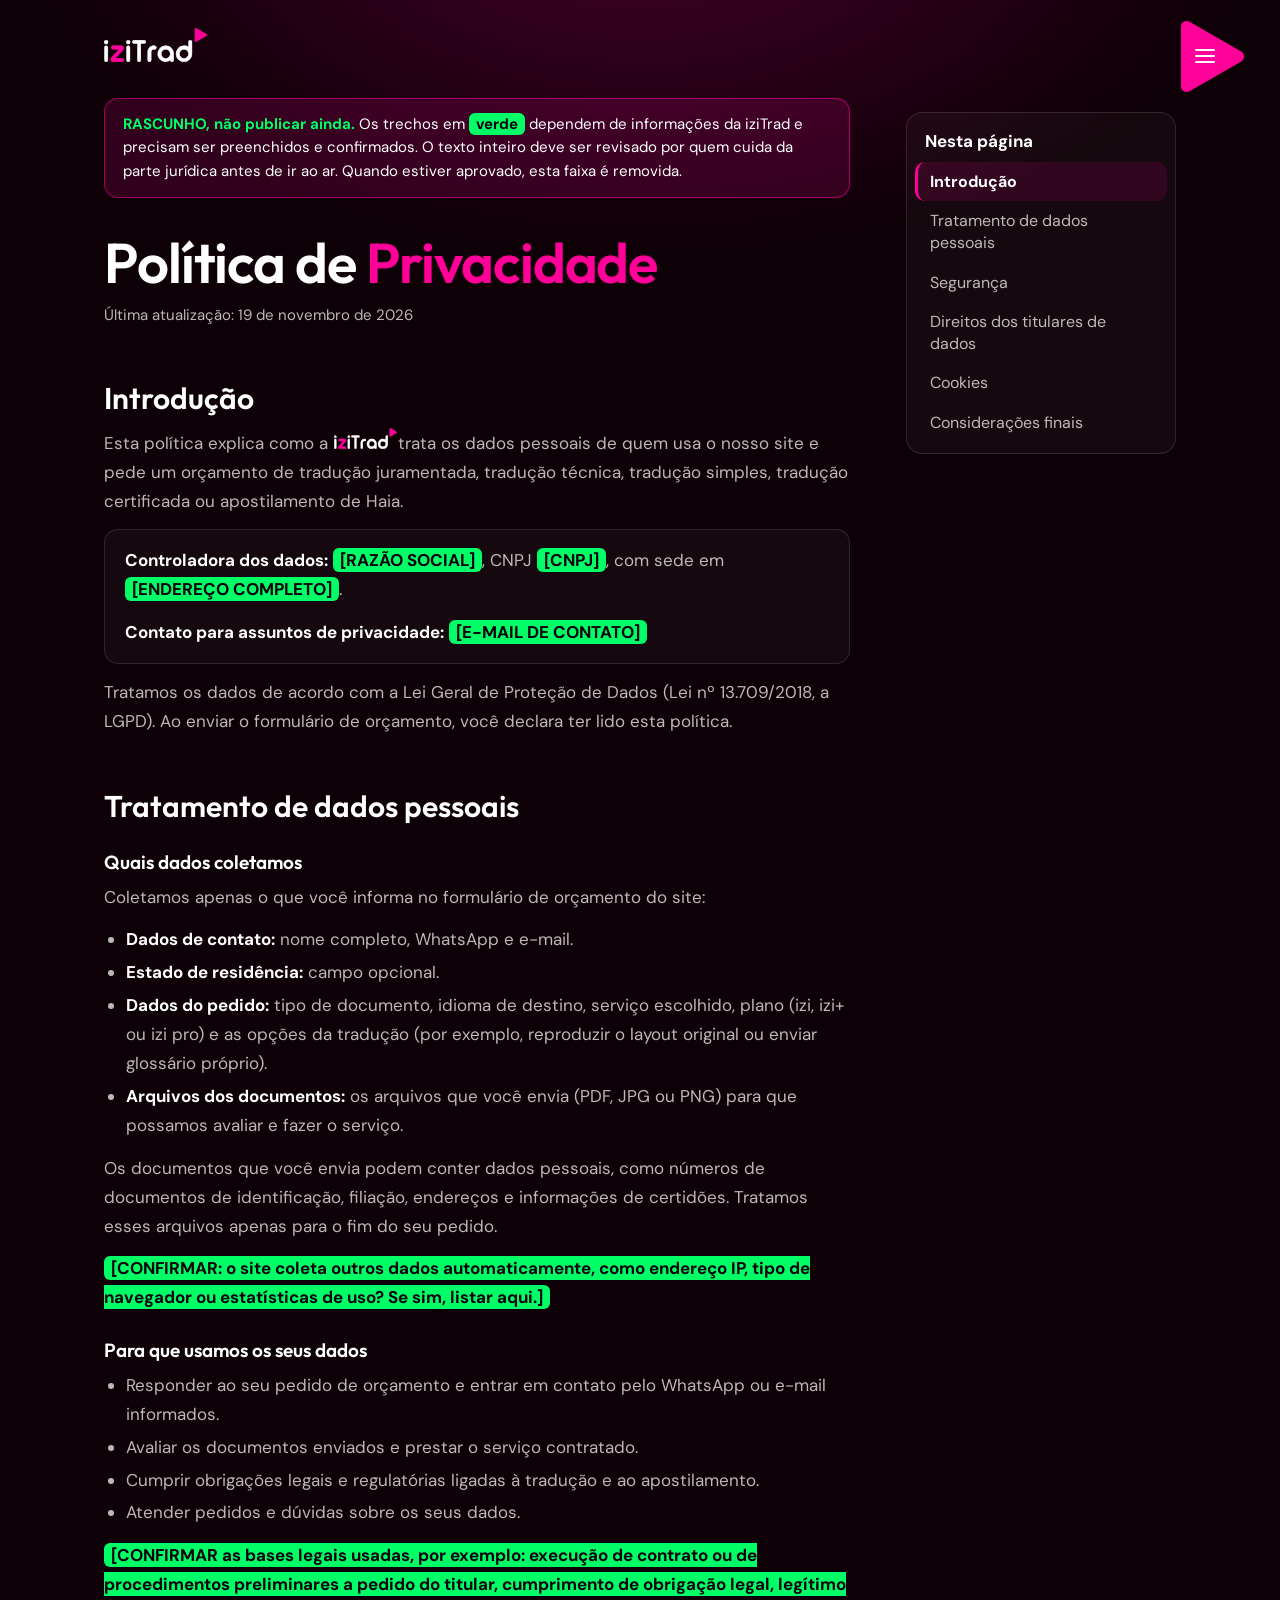
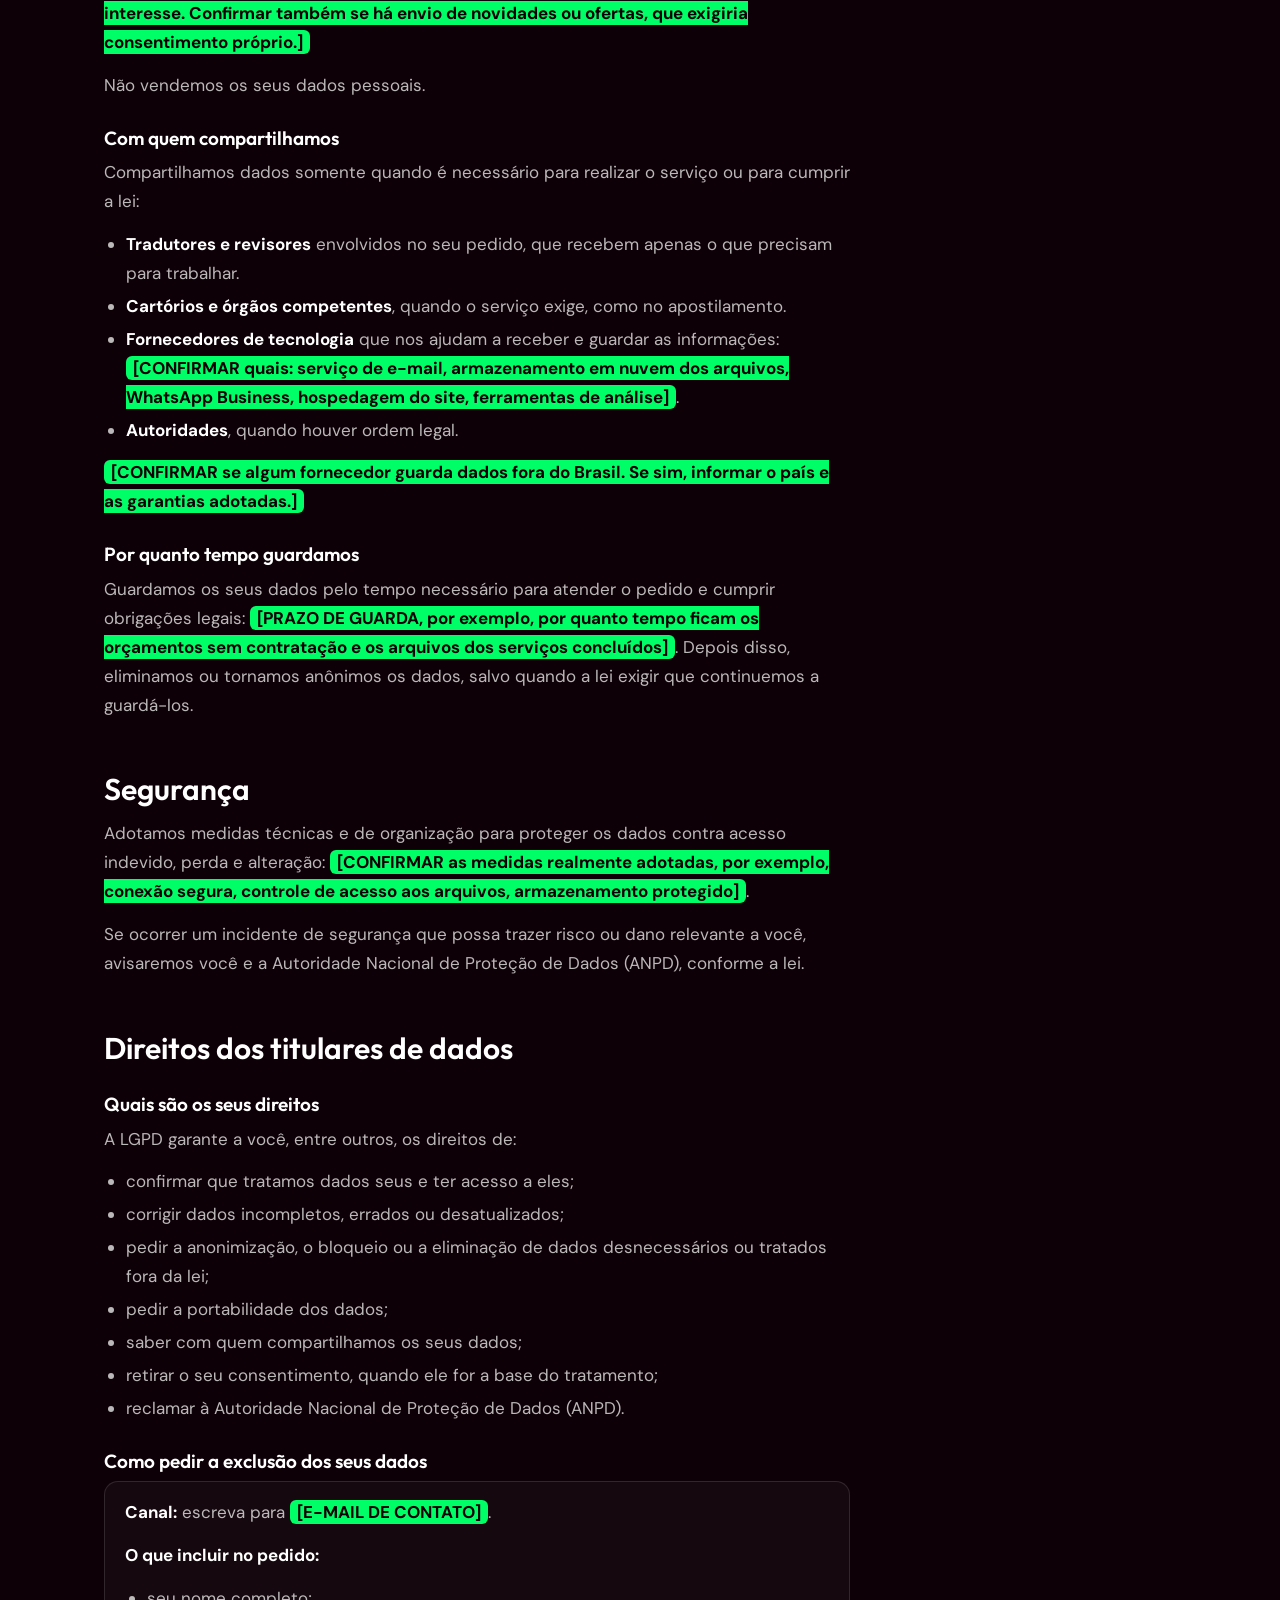
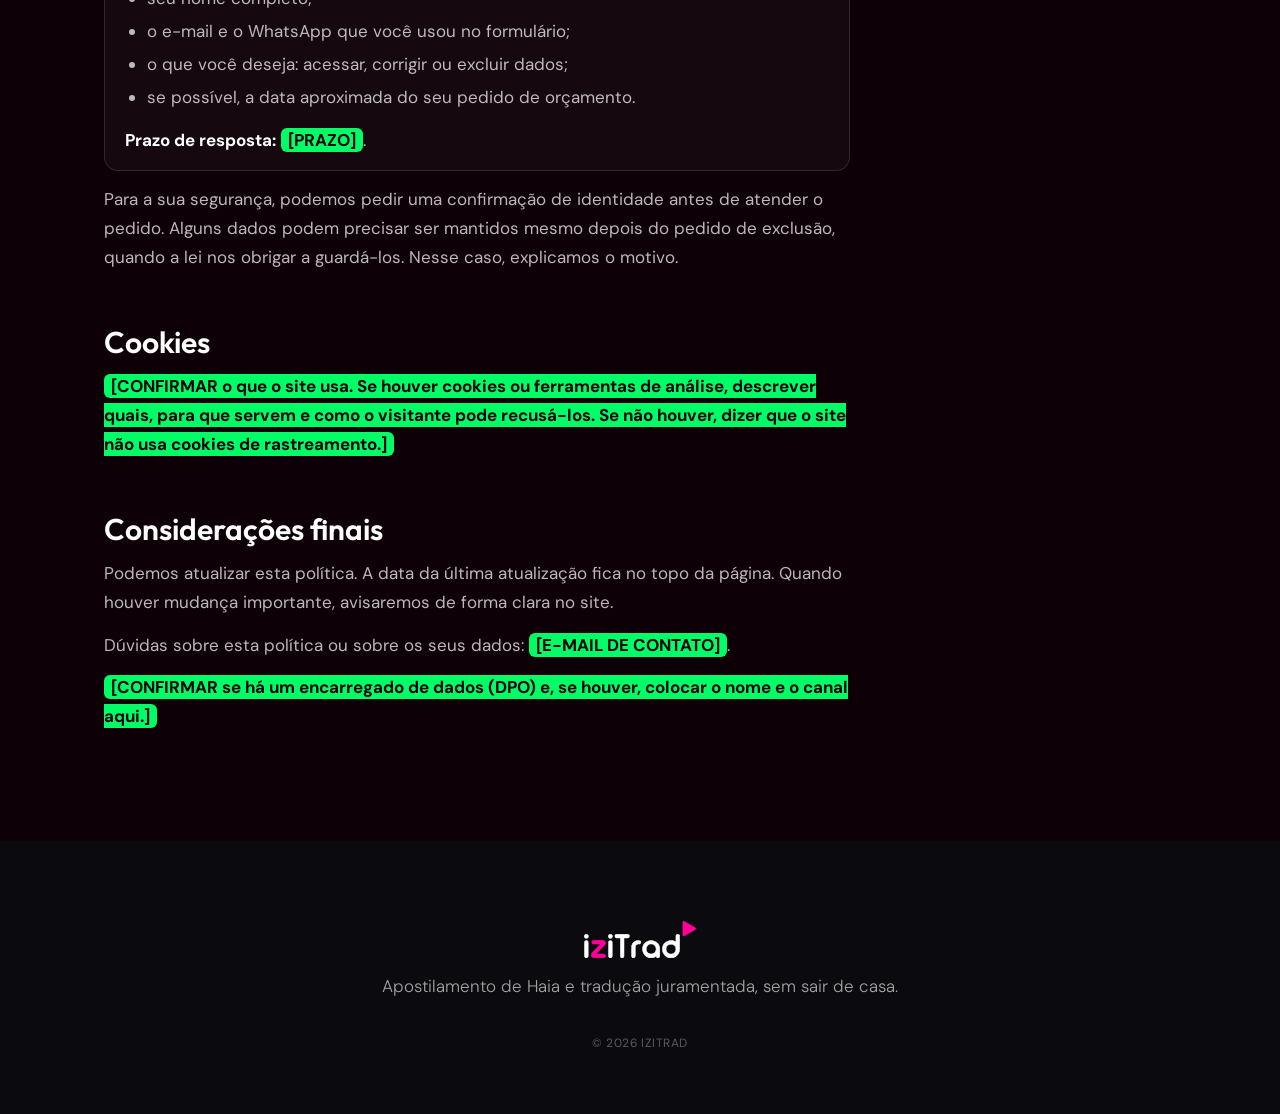
<file: izitrad-novo/politica-de-privacidade.html>
<!doctype html>
<html lang="pt-BR">
<head>
<meta charset="utf-8">
<meta name="viewport" content="width=device-width,initial-scale=1">
<title>Política de Privacidade | iziTrad</title>
<meta name="description" content="Como a iziTrad coleta, usa e protege os seus dados pessoais.">
<!-- RASCUNHO: não indexar enquanto não for aprovado e revisado pelo jurídico. Quando for ao ar, trocar por index,follow. -->
<meta name="robots" content="noindex,nofollow">
<link rel="icon" type="image/svg+xml" href="assets/img/favicon-triangulo-verde.svg">
<link href="https://fonts.googleapis.com/css2?family=DM+Sans:opsz,wght@9..40,300;9..40,400;9..40,500;9..40,700&family=Outfit:wght@400;600;800&display=swap" rel="stylesheet">
<style>
  :root{--pink:#FF0099;--green:#00FF66;--bg:#0e0007;--ink:#fff;--soft:rgba(255,255,255,.72);--line:rgba(255,255,255,.12)}
  *{box-sizing:border-box}
  html{scroll-behavior:smooth}
  body{margin:0;background:var(--bg);color:var(--ink);font:400 17px/1.7 'DM Sans',system-ui,sans-serif;-webkit-font-smoothing:antialiased}
  body::before{content:"";position:fixed;inset:0;z-index:-1;background:radial-gradient(900px 500px at 50% -10%,rgba(255,0,153,.22),transparent 70%)}
  a{color:var(--pink)}
  a:hover{color:#ff4db8}
  .topo{display:flex;align-items:center;justify-content:space-between;gap:16px;max-width:1120px;margin:0 auto;padding:28px 24px 0}
  .topo img{height:34px;width:auto;display:block}
  /* CABEÇALHO DO SITE (estado "compacto" da página inicial): logo à esquerda e o botão de menu em triângulo rosa, fixo no canto direito, abrindo o mesmo dropdown. Visual copiado de assets/css/site.css; sem carregar o código pesado da página inicial. */
  .site-header{position:fixed;top:0;right:0;z-index:1000;width:max-content;pointer-events:none}
  .site-header .header-inner{display:flex;align-items:center;justify-content:flex-end;height:112px;padding:0}
  .site-header .menu-toggle{position:relative;display:block;background:none;border:none;cursor:pointer;padding:0;width:66px;height:75px;margin-right:34px;pointer-events:auto}
  .site-header .menu-toggle__tri{position:absolute;inset:0;width:100%;height:100%;fill:var(--pink)}
  .site-header .menu-toggle span{position:absolute;left:calc(50% - 8px);top:50%;display:block;width:20px;height:2px;background:#fff;border-radius:2px;transition:.3s;transform:translate(-50%,-50%)}
  .site-header .menu-toggle span:nth-of-type(1){margin-top:-6px}
  .site-header .menu-toggle span:nth-of-type(3){margin-top:6px}
  .site-header[data-nav-open] .menu-toggle span:nth-of-type(1){transform:translate(-50%,-50%) rotate(45deg);margin-top:0}
  .site-header[data-nav-open] .menu-toggle span:nth-of-type(2){opacity:0}
  .site-header[data-nav-open] .menu-toggle span:nth-of-type(3){transform:translate(-50%,-50%) rotate(-45deg);margin-top:0}
  .site-header .nav-backdrop{position:fixed;inset:0;opacity:0;pointer-events:none;background:rgba(10,10,20,.4);backdrop-filter:blur(2px);-webkit-backdrop-filter:blur(2px);transition:opacity .16s ease-in}
  .site-header[data-nav-open] .nav-backdrop{opacity:1;pointer-events:auto;transition:opacity .3s cubic-bezier(.16,1,.3,1)}
  .site-header .main-nav{position:absolute;top:100%;right:20px;width:max-content;min-width:168px;display:flex;flex-direction:column;gap:2px;margin:8px 0 0;padding:8px;background:#141416;border-radius:14px;box-shadow:0 12px 30px rgba(0,0,0,.35);opacity:0;visibility:hidden;transform:translateY(-8px);pointer-events:auto;transition:opacity .16s ease-in,transform .16s ease-in,visibility .16s}
  .site-header[data-nav-open] .main-nav{opacity:1;visibility:visible;transform:translateY(0);transition:opacity .3s cubic-bezier(.16,1,.3,1),transform .3s cubic-bezier(.16,1,.3,1),visibility .3s}
  .site-header .main-nav a{display:block;padding:9px 16px;font-size:13px;font-weight:400;letter-spacing:.04em;text-transform:uppercase;white-space:nowrap;border-radius:10px;color:#fff;text-decoration:none;opacity:0;transform:translateY(6px);transition:opacity .14s ease,transform .14s ease,background .2s,color .25s}
  .site-header[data-nav-open] .main-nav a{opacity:1;transform:translateY(0);transition:opacity .18s ease-out,transform .18s ease-out,background .2s,color .25s}
  .site-header .main-nav a:hover{background:rgba(255,0,153,.18);color:#fff}
  /* RODAPÉ DO SITE */
  .site-footer{background:#0b0b0f;color:#fff;text-align:center;padding:80px 6vw 60px}
  .site-footer .foot-brand img{display:block;height:37px;width:auto;margin:0 auto 5px}
  .site-footer p{margin:14px auto 0;max-width:520px;color:rgba(255,255,255,.62);font-weight:300}
  .site-footer small{display:block;margin-top:32px;color:rgba(255,255,255,.32);font-size:12px;letter-spacing:.04em}
  .pagina{max-width:1120px;margin:0 auto;padding:36px 24px 96px;display:grid;grid-template-columns:minmax(0,1fr);gap:28px}
  .texto{min-width:0;max-width:760px}
  .rascunho{background:rgba(255,0,153,.14);border:1px solid rgba(255,0,153,.55);border-radius:14px;padding:14px 18px;font-size:15px;line-height:1.55;margin:0 0 36px}
  .rascunho b{color:var(--green)}
  h1{font:600 clamp(34px,6vw,56px)/1.05 'Outfit',sans-serif;letter-spacing:-.02em;margin:0 0 10px}
  h1 em{font-style:normal;color:var(--pink)}
  .atualizado{color:var(--soft);font-size:15px;margin:0 0 20px}
  h2{font:600 clamp(24px,3.6vw,30px)/1.2 'Outfit',sans-serif;margin:52px 0 12px;scroll-margin-top:24px}
  h3{font:600 19px/1.3 'Outfit',sans-serif;margin:26px 0 8px;color:#fff;scroll-margin-top:24px}
  p,li{color:var(--soft)}
  p{margin:0 0 14px}
  ul{margin:0 0 14px;padding-left:22px}
  li{margin:4px 0}
  strong{color:#fff;font-weight:700}
  .logo-inline{display:inline-block;height:1.22em;width:auto;vertical-align:baseline;margin:0 -.28em 0 .08em}   /* logo da iziTrad dentro do texto: medido pelo desenho da logo, a altura do "z" (179 de 371 unidades) bate com a altura das letras minúsculas do texto (0,5em) quando a logo tem ~1,1em; o pé das letras fica na linha do texto (baseline) */
  /* partes que dependem de confirmação: em destaque pra não passarem despercebidas */
  mark.falta{background:var(--green);color:#0e0007;font-weight:700;border-radius:6px;padding:1px 7px;white-space:normal}
  .caixa{border:1px solid var(--line);border-radius:14px;padding:16px 20px;background:rgba(255,255,255,.03);margin:0 0 14px}
  .caixa p:last-child,.caixa ul:last-child{margin-bottom:0}

  /* SUMÁRIO: no celular é um bloco recolhível no topo; no computador fica FIXO na coluna da direita e destaca a seção que está sendo lida */
  .lateral{min-width:0}
  .sumario{border:1px solid var(--line);border-radius:16px;background:rgba(255,255,255,.03)}
  .sumario summary{list-style:none;cursor:pointer;padding:14px 18px;font-weight:700;display:flex;align-items:center;justify-content:space-between;gap:12px}
  .sumario summary::-webkit-details-marker{display:none}
  .sumario summary::after{content:"";width:9px;height:9px;border-right:2px solid var(--pink);border-bottom:2px solid var(--pink);transform:rotate(45deg);transition:transform .2s;margin-top:-4px}
  .sumario[open] summary::after{transform:rotate(-135deg);margin-top:4px}
  .sumario ol{list-style:none;margin:0;padding:0 8px 10px}
  .sumario li{margin:0}
  .sumario a{display:block;color:var(--soft);text-decoration:none;padding:9px 12px;border-radius:10px;border-left:3px solid transparent;font-size:16px;line-height:1.35}
  .sumario a:hover{color:#fff;background:rgba(255,255,255,.05)}
  .sumario a.ativo{color:#fff;font-weight:700;border-left-color:var(--pink);background:rgba(255,0,153,.12)}

  @media(min-width:960px){
    .pagina{grid-template-columns:minmax(0,1fr) 270px;gap:56px;align-items:start}
    .lateral{order:2;position:sticky;top:112px}   /* abaixo da área do botão de menu fixo */
    .texto{order:1}
    .sumario summary{cursor:default;pointer-events:none;padding-bottom:6px}
    .sumario summary::after{display:none}
  }
  @media(max-width:640px){body{font-size:16px}.topo{padding-top:20px}.pagina{padding-top:24px}}
</style>
</head>
<body>
<div class="topo">
  <a href="index.html" aria-label="iziTrad, voltar ao início"><img src="assets/logo-izitrad-rodape.svg" alt="iziTrad"></a>
</div>

<!-- Menu do site: mesmo botão em triângulo e mesmos itens da página inicial (os links levam às seções da home) -->
<header class="site-header" data-header>
  <div class="nav-backdrop" data-nav-backdrop aria-hidden="true"></div>
  <div class="header-inner">
    <nav id="site-nav" class="main-nav" aria-label="Navegação principal">
      <a href="index.html#hero">Início</a>
      <a href="index.html#caminho">O Caminho</a>
      <a href="index.html#solucao">A Solução</a>
      <a href="index.html#como">Como funciona</a>
      <a href="index.html#destino">Confiança</a>
      <a href="index.html#confianca">Avaliações</a>
      <a href="index.html#orcamento">Orçamento</a>
    </nav>
    <button class="menu-toggle" data-nav-toggle aria-controls="site-nav" aria-expanded="false" aria-label="Abrir menu">
      <svg class="menu-toggle__tri" viewBox="528 138 412 475" aria-hidden="true"><path d="M912.63,344.18l-326.98-188.78c-24.29-14.02-54.65,3.51-54.65,31.55v377.56c0,28.05,30.36,45.58,54.65,31.55l326.98-188.78c24.29-14.02,24.29-49.08,0-63.11Z"/></svg>
      <span></span><span></span><span></span>
    </button>
  </div>
</header>

<div class="pagina">
  <aside class="lateral">
    <details class="sumario" id="sumario" open>
      <summary>Nesta página</summary>
      <nav aria-label="Sumário">
        <ol>
          <li><a href="#introducao">Introdução</a></li>
          <li><a href="#tratamento">Tratamento de dados pessoais</a></li>
          <li><a href="#seguranca">Segurança</a></li>
          <li><a href="#direitos">Direitos dos titulares de dados</a></li>
          <li><a href="#cookies">Cookies</a></li>
          <li><a href="#consideracoes">Considerações finais</a></li>
        </ol>
      </nav>
    </details>
  </aside>

  <main class="texto">
    <div class="rascunho" role="note">
      <b>RASCUNHO, não publicar ainda.</b> Os trechos em <mark class="falta">verde</mark> dependem de informações da iziTrad e precisam ser preenchidos e confirmados. O texto inteiro deve ser revisado por quem cuida da parte jurídica antes de ir ao ar. Quando estiver aprovado, esta faixa é removida.
    </div>

    <h1>Política de <em>Privacidade</em></h1>
    <p class="atualizado">Última atualização: 19 de novembro de 2026</p>

    <section id="introducao">
      <h2>Introdução</h2>
      <p>Esta política explica como a <img class="logo-inline" src="assets/logo-izitrad-rodape.svg" alt="iziTrad"> trata os dados pessoais de quem usa o nosso site e pede um orçamento de tradução juramentada, tradução técnica, tradução simples, tradução certificada ou apostilamento de Haia.</p>
      <div class="caixa">
        <p><strong>Controladora dos dados:</strong> <mark class="falta">[RAZÃO SOCIAL]</mark>, CNPJ <mark class="falta">[CNPJ]</mark>, com sede em <mark class="falta">[ENDEREÇO COMPLETO]</mark>.</p>
        <p><strong>Contato para assuntos de privacidade:</strong> <mark class="falta">[E-MAIL DE CONTATO]</mark></p>
      </div>
      <p>Tratamos os dados de acordo com a Lei Geral de Proteção de Dados (Lei nº 13.709/2018, a LGPD). Ao enviar o formulário de orçamento, você declara ter lido esta política.</p>
    </section>

    <section id="tratamento">
      <h2>Tratamento de dados pessoais</h2>

      <h3 id="dados">Quais dados coletamos</h3>
      <p>Coletamos apenas o que você informa no formulário de orçamento do site:</p>
      <ul>
        <li><strong>Dados de contato:</strong> nome completo, WhatsApp e e-mail.</li>
        <li><strong>Estado de residência:</strong> campo opcional.</li>
        <li><strong>Dados do pedido:</strong> tipo de documento, idioma de destino, serviço escolhido, plano (izi, izi+ ou izi pro) e as opções da tradução (por exemplo, reproduzir o layout original ou enviar glossário próprio).</li>
        <li><strong>Arquivos dos documentos:</strong> os arquivos que você envia (PDF, JPG ou PNG) para que possamos avaliar e fazer o serviço.</li>
      </ul>
      <p>Os documentos que você envia podem conter dados pessoais, como números de documentos de identificação, filiação, endereços e informações de certidões. Tratamos esses arquivos apenas para o fim do seu pedido.</p>
      <p><mark class="falta">[CONFIRMAR: o site coleta outros dados automaticamente, como endereço IP, tipo de navegador ou estatísticas de uso? Se sim, listar aqui.]</mark></p>

      <h3 id="uso">Para que usamos os seus dados</h3>
      <ul>
        <li>Responder ao seu pedido de orçamento e entrar em contato pelo WhatsApp ou e-mail informados.</li>
        <li>Avaliar os documentos enviados e prestar o serviço contratado.</li>
        <li>Cumprir obrigações legais e regulatórias ligadas à tradução e ao apostilamento.</li>
        <li>Atender pedidos e dúvidas sobre os seus dados.</li>
      </ul>
      <p><mark class="falta">[CONFIRMAR as bases legais usadas, por exemplo: execução de contrato ou de procedimentos preliminares a pedido do titular, cumprimento de obrigação legal, legítimo interesse. Confirmar também se há envio de novidades ou ofertas, que exigiria consentimento próprio.]</mark></p>
      <p>Não vendemos os seus dados pessoais.</p>

      <h3 id="compartilhamento">Com quem compartilhamos</h3>
      <p>Compartilhamos dados somente quando é necessário para realizar o serviço ou para cumprir a lei:</p>
      <ul>
        <li><strong>Tradutores e revisores</strong> envolvidos no seu pedido, que recebem apenas o que precisam para trabalhar.</li>
        <li><strong>Cartórios e órgãos competentes</strong>, quando o serviço exige, como no apostilamento.</li>
        <li><strong>Fornecedores de tecnologia</strong> que nos ajudam a receber e guardar as informações: <mark class="falta">[CONFIRMAR quais: serviço de e-mail, armazenamento em nuvem dos arquivos, WhatsApp Business, hospedagem do site, ferramentas de análise]</mark>.</li>
        <li><strong>Autoridades</strong>, quando houver ordem legal.</li>
      </ul>
      <p><mark class="falta">[CONFIRMAR se algum fornecedor guarda dados fora do Brasil. Se sim, informar o país e as garantias adotadas.]</mark></p>

      <h3 id="guarda">Por quanto tempo guardamos</h3>
      <p>Guardamos os seus dados pelo tempo necessário para atender o pedido e cumprir obrigações legais: <mark class="falta">[PRAZO DE GUARDA, por exemplo, por quanto tempo ficam os orçamentos sem contratação e os arquivos dos serviços concluídos]</mark>. Depois disso, eliminamos ou tornamos anônimos os dados, salvo quando a lei exigir que continuemos a guardá-los.</p>
    </section>

    <section id="seguranca">
      <h2>Segurança</h2>
      <p>Adotamos medidas técnicas e de organização para proteger os dados contra acesso indevido, perda e alteração: <mark class="falta">[CONFIRMAR as medidas realmente adotadas, por exemplo, conexão segura, controle de acesso aos arquivos, armazenamento protegido]</mark>.</p>
      <p>Se ocorrer um incidente de segurança que possa trazer risco ou dano relevante a você, avisaremos você e a Autoridade Nacional de Proteção de Dados (ANPD), conforme a lei.</p>
    </section>

    <section id="direitos">
      <h2>Direitos dos titulares de dados</h2>
      <h3>Quais são os seus direitos</h3>
      <p>A LGPD garante a você, entre outros, os direitos de:</p>
      <ul>
        <li>confirmar que tratamos dados seus e ter acesso a eles;</li>
        <li>corrigir dados incompletos, errados ou desatualizados;</li>
        <li>pedir a anonimização, o bloqueio ou a eliminação de dados desnecessários ou tratados fora da lei;</li>
        <li>pedir a portabilidade dos dados;</li>
        <li>saber com quem compartilhamos os seus dados;</li>
        <li>retirar o seu consentimento, quando ele for a base do tratamento;</li>
        <li>reclamar à Autoridade Nacional de Proteção de Dados (ANPD).</li>
      </ul>

      <h3 id="exclusao">Como pedir a exclusão dos seus dados</h3>
      <div class="caixa">
        <p><strong>Canal:</strong> escreva para <mark class="falta">[E-MAIL DE CONTATO]</mark>.</p>
        <p><strong>O que incluir no pedido:</strong></p>
        <ul>
          <li>seu nome completo;</li>
          <li>o e-mail e o WhatsApp que você usou no formulário;</li>
          <li>o que você deseja: acessar, corrigir ou excluir dados;</li>
          <li>se possível, a data aproximada do seu pedido de orçamento.</li>
        </ul>
        <p><strong>Prazo de resposta:</strong> <mark class="falta">[PRAZO]</mark>.</p>
      </div>
      <p>Para a sua segurança, podemos pedir uma confirmação de identidade antes de atender o pedido. Alguns dados podem precisar ser mantidos mesmo depois do pedido de exclusão, quando a lei nos obrigar a guardá-los. Nesse caso, explicamos o motivo.</p>
    </section>

    <section id="cookies">
      <h2>Cookies</h2>
      <p><mark class="falta">[CONFIRMAR o que o site usa. Se houver cookies ou ferramentas de análise, descrever quais, para que servem e como o visitante pode recusá-los. Se não houver, dizer que o site não usa cookies de rastreamento.]</mark></p>
    </section>

    <section id="consideracoes">
      <h2>Considerações finais</h2>
      <p>Podemos atualizar esta política. A data da última atualização fica no topo da página. Quando houver mudança importante, avisaremos de forma clara no site.</p>
      <p>Dúvidas sobre esta política ou sobre os seus dados: <mark class="falta">[E-MAIL DE CONTATO]</mark>.</p>
      <p><mark class="falta">[CONFIRMAR se há um encarregado de dados (DPO) e, se houver, colocar o nome e o canal aqui.]</mark></p>
    </section>
  </main>
</div>

<footer class="site-footer">
  <div class="foot-brand"><img src="assets/logo-izitrad-rodape.svg?v=2" alt="izitrad"></div>
  <p>Apostilamento de Haia e tradução juramentada, sem sair de casa.</p>
  <small>© 2026 IZITRAD</small>
</footer>

<script>
/* Menu do site: abre e fecha o dropdown (botão, clique fora, Esc e clique num item) */
(function(){
  var h=document.querySelector('[data-header]'), t=document.querySelector('[data-nav-toggle]'), bd=document.querySelector('[data-nav-backdrop]');
  function set(v){ h.toggleAttribute('data-nav-open',v); t.setAttribute('aria-expanded',v?'true':'false'); t.setAttribute('aria-label',v?'Fechar menu':'Abrir menu'); }
  t.addEventListener('click',function(){ set(!h.hasAttribute('data-nav-open')); });
  bd.addEventListener('click',function(){ set(false); });
  addEventListener('keydown',function(e){ if(e.key==='Escape') set(false); });
  [].forEach.call(h.querySelectorAll('.main-nav a'),function(a){ a.addEventListener('click',function(){ set(false); }); });
})();
</script>

<script>
/* Sumário: no computador fica aberto e fixo na direita; no celular começa recolhido (botão "Nesta página"). Destaca a seção que está sendo lida. */
(function(){
  var det=document.getElementById('sumario'), mq=window.matchMedia('(min-width:960px)');
  function ajustar(){ det.open=mq.matches; }
  ajustar(); (mq.addEventListener?mq.addEventListener('change',ajustar):mq.addListener(ajustar));
  var links=[].slice.call(document.querySelectorAll('.sumario a')), secs=links.map(function(a){ return document.querySelector(a.getAttribute('href')); });
  var travado=-1, timer=0;   // ao clicar num item, ele fica destacado até a rolagem suave terminar (as seções do fim são curtas e podem não chegar ao topo)
  function marcar(){
    var y=140, atual=0;
    secs.forEach(function(s,i){ if(s && s.getBoundingClientRect().top<=y) atual=i; });
    if(travado>=0) atual=travado;
    else if(innerHeight+scrollY>=document.documentElement.scrollHeight-4) atual=secs.length-1;   // no fim da página, a última seção
    links.forEach(function(a,i){ a.classList.toggle('ativo',i===atual); });
  }
  addEventListener('scroll',marcar,{passive:true}); addEventListener('resize',marcar); marcar();
  links.forEach(function(a,i){ a.addEventListener('click',function(){
    travado=i; marcar(); clearTimeout(timer); timer=setTimeout(function(){ travado=-1; },1400);
    if(!mq.matches) det.open=false;
  }); });
  addEventListener('wheel',function(){ travado=-1; },{passive:true}); addEventListener('touchmove',function(){ travado=-1; },{passive:true});   // o leitor voltou a rolar: o destaque volta a seguir a leitura
})();
</script>
</body>
</html>
</file>
